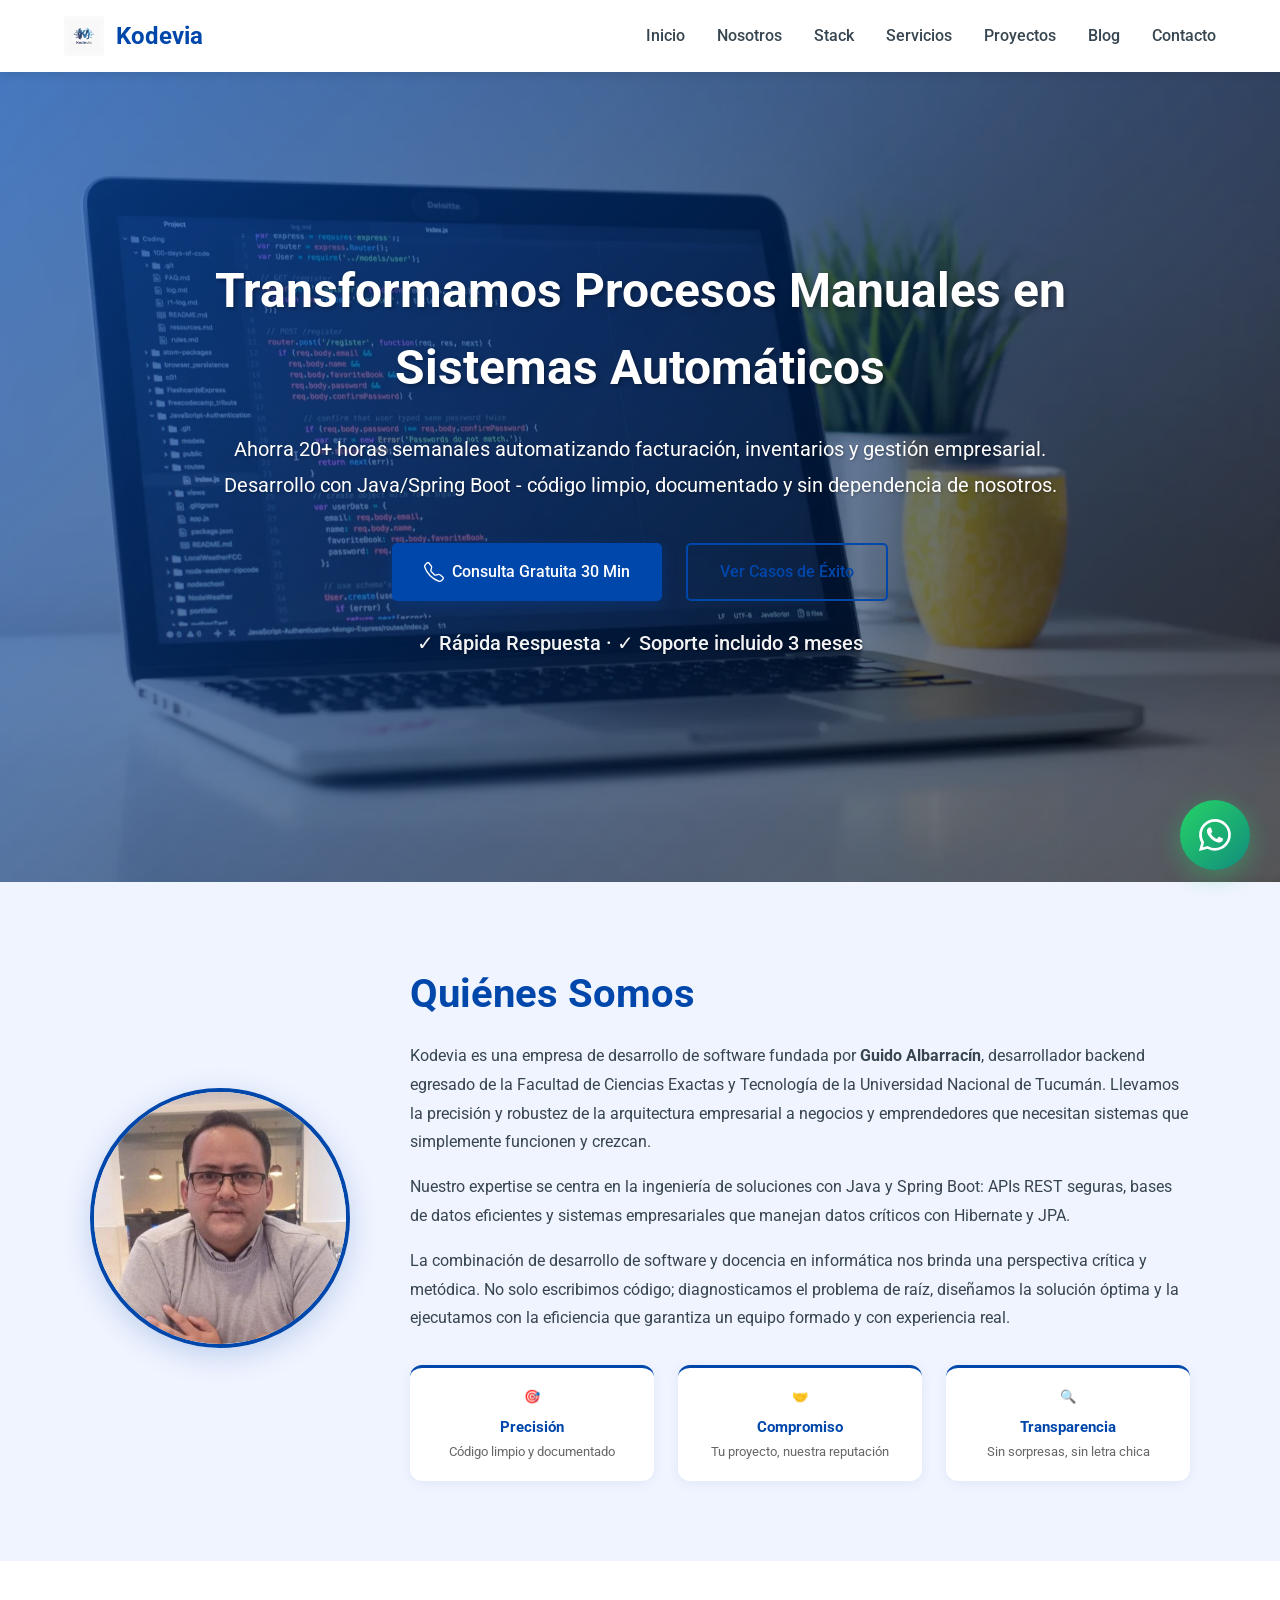
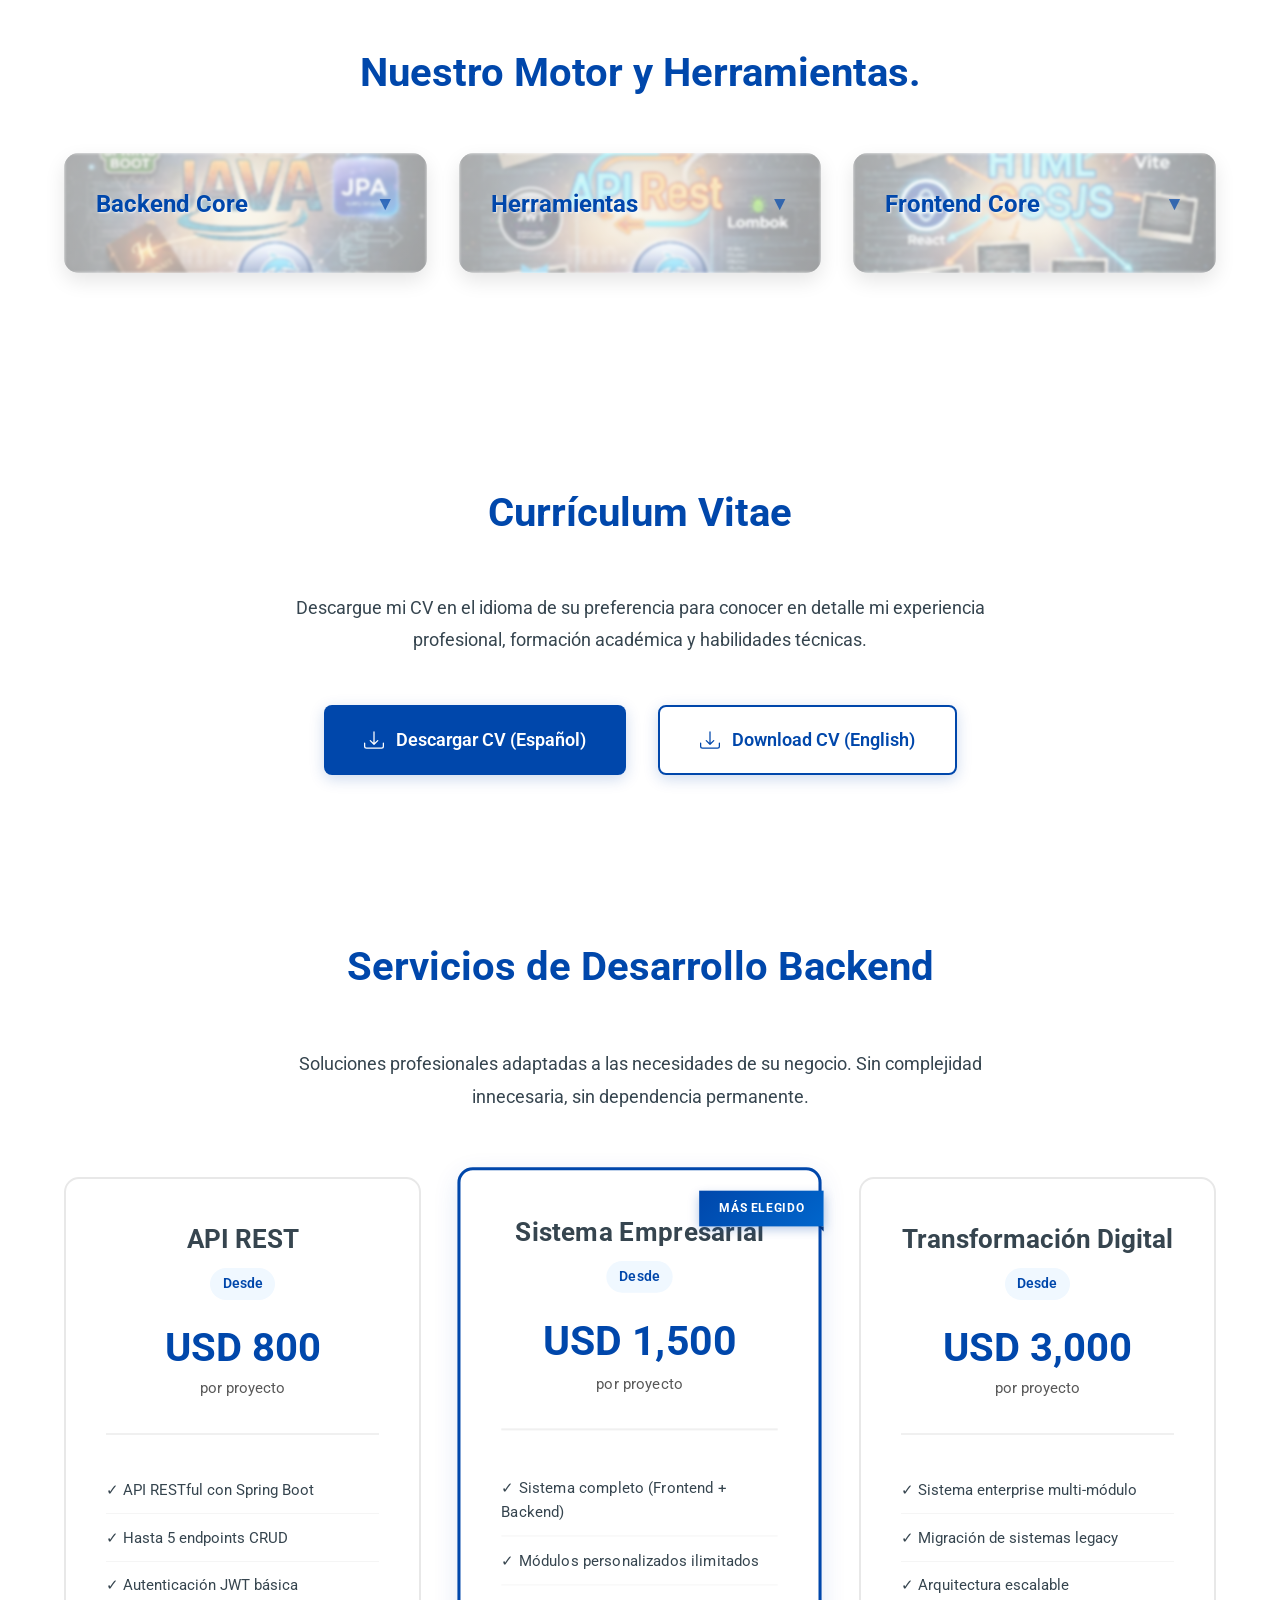
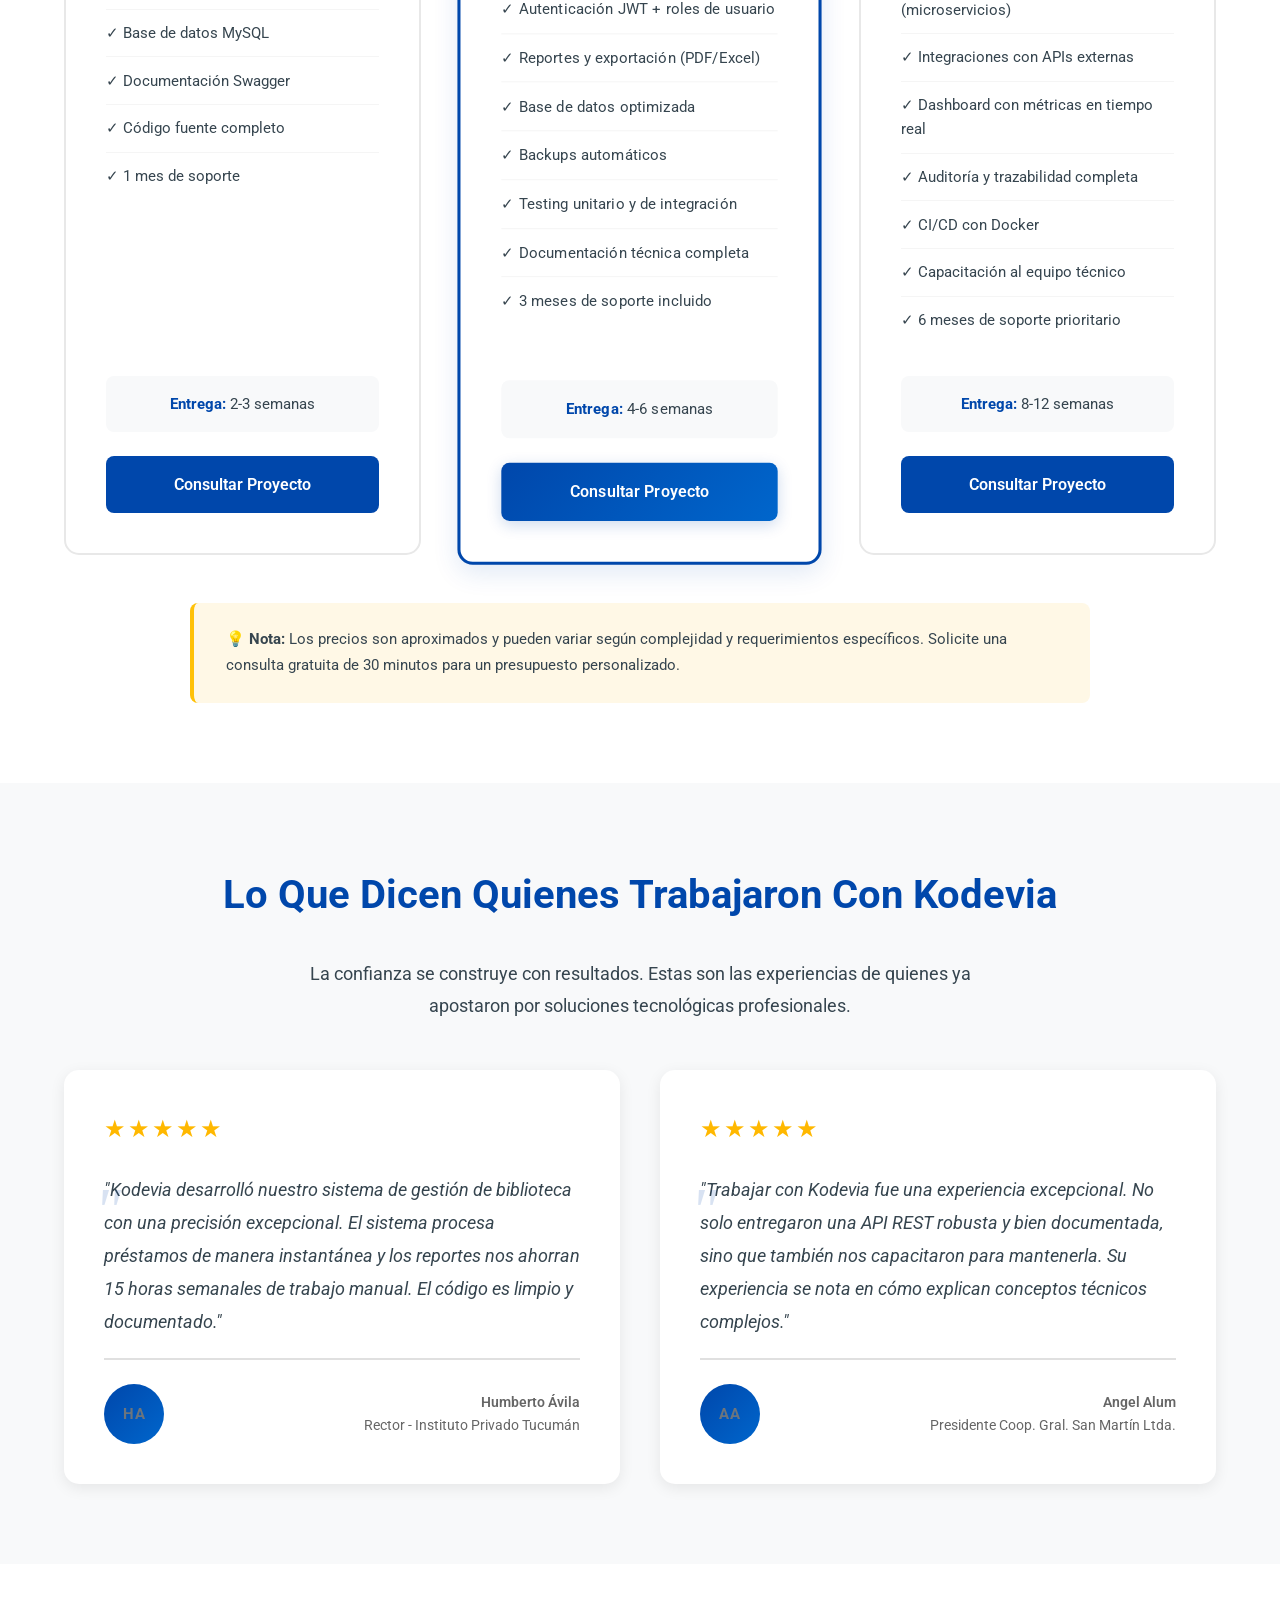
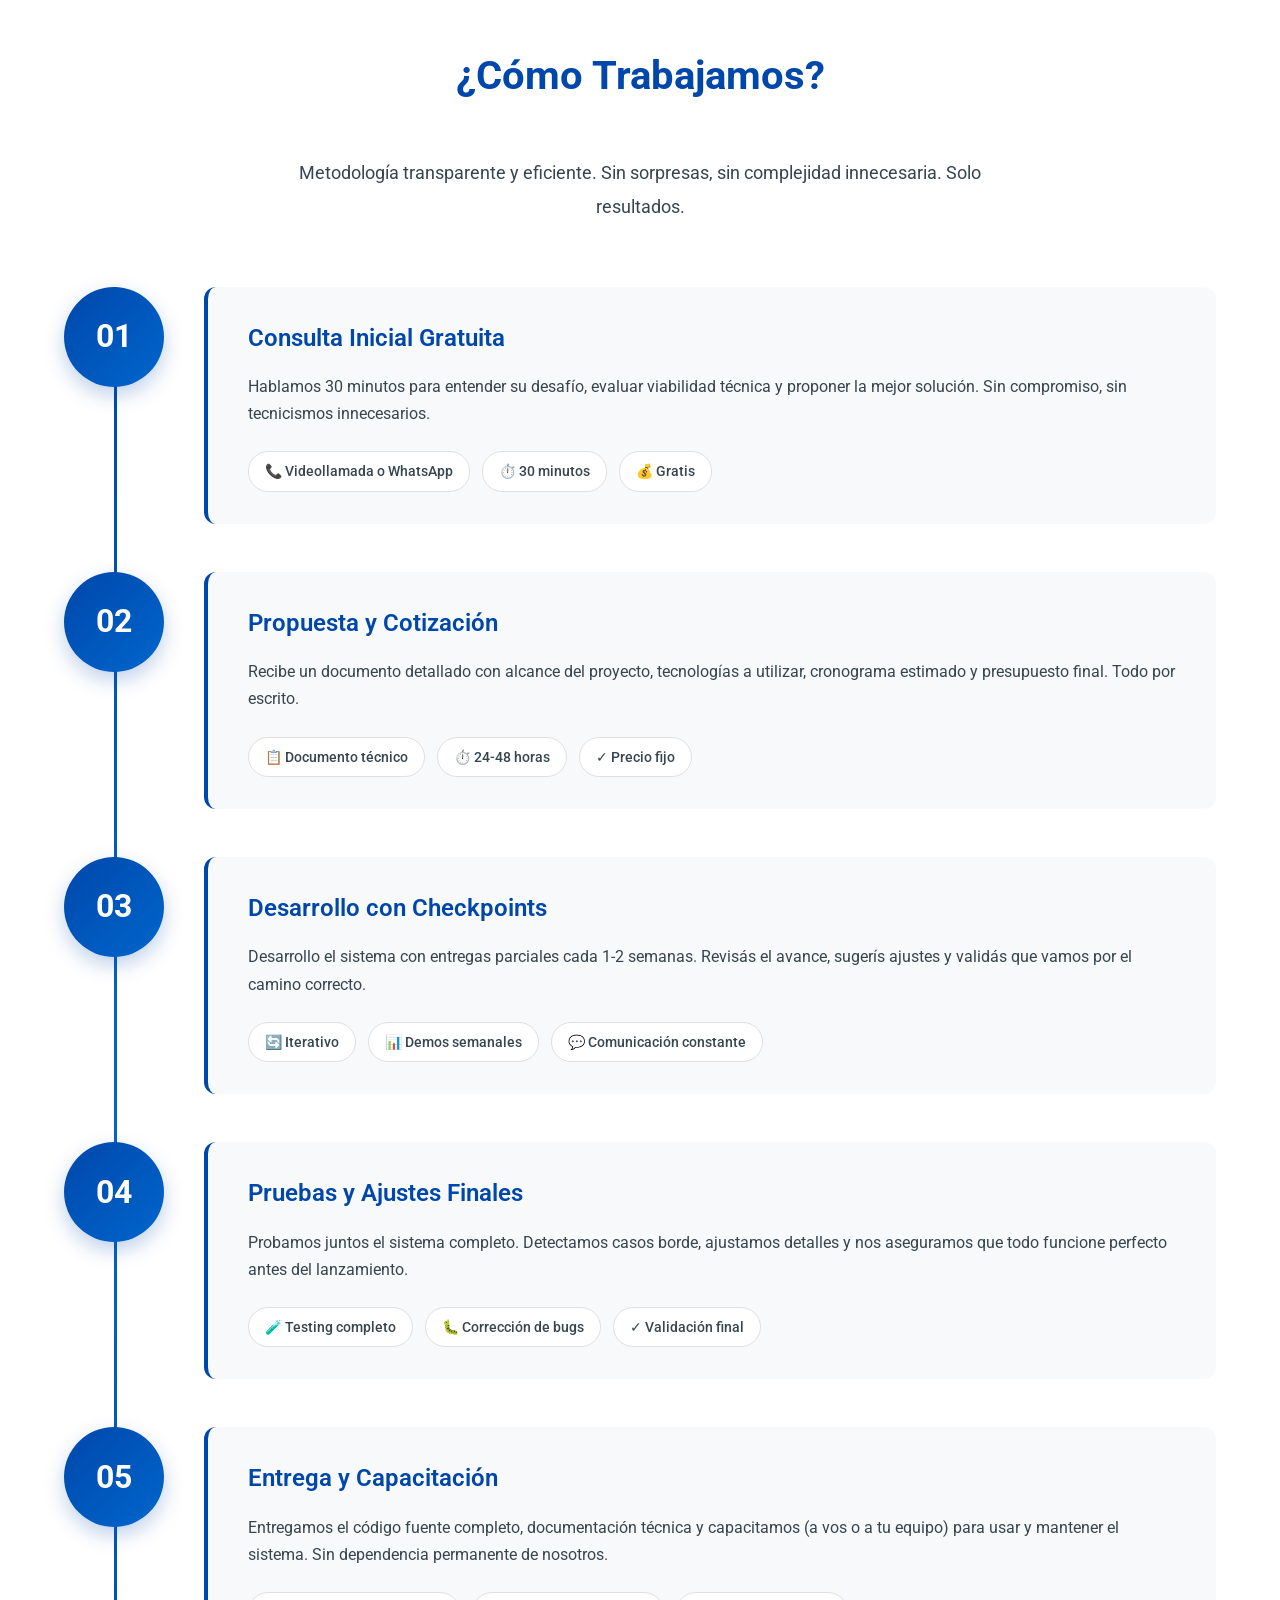
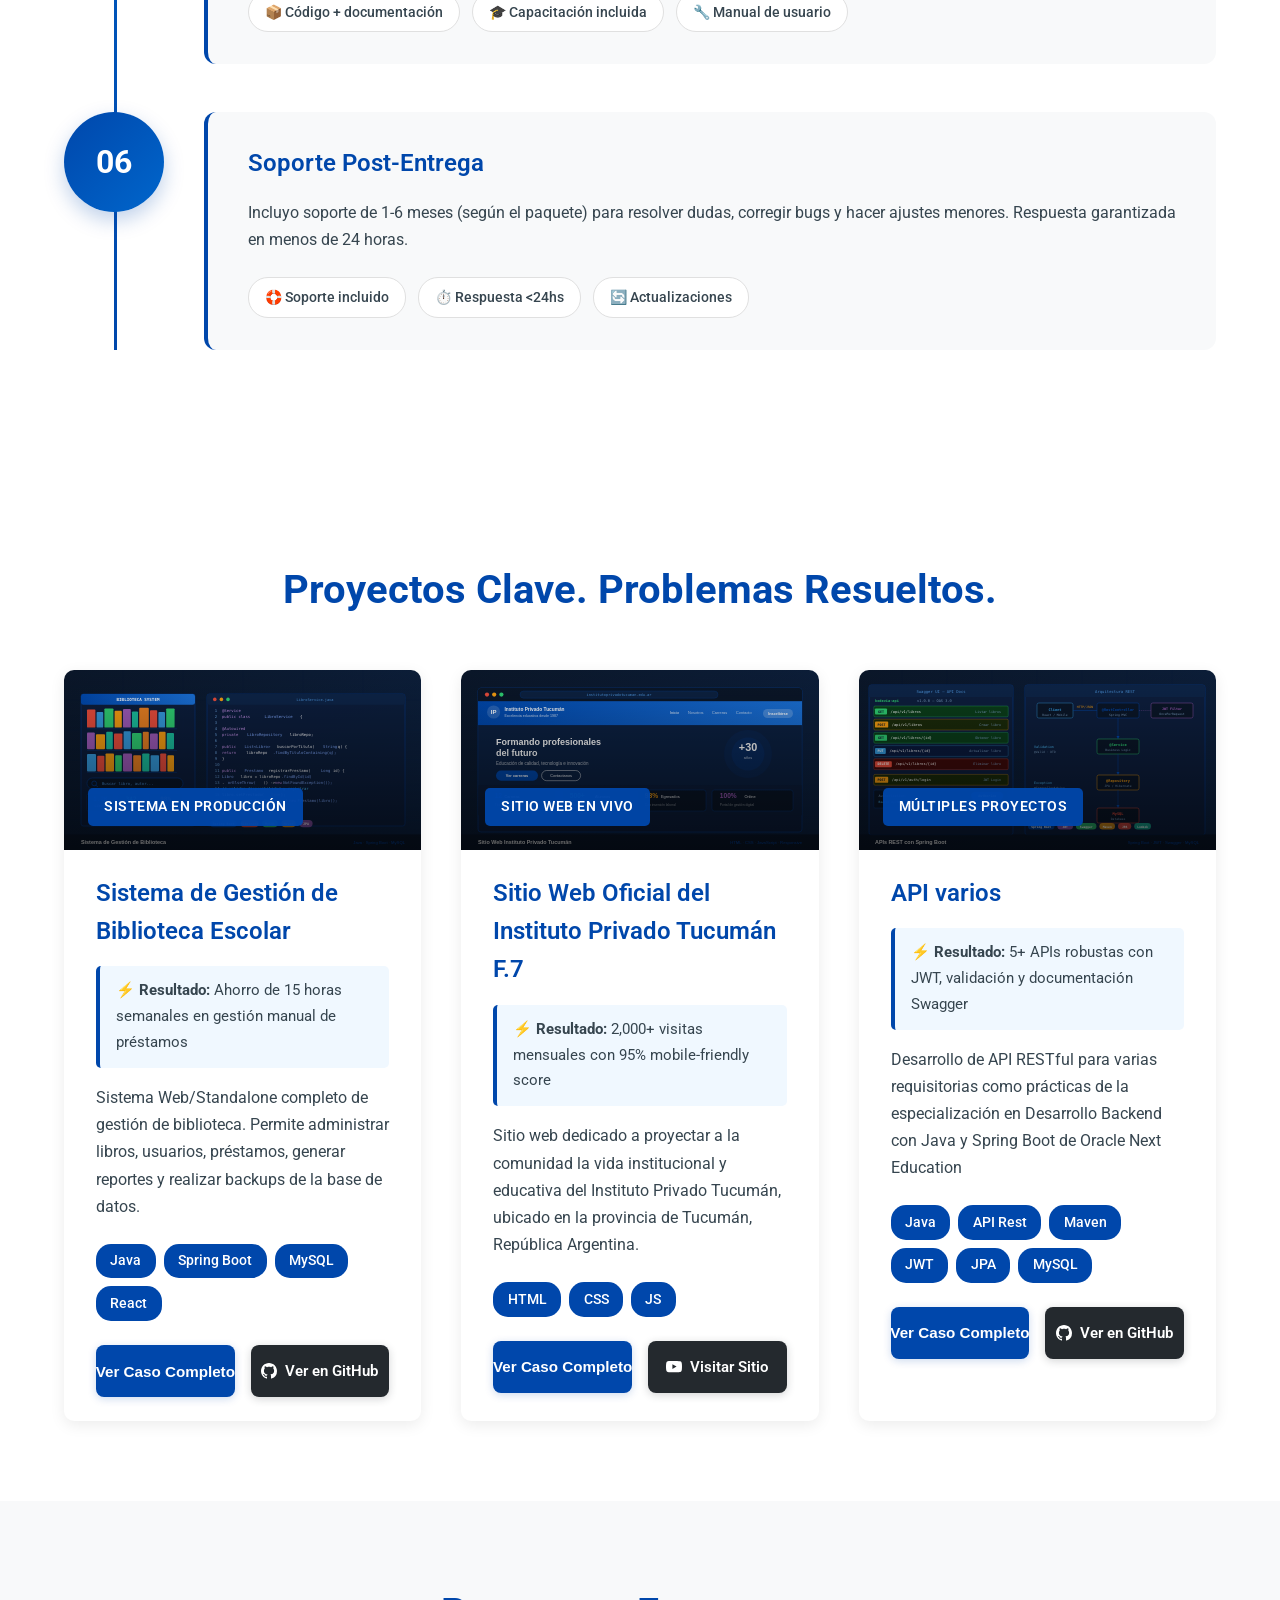
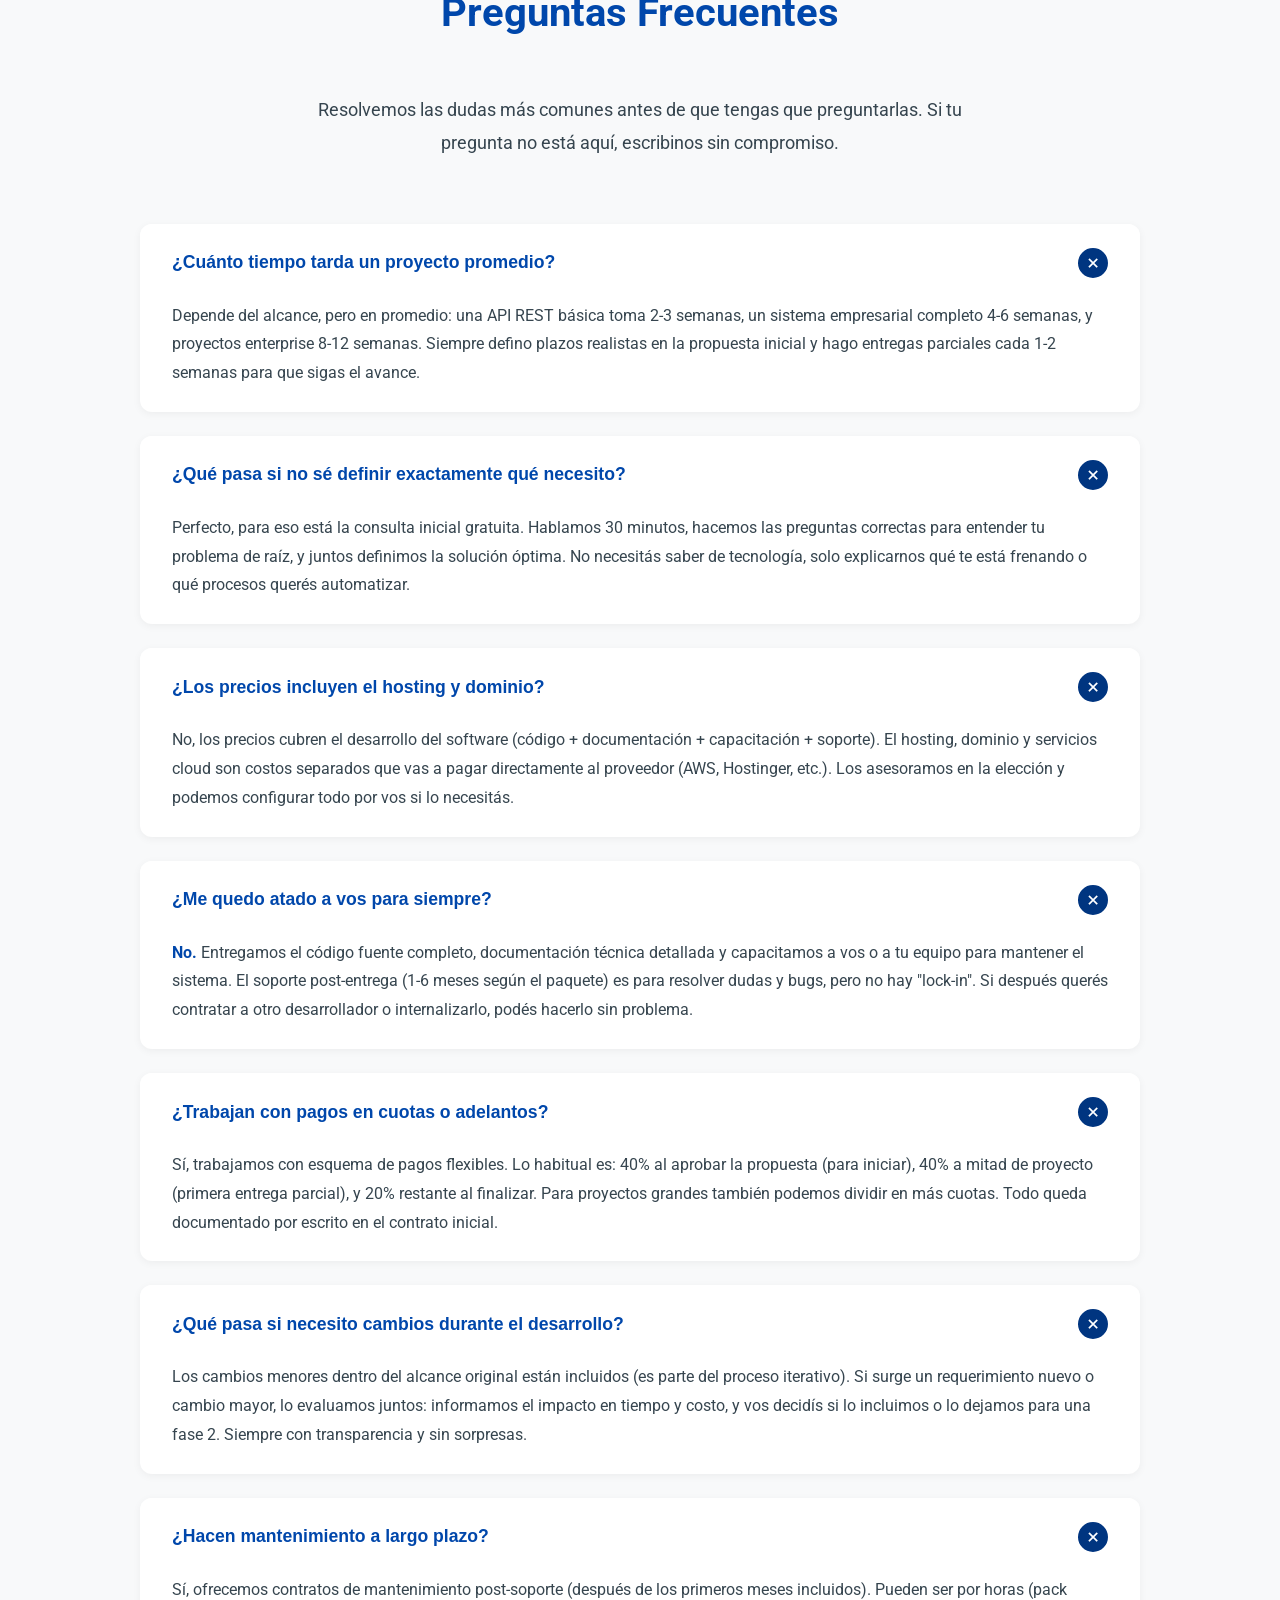
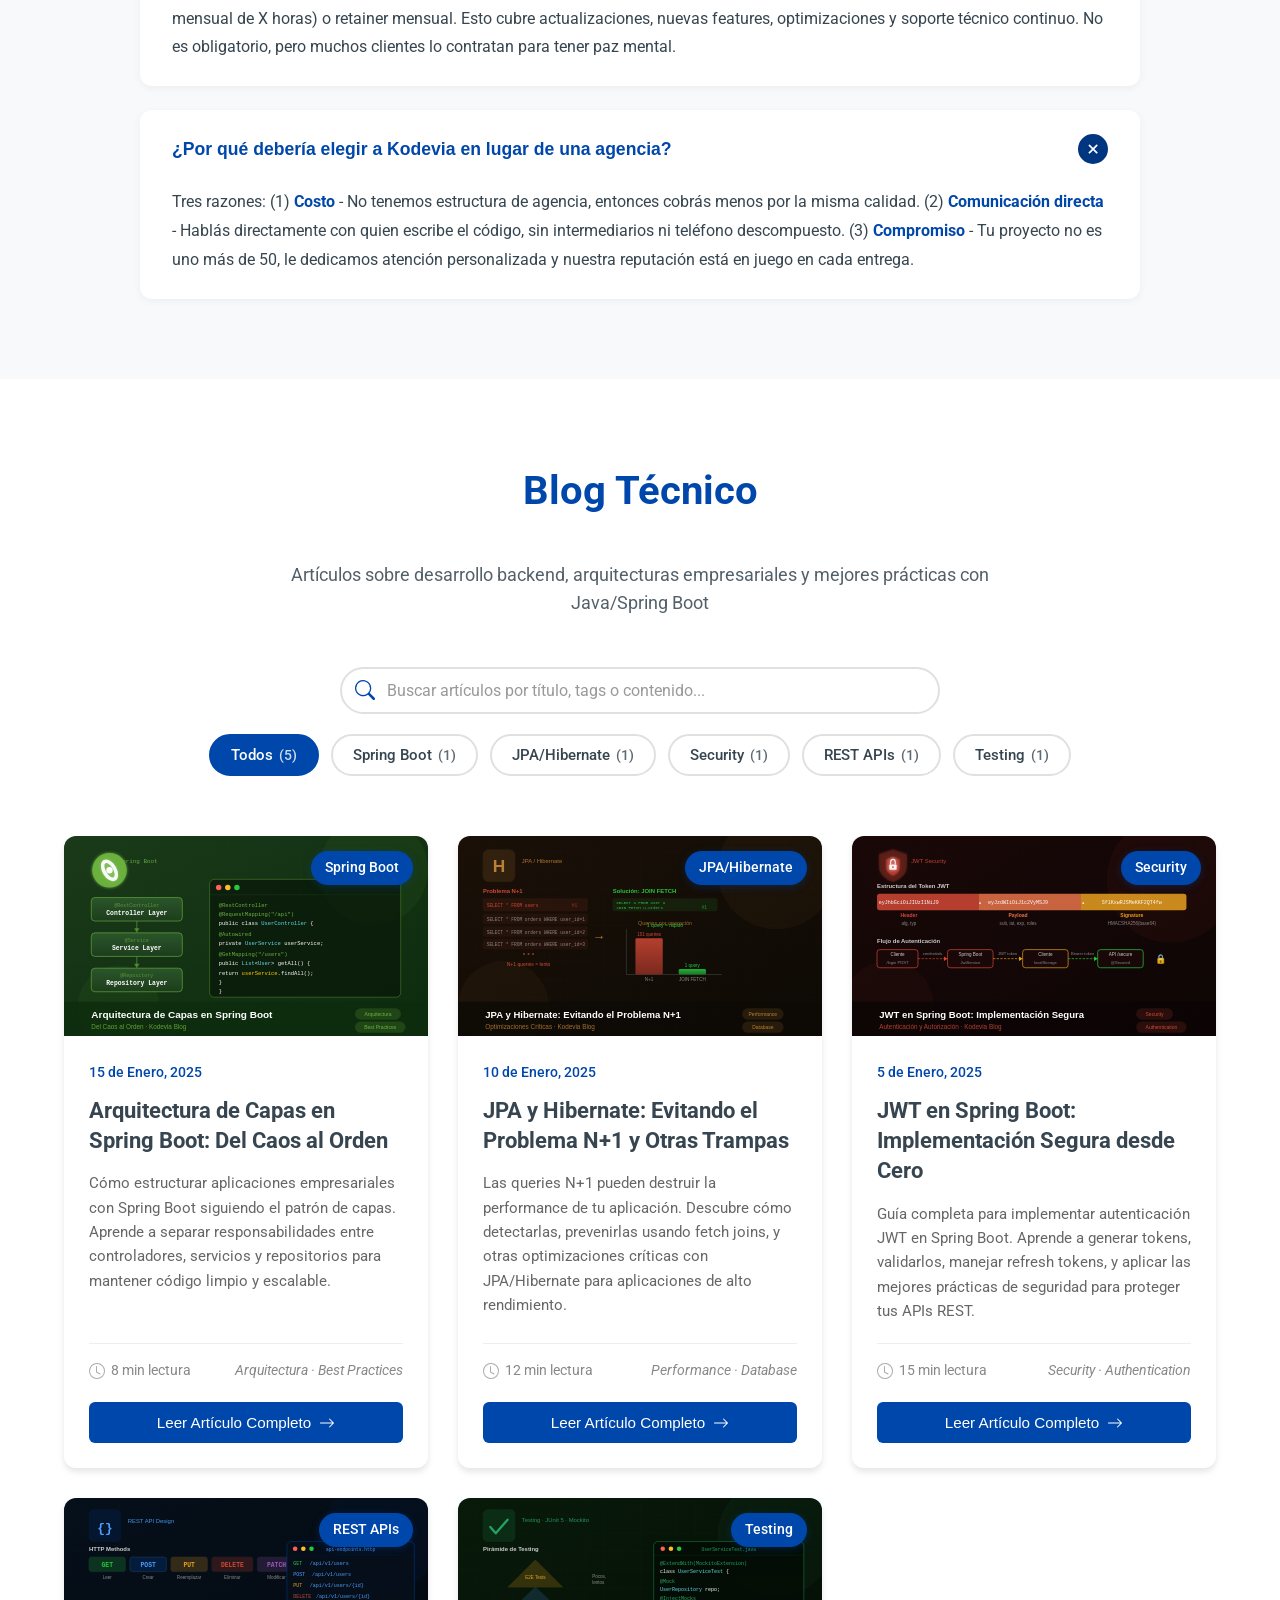
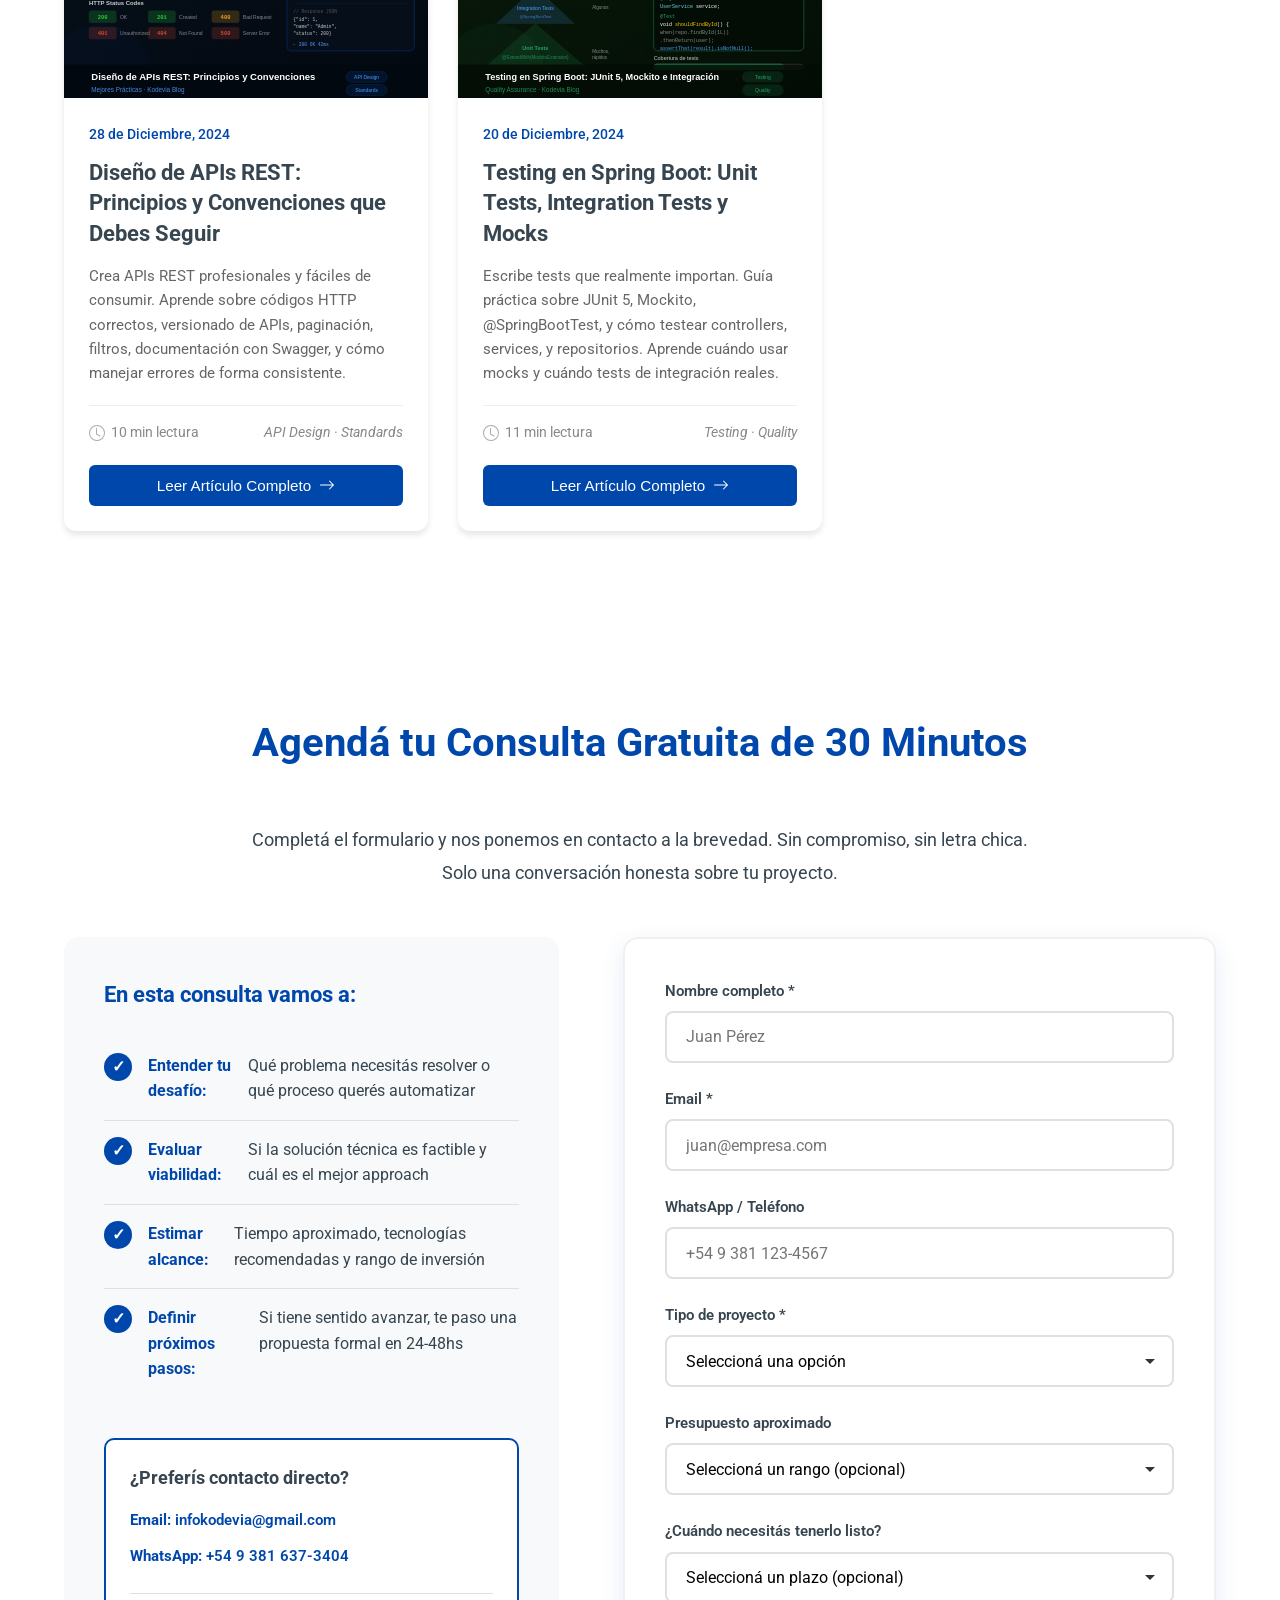
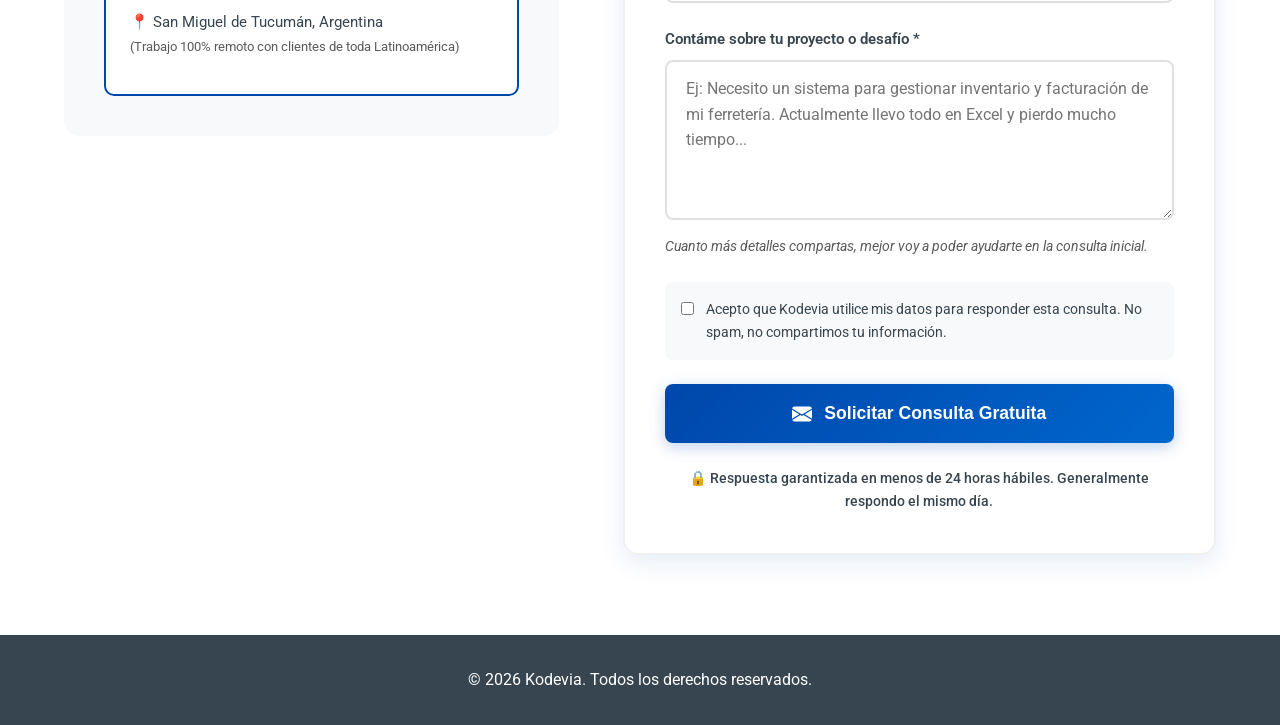
<file: frontend/index.html>
<!DOCTYPE html>
<html lang="es">
  <head>
    <meta charset="UTF-8" />
    <meta name="viewport" content="width=device-width, initial-scale=1.0" />
    <meta http-equiv="X-UA-Compatible" content="IE=edge" />

    <!-- SEO Meta Tags -->
    <title>
      Kodevia | Ingeniería de Software con Precisión - Desarrollo Java/Spring
      Boot
    </title>
    <meta
      name="description"
      content="Desarrollo de software empresarial con Java/Spring Boot. Sistemas de facturación, inventarios y gestión automática. Ahorra 20+ horas semanales. Tucumán, Argentina."
    />
    <meta
      name="keywords"
      content="desarrollo software, Java, Spring Boot, APIs REST, sistemas empresariales, facturación automática, inventarios, JPA, Hibernate, JWT, desarrollo backend, Tucumán, Argentina, automatización procesos, software a medida"
    />
    <meta name="author" content="Kodevia - Ingeniería de Software" />
    <meta
      name="robots"
      content="index, follow, max-image-preview:large, max-snippet:-1, max-video-preview:-1"
    />
    <meta name="language" content="Spanish" />
    <meta name="revisit-after" content="7 days" />
    <meta name="rating" content="general" />

    <!-- Open Graph / Facebook -->
    <meta property="og:type" content="website" />
    <meta property="og:url" content="https://kodevia.com/" />
    <meta
      property="og:title"
      content="Kodevia | Ingeniería de Software con Precisión - Desarrollo Java/Spring Boot"
    />
    <meta
      property="og:description"
      content="Transformo procesos manuales en sistemas automáticos. Desarrollo con Java/Spring Boot - código limpio, documentado y sin dependencia."
    />
    <meta property="og:image" content="https://kodevia.com/img/og-image.webp" />
    <meta property="og:image:width" content="1200" />
    <meta property="og:image:height" content="630" />
    <meta property="og:locale" content="es_AR" />
    <meta property="og:site_name" content="Kodevia" />

    <!-- Twitter -->
    <meta name="twitter:card" content="summary_large_image" />
    <meta name="twitter:url" content="https://kodevia.com/" />
    <meta
      name="twitter:title"
      content="Kodevia | Ingeniería de Software con Precisión"
    />
    <meta
      name="twitter:description"
      content="Transformo procesos manuales en sistemas automáticos. Desarrollo con Java/Spring Boot para pequeñas empresas."
    />
    <meta
      name="twitter:image"
      content="https://kodevia.com/img/og-image.webp"
    />

    <!-- Canonical URL -->
    <link rel="canonical" href="https://kodevia.com/" />

    <!-- Favicon -->
    <link rel="icon" type="image/webp" href="img/logo-kodevia.webp" />
    <link rel="apple-touch-icon" href="img/apple-touch-icon.webp" />
    <link rel="preconnect" href="https://fonts.googleapis.com" />
    <link rel="preconnect" href="https://fonts.gstatic.com" crossorigin />
    <link
      href="https://fonts.googleapis.com/css2?family=Roboto:wght@300;400;500;700&display=swap"
      rel="stylesheet"
    />
    <link rel="stylesheet" href="styles.css" />

    <!-- Schema.org Structured Data -->
    <script type="application/ld+json">
      {
        "@context": "https://schema.org",
        "@graph": [
          {
            "@type": "Organization",
            "@id": "https://kodevia.com/#organization",
            "name": "Kodevia",
            "url": "https://kodevia.com",
            "logo": {
              "@type": "ImageObject",
              "url": "https://kodevia.com/img/logo-kodevia.webp",
              "width": 120,
              "height": 40
            },
            "description": "Ingeniería de software con precisión. Desarrollo de sistemas empresariales con Java/Spring Boot.",
            "email": "infokodevia@gmail.com",
            "address": {
              "@type": "PostalAddress",
              "addressLocality": "San Miguel de Tucumán",
              "addressRegion": "Tucumán",
              "addressCountry": "AR"
            },
            "sameAs": ["https://github.com/kodevia"]
          },
          {
            "@type": "WebSite",
            "@id": "https://kodevia.com/#website",
            "url": "https://kodevia.com",
            "name": "Kodevia - Ingeniería de Software",
            "description": "Desarrollo de software empresarial con Java/Spring Boot",
            "publisher": {
              "@id": "https://kodevia.com/#organization"
            },
            "inLanguage": "es-AR"
          },
          {
            "@type": "ProfessionalService",
            "@id": "https://kodevia.com/#service",
            "name": "Kodevia - Desarrollo de Software",
            "image": "https://kodevia.com/img/logo-kodevia.webp",
            "telephone": "",
            "email": "infokodevia@gmail.com",
            "address": {
              "@type": "PostalAddress",
              "addressLocality": "San Miguel de Tucumán",
              "addressRegion": "Tucumán",
              "addressCountry": "AR"
            },
            "priceRange": "$$",
            "areaServed": {
              "@type": "Country",
              "name": "Argentina"
            },
            "serviceType": [
              "Software Development",
              "Backend Development",
              "API Development",
              "Enterprise Software"
            ],
            "url": "https://kodevia.com"
          },
          {
            "@type": "WebPage",
            "@id": "https://kodevia.com/#webpage",
            "url": "https://kodevia.com",
            "name": "Kodevia | Ingeniería de Software con Precisión",
            "isPartOf": {
              "@id": "https://kodevia.com/#website"
            },
            "about": {
              "@id": "https://kodevia.com/#organization"
            },
            "description": "Transformo procesos manuales en sistemas automáticos. Desarrollo con Java/Spring Boot - código limpio, documentado y sin dependencia.",
            "inLanguage": "es-AR"
          },
          {
            "@type": "Person",
            "@id": "https://kodevia.com/#person",
            "name": "Kodevia Developer",
            "jobTitle": "Software Engineer",
            "worksFor": {
              "@id": "https://kodevia.com/#organization"
            },
            "email": "infokodevia@gmail.com",
            "knowsAbout": [
              "Java",
              "Spring Boot",
              "REST APIs",
              "JPA",
              "Hibernate",
              "JWT",
              "MySQL",
              "Software Architecture"
            ],
            "address": {
              "@type": "PostalAddress",
              "addressLocality": "San Miguel de Tucumán",
              "addressRegion": "Tucumán",
              "addressCountry": "AR"
            }
          },
          {
            "@type": "CreativeWork",
            "@id": "https://kodevia.com/#proyecto-biblioteca",
            "name": "Sistema de Gestión de Biblioteca Escolar",
            "description": "Sistema Web/Standalone completo para gestión de biblioteca con Java/Spring Boot y React",
            "author": {
              "@id": "https://kodevia.com/#person"
            },
            "keywords": "Java, Spring Boot, React, MySQL, Sistema de Biblioteca",
            "programmingLanguage": ["Java", "JavaScript"],
            "runtimePlatform": "Spring Boot",
            "applicationCategory": "BusinessApplication"
          },
          {
            "@type": "CreativeWork",
            "@id": "https://kodevia.com/#proyecto-instituto",
            "name": "Sitio Web Institucional - Instituto Privado Tucumán",
            "description": "Portal moderno y responsive para proyección comunitaria con HTML5, CSS3 y JavaScript",
            "author": {
              "@id": "https://kodevia.com/#person"
            },
            "keywords": "HTML, CSS, JavaScript, Responsive, SEO",
            "programmingLanguage": ["HTML", "CSS", "JavaScript"],
            "applicationCategory": "WebApplication"
          },
          {
            "@type": "CreativeWork",
            "@id": "https://kodevia.com/#proyecto-apis",
            "name": "Portfolio de APIs REST con Spring Boot",
            "description": "Múltiples APIs REST siguiendo mejores prácticas con JWT, Swagger y testing completo",
            "author": {
              "@id": "https://kodevia.com/#person"
            },
            "keywords": "Java, Spring Boot, REST API, JWT, Swagger, JPA",
            "programmingLanguage": ["Java"],
            "runtimePlatform": "Spring Boot",
            "applicationCategory": "SoftwareApplication"
          },
          {
            "@type": "Blog",
            "@id": "https://kodevia.com/#blog",
            "name": "Blog Técnico Kodevia",
            "description": "Artículos sobre desarrollo backend, Spring Boot, JPA, JWT y mejores prácticas de ingeniería de software",
            "url": "https://kodevia.com/#blog",
            "inLanguage": "es-AR",
            "author": {
              "@id": "https://kodevia.com/#person"
            },
            "blogPost": [
              {
                "@type": "BlogPosting",
                "@id": "https://kodevia.com/#blog-spring-boot-arquitectura",
                "headline": "Arquitectura de Capas en Spring Boot: Del Caos al Orden",
                "description": "Cómo estructurar aplicaciones empresariales con Spring Boot siguiendo el patrón de capas",
                "datePublished": "2025-01-15",
                "dateModified": "2025-01-15",
                "author": {
                  "@id": "https://kodevia.com/#person"
                },
                "publisher": {
                  "@id": "https://kodevia.com/#organization"
                },
                "keywords": "Spring Boot, Arquitectura, Best Practices, Clean Code, Java",
                "articleSection": "Spring Boot",
                "wordCount": 2800,
                "timeRequired": "PT8M",
                "inLanguage": "es-AR"
              },
              {
                "@type": "BlogPosting",
                "@id": "https://kodevia.com/#blog-jpa-hibernate-optimizacion",
                "headline": "JPA y Hibernate: Evitando el Problema N+1 y Otras Trampas",
                "description": "Cómo detectar y prevenir el problema N+1 en JPA/Hibernate y otras optimizaciones críticas",
                "datePublished": "2025-01-10",
                "dateModified": "2025-01-10",
                "author": {
                  "@id": "https://kodevia.com/#person"
                },
                "publisher": {
                  "@id": "https://kodevia.com/#organization"
                },
                "keywords": "JPA, Hibernate, Performance, Database, Optimization, Java",
                "articleSection": "JPA/Hibernate",
                "wordCount": 3500,
                "timeRequired": "PT12M",
                "inLanguage": "es-AR"
              },
              {
                "@type": "BlogPosting",
                "@id": "https://kodevia.com/#blog-jwt-autenticacion-segura",
                "headline": "JWT en Spring Boot: Implementación Segura desde Cero",
                "description": "Guía completa para implementar autenticación JWT en Spring Boot con las mejores prácticas de seguridad",
                "datePublished": "2025-01-05",
                "dateModified": "2025-01-05",
                "author": {
                  "@id": "https://kodevia.com/#person"
                },
                "publisher": {
                  "@id": "https://kodevia.com/#organization"
                },
                "keywords": "JWT, Security, Authentication, Spring Boot, Spring Security, Java",
                "articleSection": "Security",
                "wordCount": 4200,
                "timeRequired": "PT15M",
                "inLanguage": "es-AR"
              },
              {
                "@type": "BlogPosting",
                "@id": "https://kodevia.com/#blog-rest-api-best-practices",
                "headline": "Diseño de APIs REST: Principios y Convenciones que Debes Seguir",
                "description": "Principios y convenciones para diseñar APIs REST profesionales, predecibles y escalables",
                "datePublished": "2024-12-28",
                "dateModified": "2024-12-28",
                "author": {
                  "@id": "https://kodevia.com/#person"
                },
                "publisher": {
                  "@id": "https://kodevia.com/#organization"
                },
                "keywords": "REST API, API Design, Standards, Best Practices, HTTP, Java, Spring Boot",
                "articleSection": "REST APIs",
                "wordCount": 3200,
                "timeRequired": "PT10M",
                "inLanguage": "es-AR"
              },
              {
                "@type": "BlogPosting",
                "@id": "https://kodevia.com/#blog-testing-spring-boot",
                "headline": "Testing en Spring Boot: Unit Tests, Integration Tests y Mocks",
                "description": "Guía completa sobre testing en Spring Boot con JUnit 5, Mockito y tests de integración",
                "datePublished": "2024-12-20",
                "dateModified": "2024-12-20",
                "author": {
                  "@id": "https://kodevia.com/#person"
                },
                "publisher": {
                  "@id": "https://kodevia.com/#organization"
                },
                "keywords": "Testing, JUnit, Mockito, Spring Boot, Quality, TDD, Java",
                "articleSection": "Testing",
                "wordCount": 3800,
                "timeRequired": "PT11M",
                "inLanguage": "es-AR"
              }
            ]
          }
        ]
      }
    </script>
  </head>
  <body>
    <!-- Progress Bar de Lectura -->
    <div class="reading-progress" id="readingProgress"></div>

    <!-- ==================== HEADER Y NAVEGACIÓN ==================== -->
    <header>
      <nav>
        <div class="logo-container">
          <img src="img/logo-kodevia.webp" alt="Logo Kodevia" />
          <h1>Kodevia</h1>
        </div>
        <ul class="nav-links" id="navLinks">
          <li><a href="#inicio">Inicio</a></li>
          <li><a href="#quienes-somos">Nosotros</a></li>
          <li><a href="#stack">Stack</a></li>
          <li><a href="#servicios">Servicios</a></li>
          <li><a href="#proyectos">Proyectos</a></li>
          <li><a href="#blog">Blog</a></li>
          <li><a href="#contacto">Contacto</a></li>
        </ul>
        <div class="menu-toggle" id="menuToggle">
          <span></span>
          <span></span>
          <span></span>
        </div>
      </nav>
    </header>

    <!-- ==================== SECCIÓN HERO ==================== -->
    <section id="inicio">
      <!-- Slideshow de imágenes de fondo -->
      <div class="hero-slideshow hero-parallax">
        <div
          class="hero-slide active"
          style="background-image: url('img/hero/hero1.webp')"
        ></div>
        <div
          class="hero-slide"
          style="background-image: url('img/hero/hero2.webp')"
        ></div>
        <div
          class="hero-slide"
          style="background-image: url('img/hero/hero3.webp')"
        ></div>
      </div>
      <!-- Overlay para mejorar legibilidad del texto -->
      <div class="hero-overlay"></div>
      <!-- Contenido del hero -->
      <div class="hero-content">
        <h2>Transformamos Procesos Manuales en Sistemas Automáticos</h2>
        <p>
          Ahorra 20+ horas semanales automatizando facturación, inventarios y
          gestión empresarial. Desarrollo con Java/Spring Boot - código limpio,
          documentado y sin dependencia de nosotros.
        </p>
        <div class="cta-buttons">
          <a href="#contacto" class="btn-primary">
            <svg
              xmlns="http://www.w3.org/2000/svg"
              width="20"
              height="20"
              fill="currentColor"
              viewBox="0 0 16 16"
              style="margin-right: 8px"
            >
              <path
                d="M3.654 1.328a.678.678 0 0 0-1.015-.063L1.605 2.3c-.483.484-.661 1.169-.45 1.77a17.568 17.568 0 0 0 4.168 6.608 17.569 17.569 0 0 0 6.608 4.168c.601.211 1.286.033 1.77-.45l1.034-1.034a.678.678 0 0 0-.063-1.015l-2.307-1.794a.678.678 0 0 0-.58-.122l-2.19.547a1.745 1.745 0 0 1-1.657-.459L5.482 8.062a1.745 1.745 0 0 1-.46-1.657l.548-2.19a.678.678 0 0 0-.122-.58L3.654 1.328zM1.884.511a1.745 1.745 0 0 1 2.612.163L6.29 2.98c.329.423.445.974.315 1.494l-.547 2.19a.678.678 0 0 0 .178.643l2.457 2.457a.678.678 0 0 0 .644.178l2.189-.547a1.745 1.745 0 0 1 1.494.315l2.306 1.794c.829.645.905 1.87.163 2.611l-1.034 1.034c-.74.74-1.846 1.065-2.877.702a18.634 18.634 0 0 1-7.01-4.42 18.634 18.634 0 0 1-4.42-7.009c-.362-1.03-.037-2.137.703-2.877L1.885.511z"
              />
            </svg>
            Consulta Gratuita 30 Min
          </a>
          <a href="#proyectos" class="btn-secondary">Ver Casos de Éxito</a>
        </div>
        <p class="hero-guarantee">
          ✓ Rápida Respuesta · ✓ Soporte incluido 3 meses
        </p>
      </div>
    </section>

    <!-- ==================== SECCIÓN QUIÉNES SOMOS ==================== -->
    <section id="quienes-somos">
      <div class="quienes-container">
        <div class="quienes-foto">
          <img
            src="img/foto-perfil.webp"
            alt="Guido Albarracín - Fundador de Kodevia, Desarrollador Backend Java/Spring Boot"
            loading="lazy"
            width="300"
            height="300"
            class="profile-photo"
          />
        </div>
        <div class="quienes-contenido">
          <h2 class="section-title reveal" style="text-align:left; margin-bottom: 1rem;">Quiénes Somos</h2>
          <p>
            Kodevia es una empresa de desarrollo de software fundada por
            <strong>Guido Albarracín</strong>, desarrollador backend egresado de
            la Facultad de Ciencias Exactas y Tecnología de la Universidad
            Nacional de Tucumán. Llevamos la precisión y robustez de la
            arquitectura empresarial a negocios y emprendedores que necesitan
            sistemas que simplemente funcionen y crezcan.
          </p>
          <p>
            Nuestro expertise se centra en la ingeniería de soluciones con Java
            y Spring Boot: APIs REST seguras, bases de datos eficientes y
            sistemas empresariales que manejan datos críticos con Hibernate y JPA.
          </p>
          <p>
            La combinación de desarrollo de software y docencia en informática
            nos brinda una perspectiva crítica y metódica. No solo escribimos
            código; diagnosticamos el problema de raíz, diseñamos la solución
            óptima y la ejecutamos con la eficiencia que garantiza un equipo
            formado y con experiencia real.
          </p>
          <div class="quienes-pilares">
            <div class="pilar">
              <span class="pilar-icono">🎯</span>
              <strong>Precisión</strong>
              <span>Código limpio y documentado</span>
            </div>
            <div class="pilar">
              <span class="pilar-icono">🤝</span>
              <strong>Compromiso</strong>
              <span>Tu proyecto, nuestra reputación</span>
            </div>
            <div class="pilar">
              <span class="pilar-icono">🔍</span>
              <strong>Transparencia</strong>
              <span>Sin sorpresas, sin letra chica</span>
            </div>
          </div>
        </div>
      </div>
    </section>

    <!-- ==================== SECCIÓN STACK TECNOLÓGICO ==================== -->
    <section id="stack">
      <h2 class="section-title reveal">Nuestro Motor y Herramientas.</h2>
      <div class="tech-groups">
        <div class="tech-group stagger-item" data-tech="backend">
          <div
            class="tech-group-bg"
            data-bg="img/stack/backend-core.webp"
          ></div>
          <div class="tech-group-header">
            <h3>Backend Core</h3>
            <span class="tech-expand-icon">▼</span>
          </div>
          <div class="tech-tags">
            <span class="tech-tag">Java</span>
            <span class="tech-tag">Spring Boot</span>
            <span class="tech-tag">Hibernate</span>
            <span class="tech-tag">JPA</span>
            <span class="tech-tag">MySQL</span>
          </div>
        </div>
        <div class="tech-group stagger-item" data-tech="tools">
          <div
            class="tech-group-bg"
            data-bg="img/stack/herramientas.webp"
          ></div>
          <div class="tech-group-header">
            <h3>Herramientas</h3>
            <span class="tech-expand-icon">▼</span>
          </div>
          <div class="tech-tags">
            <span class="tech-tag">API Rest</span>
            <span class="tech-tag">JWT</span>
            <span class="tech-tag">Maven</span>
            <span class="tech-tag">Lombok</span>
            <span class="tech-tag">Git/GitHub</span>
          </div>
        </div>
        <div class="tech-group stagger-item" data-tech="frontend">
          <div
            class="tech-group-bg"
            data-bg="img/stack/frontend-core.webp"
          ></div>
          <div class="tech-group-header">
            <h3>Frontend Core</h3>
            <span class="tech-expand-icon">▼</span>
          </div>
          <div class="tech-tags">
            <span class="tech-tag">HTML</span>
            <span class="tech-tag">CSS</span>
            <span class="tech-tag">JS</span>
            <span class="tech-tag">React</span>
            <span class="tech-tag">Vite</span>
          </div>
        </div>
      </div>
    </section>

    <!-- ==================== SECCIÓN CV ==================== -->
    <section id="cv">
      <h2 class="section-title reveal">Currículum Vitae</h2>
      <p class="cv-description">
        Descargue mi CV en el idioma de su preferencia para conocer en detalle
        mi experiencia profesional, formación académica y habilidades técnicas.
      </p>
      <div class="cv-buttons">
        <a
          href="docs/CV-Guido Albarracín-spa.pdf"
          download="CV-Guido-Albarracin-Espanol.pdf"
          class="btn-cv btn-cv-spanish"
        >
          <svg
            xmlns="http://www.w3.org/2000/svg"
            width="20"
            height="20"
            fill="currentColor"
            viewBox="0 0 16 16"
          >
            <path
              d="M.5 9.9a.5.5 0 0 1 .5.5v2.5a1 1 0 0 0 1 1h12a1 1 0 0 0 1-1v-2.5a.5.5 0 0 1 1 0v2.5a2 2 0 0 1-2 2H2a2 2 0 0 1-2-2v-2.5a.5.5 0 0 1 .5-.5z"
            />
            <path
              d="M7.646 11.854a.5.5 0 0 0 .708 0l3-3a.5.5 0 0 0-.708-.708L8.5 10.293V1.5a.5.5 0 0 0-1 0v8.793L5.354 8.146a.5.5 0 1 0-.708.708l3 3z"
            />
          </svg>
          Descargar CV (Español)
        </a>
        <a
          href="docs/Guido-CV-eng.pdf"
          download="Guido-Albarracin-CV-English.pdf"
          class="btn-cv btn-cv-english"
        >
          <svg
            xmlns="http://www.w3.org/2000/svg"
            width="20"
            height="20"
            fill="currentColor"
            viewBox="0 0 16 16"
          >
            <path
              d="M.5 9.9a.5.5 0 0 1 .5.5v2.5a1 1 0 0 0 1 1h12a1 1 0 0 0 1-1v-2.5a.5.5 0 0 1 1 0v2.5a2 2 0 0 1-2 2H2a2 2 0 0 1-2-2v-2.5a.5.5 0 0 1 .5-.5z"
            />
            <path
              d="M7.646 11.854a.5.5 0 0 0 .708 0l3-3a.5.5 0 0 0-.708-.708L8.5 10.293V1.5a.5.5 0 0 0-1 0v8.793L5.354 8.146a.5.5 0 1 0-.708.708l3 3z"
            />
          </svg>
          Download CV (English)
        </a>
      </div>
    </section>

    <!-- ==================== SECCIÓN SERVICIOS ==================== -->
    <section id="servicios">
      <div class="servicios-container">
        <h2 class="section-title reveal">Servicios de Desarrollo Backend</h2>
        <p class="servicios-subtitle">
          Soluciones profesionales adaptadas a las necesidades de su negocio.
          Sin complejidad innecesaria, sin dependencia permanente.
        </p>
        <div class="servicios-grid">
          <!-- Paquete Básico -->
          <article class="servicio-card servicio-basico">
            <div class="servicio-header">
              <h3>API REST</h3>
              <span class="servicio-badge">Desde</span>
            </div>
            <div class="servicio-precio">
              <span class="precio-monto">USD 800</span>
              <span class="precio-periodo">por proyecto</span>
            </div>
            <ul class="servicio-features">
              <li>✓ API RESTful con Spring Boot</li>
              <li>✓ Hasta 5 endpoints CRUD</li>
              <li>✓ Autenticación JWT básica</li>
              <li>✓ Base de datos MySQL</li>
              <li>✓ Documentación Swagger</li>
              <li>✓ Código fuente completo</li>
              <li>✓ 1 mes de soporte</li>
            </ul>
            <div class="servicio-tiempo">
              <strong>Entrega:</strong> 2-3 semanas
            </div>
            <a href="#contacto" class="btn-servicio">Consultar Proyecto</a>
          </article>

          <!-- Paquete Profesional -->
          <article class="servicio-card servicio-profesional destacado">
            <div class="servicio-ribbon">MÁS ELEGIDO</div>
            <div class="servicio-header">
              <h3>Sistema Empresarial</h3>
              <span class="servicio-badge">Desde</span>
            </div>
            <div class="servicio-precio">
              <span class="precio-monto">USD 1,500</span>
              <span class="precio-periodo">por proyecto</span>
            </div>
            <ul class="servicio-features">
              <li>✓ Sistema completo (Frontend + Backend)</li>
              <li>✓ Módulos personalizados ilimitados</li>
              <li>✓ Autenticación JWT + roles de usuario</li>
              <li>✓ Reportes y exportación (PDF/Excel)</li>
              <li>✓ Base de datos optimizada</li>
              <li>✓ Backups automáticos</li>
              <li>✓ Testing unitario y de integración</li>
              <li>✓ Documentación técnica completa</li>
              <li>✓ 3 meses de soporte incluido</li>
            </ul>
            <div class="servicio-tiempo">
              <strong>Entrega:</strong> 4-6 semanas
            </div>
            <a href="#contacto" class="btn-servicio">Consultar Proyecto</a>
          </article>

          <!-- Paquete Premium -->
          <article class="servicio-card servicio-premium">
            <div class="servicio-header">
              <h3>Transformación Digital</h3>
              <span class="servicio-badge">Desde</span>
            </div>
            <div class="servicio-precio">
              <span class="precio-monto">USD 3,000</span>
              <span class="precio-periodo">por proyecto</span>
            </div>
            <ul class="servicio-features">
              <li>✓ Sistema enterprise multi-módulo</li>
              <li>✓ Migración de sistemas legacy</li>
              <li>✓ Arquitectura escalable (microservicios)</li>
              <li>✓ Integraciones con APIs externas</li>
              <li>✓ Dashboard con métricas en tiempo real</li>
              <li>✓ Auditoría y trazabilidad completa</li>
              <li>✓ CI/CD con Docker</li>
              <li>✓ Capacitación al equipo técnico</li>
              <li>✓ 6 meses de soporte prioritario</li>
            </ul>
            <div class="servicio-tiempo">
              <strong>Entrega:</strong> 8-12 semanas
            </div>
            <a href="#contacto" class="btn-servicio">Consultar Proyecto</a>
          </article>
        </div>
        <div class="servicios-nota">
          <p>
            💡 <strong>Nota:</strong> Los precios son aproximados y pueden
            variar según complejidad y requerimientos específicos. Solicite una
            consulta gratuita de 30 minutos para un presupuesto personalizado.
          </p>
        </div>
      </div>
    </section>

    <!-- ==================== SECCIÓN TESTIMONIOS ==================== -->
    <section id="testimonios">
      <div class="testimonios-container">
        <h2 class="section-title reveal">
          Lo Que Dicen Quienes Trabajaron Con Kodevia
        </h2>
        <p class="testimonios-subtitle">
          La confianza se construye con resultados. Estas son las experiencias
          de quienes ya apostaron por soluciones tecnológicas profesionales.
        </p>
        <div class="testimonios-grid">
          <article class="testimonio-card stagger-item">
            <div class="testimonio-rating">★★★★★</div>
            <p class="testimonio-texto">
              "Kodevia desarrolló nuestro sistema de gestión de biblioteca con una
              precisión excepcional. El sistema procesa préstamos de manera
              instantánea y los reportes nos ahorran 15 horas semanales de
              trabajo manual. El código es limpio y documentado."
            </p>
            <div class="testimonio-autor">
              <div class="testimonio-avatar">
                <span>HA</span>
              </div>
              <div class="testimonio-info">
                <p class="testimonio-nombre">Humberto Ávila</p>
                <p>Rector - Instituto Privado Tucumán</p>
              </div>
            </div>
          </article>

          <article class="testimonio-card stagger-item">
            <div class="testimonio-rating">★★★★★</div>
            <p class="testimonio-texto">
              "Trabajar con Kodevia fue una experiencia excepcional. No solo
              entregaron una API REST robusta y bien documentada, sino que también
              nos capacitaron para mantenerla. Su experiencia se nota
              en cómo explican conceptos técnicos complejos."
            </p>
            <div class="testimonio-autor">
              <div class="testimonio-avatar">
                <span>AA</span>
              </div>
              <div class="testimonio-info">
                <p class="testimonio-nombre">Angel Alum</p>
                <p>Presidente Coop. Gral. San Martín Ltda.</p>
              </div>
            </div>
          </article>

        </div>
      </div>
    </section>

    <!-- ==================== SECCIÓN CÓMO TRABAJO ==================== -->
    <section id="proceso">
      <div class="proceso-container">
        <h2 class="section-title reveal">¿Cómo Trabajamos?</h2>
        <p class="proceso-subtitle">
          Metodología transparente y eficiente. Sin sorpresas, sin complejidad
          innecesaria. Solo resultados.
        </p>
        <div class="proceso-timeline">
          <!-- Paso 1 -->
          <article class="proceso-step stagger-item">
            <div class="proceso-numero">
              <span>01</span>
            </div>
            <div class="proceso-contenido">
              <h3>Consulta Inicial Gratuita</h3>
              <p>
                Hablamos 30 minutos para entender su desafío, evaluar viabilidad
                técnica y proponer la mejor solución. Sin compromiso, sin
                tecnicismos innecesarios.
              </p>
              <div class="proceso-detalles">
                <span class="proceso-tag">📞 Videollamada o WhatsApp</span>
                <span class="proceso-tag">⏱️ 30 minutos</span>
                <span class="proceso-tag">💰 Gratis</span>
              </div>
            </div>
          </article>

          <!-- Paso 2 -->
          <article class="proceso-step stagger-item">
            <div class="proceso-numero">
              <span>02</span>
            </div>
            <div class="proceso-contenido">
              <h3>Propuesta y Cotización</h3>
              <p>
                Recibe un documento detallado con alcance del proyecto,
                tecnologías a utilizar, cronograma estimado y presupuesto final.
                Todo por escrito.
              </p>
              <div class="proceso-detalles">
                <span class="proceso-tag">📋 Documento técnico</span>
                <span class="proceso-tag">⏱️ 24-48 horas</span>
                <span class="proceso-tag">✓ Precio fijo</span>
              </div>
            </div>
          </article>

          <!-- Paso 3 -->
          <article class="proceso-step stagger-item">
            <div class="proceso-numero">
              <span>03</span>
            </div>
            <div class="proceso-contenido">
              <h3>Desarrollo con Checkpoints</h3>
              <p>
                Desarrollo el sistema con entregas parciales cada 1-2 semanas.
                Revisás el avance, sugerís ajustes y validás que vamos por el
                camino correcto.
              </p>
              <div class="proceso-detalles">
                <span class="proceso-tag">🔄 Iterativo</span>
                <span class="proceso-tag">📊 Demos semanales</span>
                <span class="proceso-tag">💬 Comunicación constante</span>
              </div>
            </div>
          </article>

          <!-- Paso 4 -->
          <article class="proceso-step stagger-item">
            <div class="proceso-numero">
              <span>04</span>
            </div>
            <div class="proceso-contenido">
              <h3>Pruebas y Ajustes Finales</h3>
              <p>
                Probamos juntos el sistema completo. Detectamos casos borde,
                ajustamos detalles y nos aseguramos que todo funcione perfecto
                antes del lanzamiento.
              </p>
              <div class="proceso-detalles">
                <span class="proceso-tag">🧪 Testing completo</span>
                <span class="proceso-tag">🐛 Corrección de bugs</span>
                <span class="proceso-tag">✓ Validación final</span>
              </div>
            </div>
          </article>

          <!-- Paso 5 -->
          <article class="proceso-step stagger-item">
            <div class="proceso-numero">
              <span>05</span>
            </div>
            <div class="proceso-contenido">
              <h3>Entrega y Capacitación</h3>
              <p>
                Entregamos el código fuente completo, documentación técnica y
                capacitamos (a vos o a tu equipo) para usar y mantener el sistema. Sin
                dependencia permanente de nosotros.
              </p>
              <div class="proceso-detalles">
                <span class="proceso-tag">📦 Código + documentación</span>
                <span class="proceso-tag">🎓 Capacitación incluida</span>
                <span class="proceso-tag">🔧 Manual de usuario</span>
              </div>
            </div>
          </article>

          <!-- Paso 6 -->
          <article class="proceso-step stagger-item">
            <div class="proceso-numero">
              <span>06</span>
            </div>
            <div class="proceso-contenido">
              <h3>Soporte Post-Entrega</h3>
              <p>
                Incluyo soporte de 1-6 meses (según el paquete) para resolver
                dudas, corregir bugs y hacer ajustes menores. Respuesta
                garantizada en menos de 24 horas.
              </p>
              <div class="proceso-detalles">
                <span class="proceso-tag">🛟 Soporte incluido</span>
                <span class="proceso-tag">⏱️ Respuesta <24hs</span>
                <span class="proceso-tag">🔄 Actualizaciones</span>
              </div>
            </div>
          </article>
        </div>
      </div>
    </section>

    <!-- ==================== SECCIÓN PROYECTOS ==================== -->
    <section id="proyectos">
      <div class="proyectos-container">
        <h2 class="section-title reveal">
          Proyectos Clave. Problemas Resueltos.
        </h2>
        <div class="proyectos-grid">
          <article class="proyecto-card stagger-item">
            <div class="proyecto-imagen">
              <img
                src="img/proyectos/biblioteca.svg"
                alt="Sistema de Gestión de Biblioteca - Desarrollo con Java/Spring Boot para institución educativa"
                loading="lazy"
                width="800"
                height="500"
              />
              <div class="proyecto-overlay">
                <span class="proyecto-label">Sistema en Producción</span>
              </div>
            </div>
            <h3>Sistema de Gestión de Biblioteca Escolar</h3>
            <p class="proyecto-resultado">
              ⚡ <strong>Resultado:</strong> Ahorro de 15 horas semanales en
              gestión manual de préstamos
            </p>
            <p>
              Sistema Web/Standalone completo de gestión de biblioteca. Permite
              administrar libros, usuarios, préstamos, generar reportes y
              realizar backups de la base de datos.
            </p>
            <div class="proyecto-tags">
              <span class="proyecto-tag">Java</span>
              <span class="proyecto-tag">Spring Boot</span>
              <span class="proyecto-tag">MySQL</span>
              <span class="proyecto-tag">React</span>
            </div>
            <div class="proyecto-actions">
              <button class="btn-ver-caso" data-modal="modal-biblioteca">
                Ver Caso Completo
              </button>
              <a
                href="https://github.com/VildandenTuc/Sistema-Biblioteca-IPT-Desktop"
                target="_blank"
                class="btn-github"
              >
                <svg
                  xmlns="http://www.w3.org/2000/svg"
                  width="16"
                  height="16"
                  fill="currentColor"
                  viewBox="0 0 16 16"
                >
                  <path
                    d="M8 0C3.58 0 0 3.58 0 8c0 3.54 2.29 6.53 5.47 7.59.4.07.55-.17.55-.38 0-.19-.01-.82-.01-1.49-2.01.37-2.53-.49-2.69-.94-.09-.23-.48-.94-.82-1.13-.28-.15-.68-.52-.01-.53.63-.01 1.08.58 1.23.82.72 1.21 1.87.87 2.33.66.07-.52.28-.87.51-1.07-1.78-.2-3.64-.89-3.64-3.95 0-.87.31-1.59.82-2.15-.08-.2-.36-1.02.08-2.12 0 0 .67-.21 2.2.82.64-.18 1.32-.27 2-.27.68 0 1.36.09 2 .27 1.53-1.04 2.2-.82 2.2-.82.44 1.1.16 1.92.08 2.12.51.56.82 1.27.82 2.15 0 3.07-1.87 3.75-3.65 3.95.29.25.54.73.54 1.48 0 1.07-.01 1.93-.01 2.2 0 .21.15.46.55.38A8.012 8.012 0 0 0 16 8c0-4.42-3.58-8-8-8z"
                  />
                </svg>
                Ver en GitHub
              </a>
            </div>
          </article>

          <article class="proyecto-card stagger-item">
            <div class="proyecto-imagen">
              <img
                src="img/proyectos/instituto.svg"
                alt="Sitio Web Instituto Privado Tucumán - Portal institucional responsive y moderno"
                loading="lazy"
                width="800"
                height="500"
              />
              <div class="proyecto-overlay">
                <span class="proyecto-label">Sitio Web en Vivo</span>
              </div>
            </div>
            <h3>Sitio Web Oficial del Instituto Privado Tucumán F.7</h3>
            <p class="proyecto-resultado">
              ⚡ <strong>Resultado:</strong> 2,000+ visitas mensuales con 95%
              mobile-friendly score
            </p>
            <p>
              Sitio web dedicado a proyectar a la comunidad la vida
              institucional y educativa del Instituto Privado Tucumán, ubicado
              en la provincia de Tucumán, República Argentina.
            </p>
            <div class="proyecto-tags">
              <span class="proyecto-tag">HTML</span>
              <span class="proyecto-tag">CSS</span>
              <span class="proyecto-tag">JS</span>
            </div>
            <div class="proyecto-actions">
              <button class="btn-ver-caso" data-modal="modal-instituto">
                Ver Caso Completo
              </button>
              <a
                href="https://www.iptucuman.com/"
                target="_blank"
                class="btn-github"
              >
                <svg
                  xmlns="http://www.w3.org/2000/svg"
                  width="16"
                  height="16"
                  fill="currentColor"
                  viewBox="0 0 16 16"
                >
                  <path
                    d="M8.051 1.999h.089c.822.003 4.987.033 6.11.335a2.01 2.01 0 0 1 1.415 1.42c.101.38.172.883.22 1.402l.01.104.022.26.008.104c.065.914.073 1.77.074 1.957v.075c-.001.194-.01 1.108-.082 2.06l-.008.105-.009.104c-.05.572-.124 1.14-.235 1.558a2.007 2.007 0 0 1-1.415 1.42c-1.16.312-5.569.334-6.18.335h-.142c-.309 0-1.587-.006-2.927-.052l-.17-.006-.087-.004-.171-.007-.171-.007c-1.11-.049-2.167-.128-2.654-.26a2.007 2.007 0 0 1-1.415-1.419c-.111-.417-.185-.986-.235-1.558L.09 9.82l-.008-.104A31.4 31.4 0 0 1 0 7.68v-.123c.002-.215.01-.958.064-1.778l.007-.103.003-.052.008-.104.022-.26.01-.104c.048-.519.119-1.023.22-1.402a2.007 2.007 0 0 1 1.415-1.42c.487-.13 1.544-.21 2.654-.26l.17-.007.172-.006.086-.003.171-.007A99.788 99.788 0 0 1 7.858 2h.193zM6.4 5.209v4.818l4.157-2.408L6.4 5.209z"
                  />
                </svg>
                Visitar Sitio
              </a>
            </div>
          </article>

          <article class="proyecto-card stagger-item">
            <div class="proyecto-imagen">
              <img
                src="img/proyectos/apis-rest.svg"
                alt="APIs REST con Spring Boot - Desarrollo de microservicios con JWT, validación y documentación Swagger"
                loading="lazy"
                width="800"
                height="500"
              />
              <div class="proyecto-overlay">
                <span class="proyecto-label">Múltiples Proyectos</span>
              </div>
            </div>
            <h3>API varios</h3>
            <p class="proyecto-resultado">
              ⚡ <strong>Resultado:</strong> 5+ APIs robustas con JWT,
              validación y documentación Swagger
            </p>
            <p>
              Desarrollo de API RESTful para varias requisitorias como prácticas
              de la especialización en Desarrollo Backend con Java y Spring Boot
              de Oracle Next Education
            </p>
            <div class="proyecto-tags">
              <span class="proyecto-tag">Java</span>
              <span class="proyecto-tag">API Rest</span>
              <span class="proyecto-tag">Maven</span>
              <span class="proyecto-tag">JWT</span>
              <span class="proyecto-tag">JPA</span>
              <span class="proyecto-tag">MySQL</span>
            </div>
            <div class="proyecto-actions">
              <button class="btn-ver-caso" data-modal="modal-apis">
                Ver Caso Completo
              </button>
              <a
                href="https://github.com/VildandenTuc?tab=repositories"
                target="_blank"
                class="btn-github"
              >
                <svg
                  xmlns="http://www.w3.org/2000/svg"
                  width="16"
                  height="16"
                  fill="currentColor"
                  viewBox="0 0 16 16"
                >
                  <path
                    d="M8 0C3.58 0 0 3.58 0 8c0 3.54 2.29 6.53 5.47 7.59.4.07.55-.17.55-.38 0-.19-.01-.82-.01-1.49-2.01.37-2.53-.49-2.69-.94-.09-.23-.48-.94-.82-1.13-.28-.15-.68-.52-.01-.53.63-.01 1.08.58 1.23.82.72 1.21 1.87.87 2.33.66.07-.52.28-.87.51-1.07-1.78-.2-3.64-.89-3.64-3.95 0-.87.31-1.59.82-2.15-.08-.2-.36-1.02.08-2.12 0 0 .67-.21 2.2.82.64-.18 1.32-.27 2-.27.68 0 1.36.09 2 .27 1.53-1.04 2.2-.82 2.2-.82.44 1.1.16 1.92.08 2.12.51.56.82 1.27.82 2.15 0 3.07-1.87 3.75-3.65 3.95.29.25.54.73.54 1.48 0 1.07-.01 1.93-.01 2.2 0 .21.15.46.55.38A8.012 8.012 0 0 0 16 8c0-4.42-3.58-8-8-8z"
                  />
                </svg>
                Ver en GitHub
              </a>
            </div>
          </article>
        </div>
      </div>
    </section>

    <!-- ==================== MODALS DE CASOS DE ESTUDIO ==================== -->

    <!-- Modal 1: Sistema de Gestión de Biblioteca -->
    <div id="modal-biblioteca" class="caso-modal">
      <div class="caso-modal-content">
        <button class="caso-modal-close">&times;</button>

        <div class="caso-header">
          <h2>Sistema de Gestión de Biblioteca Escolar</h2>
          <p class="caso-subtitle">
            Automatización completa para Instituto Privado Tucumán
          </p>
        </div>

        <div class="caso-body">
          <!-- Imagen principal -->
          <div class="caso-imagen-principal">
            <img
              src="img/proyectos/biblioteca.svg"
              alt="Sistema de Gestión de Biblioteca - Vista Dashboard"
              loading="lazy"
              width="1200"
              height="600"
            />
          </div>

          <!-- El Desafío -->
          <section class="caso-section">
            <h3>El Desafío</h3>
            <p>
              El Instituto Privado Tucumán gestionaba su biblioteca de forma
              completamente manual: fichas en papel, registro en cuadernos y
              búsquedas manuales que tomaban hasta 10 minutos por consulta. Con
              más de 500 alumnos y 2,000+ libros, el sistema colapsaba en
              períodos de alta demanda.
            </p>
            <div class="caso-problema-lista">
              <div class="caso-problema-item">
                <span class="problema-icon">⏱️</span>
                <p>
                  <strong>15 horas semanales</strong> perdidas en gestión manual
                </p>
              </div>
              <div class="caso-problema-item">
                <span class="problema-icon">📋</span>
                <p>
                  <strong>Préstamos vencidos</strong> sin sistema de alertas
                </p>
              </div>
              <div class="caso-problema-item">
                <span class="problema-icon">🔍</span>
                <p><strong>Búsquedas lentas</strong> y propensas a errores</p>
              </div>
              <div class="caso-problema-item">
                <span class="problema-icon">📊</span>
                <p><strong>Sin reportes</strong> ni estadísticas de uso</p>
              </div>
            </div>
          </section>

          <!-- La Solución -->
          <section class="caso-section">
            <h3>La Solución</h3>
            <p>
              Desarrollé un sistema completo con arquitectura cliente-servidor
              usando Java/Spring Boot para el backend y React para el frontend.
              El sistema permite gestión total de inventario, préstamos,
              usuarios y genera reportes automáticos.
            </p>
            <div class="caso-features">
              <div class="caso-feature">
                <h4>📚 Gestión de Inventario</h4>
                <p>
                  Catálogo digital completo con búsqueda instantánea por título,
                  autor, ISBN o categoría
                </p>
              </div>
              <div class="caso-feature">
                <h4>👥 Control de Usuarios</h4>
                <p>
                  Perfiles de alumnos y docentes con historial completo de
                  préstamos
                </p>
              </div>
              <div class="caso-feature">
                <h4>⏰ Alertas Automáticas</h4>
                <p>
                  Notificaciones de préstamos por vencer y recordatorios de
                  devolución
                </p>
              </div>
              <div class="caso-feature">
                <h4>📊 Reportes en Tiempo Real</h4>
                <p>
                  Dashboard con estadísticas de uso, libros más prestados y
                  análisis mensual
                </p>
              </div>
              <div class="caso-feature">
                <h4>💾 Backup Automático</h4>
                <p>
                  Respaldos programados de la base de datos con restauración en
                  1 click
                </p>
              </div>
              <div class="caso-feature">
                <h4>🔐 Seguridad Robusta</h4>
                <p>
                  Autenticación JWT, roles de usuario y auditoría completa de
                  operaciones
                </p>
              </div>
            </div>
          </section>

          <!-- Métricas de Impacto -->
          <section class="caso-section caso-metricas">
            <h3>Impacto Medible</h3>
            <div class="metricas-grid">
              <div class="metrica-card">
                <div class="metrica-numero">-93%</div>
                <div class="metrica-label">Tiempo de búsqueda</div>
                <div class="metrica-detalle">De 10 min a 30 seg</div>
              </div>
              <div class="metrica-card">
                <div class="metrica-numero">15hrs</div>
                <div class="metrica-label">Ahorradas por semana</div>
                <div class="metrica-detalle">780 horas/año</div>
              </div>
              <div class="metrica-card">
                <div class="metrica-numero">100%</div>
                <div class="metrica-label">Control de préstamos</div>
                <div class="metrica-detalle">Cero pérdidas</div>
              </div>
              <div class="metrica-card">
                <div class="metrica-numero">2,000+</div>
                <div class="metrica-label">Libros digitalizados</div>
                <div class="metrica-detalle">Inventario completo</div>
              </div>
            </div>
          </section>

          <!-- Stack Técnico -->
          <section class="caso-section">
            <h3>Stack Técnico</h3>
            <div class="caso-tech-stack">
              <div class="tech-item">
                <strong>Backend:</strong> Java 17, Spring Boot 3.x, Spring Data
                JPA, Spring Security
              </div>
              <div class="tech-item">
                <strong>Frontend:</strong> React 18, Vite, Axios, CSS3
              </div>
              <div class="tech-item">
                <strong>Base de datos:</strong> MySQL 8.0 con transacciones ACID
              </div>
              <div class="tech-item">
                <strong>Seguridad:</strong> JWT, BCrypt, validaciones
                server-side
              </div>
              <div class="tech-item">
                <strong>Deploy:</strong> JAR standalone + MySQL local
              </div>
            </div>
          </section>

          <!-- Testimonio -->
          <section class="caso-section caso-testimonio">
            <div class="testimonio-content">
              <div class="testimonio-quote">"</div>
              <p class="testimonio-texto">
                El sistema transformó completamente nuestra biblioteca. Lo que
                antes tomaba horas ahora toma minutos. Los alumnos pueden buscar
                libros por su cuenta y los reportes automáticos nos dan
                información valiosa sobre qué materiales debemos adquirir. Fue
                una inversión que se pagó sola en el primer año.
              </p>
              <div class="testimonio-autor">
                <strong>Prof. María González</strong>
                <span>Bibliotecaria, Instituto Privado Tucumán</span>
              </div>
            </div>
          </section>

          <!-- Timeline del Proyecto -->
          <section class="caso-section">
            <h3>Timeline de Implementación</h3>
            <div class="caso-timeline">
              <div class="timeline-item">
                <div class="timeline-punto"></div>
                <div class="timeline-contenido">
                  <strong>Semana 1-2:</strong> Análisis de requisitos y diseño
                  de base de datos
                </div>
              </div>
              <div class="timeline-item">
                <div class="timeline-punto"></div>
                <div class="timeline-contenido">
                  <strong>Semana 3-4:</strong> Desarrollo del backend y APIs
                  REST
                </div>
              </div>
              <div class="timeline-item">
                <div class="timeline-punto"></div>
                <div class="timeline-contenido">
                  <strong>Semana 5-6:</strong> Desarrollo del frontend React
                </div>
              </div>
              <div class="timeline-item">
                <div class="timeline-punto"></div>
                <div class="timeline-contenido">
                  <strong>Semana 7:</strong> Testing, correcciones y
                  capacitación al personal
                </div>
              </div>
              <div class="timeline-item">
                <div class="timeline-punto"></div>
                <div class="timeline-contenido">
                  <strong>Semana 8:</strong> Deploy y soporte post-lanzamiento
                </div>
              </div>
            </div>
          </section>

          <!-- CTA -->
          <div class="caso-cta">
            <h3>¿Tu negocio necesita automatización similar?</h3>
            <p>
              Podemos diseñar un sistema personalizado para tus necesidades
              específicas
            </p>
            <a href="#contacto" class="btn-primary caso-cta-btn"
              >Solicitar Consulta Gratuita</a
            >
          </div>
        </div>
      </div>
    </div>

    <!-- Modal 2: Sitio Web Instituto -->
    <div id="modal-instituto" class="caso-modal">
      <div class="caso-modal-content">
        <button class="caso-modal-close">&times;</button>

        <div class="caso-header">
          <h2>Sitio Web Institucional - Instituto Privado Tucumán F.7</h2>
          <p class="caso-subtitle">
            Portal moderno y responsive para proyección comunitaria
          </p>
        </div>

        <div class="caso-body">
          <!-- Imagen principal -->
          <div class="caso-imagen-principal">
            <img
              src="img/proyectos/instituto.svg"
              alt="Sitio Web Instituto Privado Tucumán - Homepage"
              loading="lazy"
              width="1200"
              height="600"
            />
          </div>

          <!-- El Desafío -->
          <section class="caso-section">
            <h3>El Desafío</h3>
            <p>
              El instituto necesitaba presencia digital profesional para
              comunicarse con padres, alumnos y la comunidad. El sitio anterior
              era obsoleto, no responsive y difícil de actualizar. Necesitaban
              una solución moderna que reflejara su calidad educativa.
            </p>
            <div class="caso-problema-lista">
              <div class="caso-problema-item">
                <span class="problema-icon">📱</span>
                <p>
                  <strong>Sin responsive</strong> - 65% del tráfico era móvil
                </p>
              </div>
              <div class="caso-problema-item">
                <span class="problema-icon">🐌</span>
                <p>
                  <strong>Carga lenta</strong> - 8+ segundos de tiempo de carga
                </p>
              </div>
              <div class="caso-problema-item">
                <span class="problema-icon">🔧</span>
                <p>
                  <strong>Difícil actualizar</strong> - Dependían de terceros
                </p>
              </div>
              <div class="caso-problema-item">
                <span class="problema-icon">🎨</span>
                <p>
                  <strong>Diseño obsoleto</strong> - No reflejaba calidad
                  educativa
                </p>
              </div>
            </div>
          </section>

          <!-- La Solución -->
          <section class="caso-section">
            <h3>La Solución</h3>
            <p>
              Diseñé y desarrollé un sitio web moderno desde cero con HTML5,
              CSS3 y JavaScript vanilla. Enfoque en performance, SEO y
              experiencia de usuario en todos los dispositivos.
            </p>
            <div class="caso-features">
              <div class="caso-feature">
                <h4>📱 100% Responsive</h4>
                <p>
                  Perfecto en desktop, tablet y móvil con diseño mobile-first
                </p>
              </div>
              <div class="caso-feature">
                <h4>⚡ Ultra Rápido</h4>
                <p>Tiempo de carga < 2 segundos con lazy loading de imágenes</p>
              </div>
              <div class="caso-feature">
                <h4>🔍 SEO Optimizado</h4>
                <p>Meta tags, Schema.org, sitemap y optimización para Google</p>
              </div>
              <div class="caso-feature">
                <h4>♿ Accesible</h4>
                <p>Cumple estándares WCAG 2.1 AA para accesibilidad</p>
              </div>
              <div class="caso-feature">
                <h4>📝 Fácil Actualización</h4>
                <p>Panel de administración simple para gestión de contenido</p>
              </div>
              <div class="caso-feature">
                <h4>📞 Formularios Inteligentes</h4>
                <p>Contacto con validación y captcha anti-spam</p>
              </div>
            </div>
          </section>

          <!-- Métricas de Impacto -->
          <section class="caso-section caso-metricas">
            <h3>Resultados Reales</h3>
            <div class="metricas-grid">
              <div class="metrica-card">
                <div class="metrica-numero">2,000+</div>
                <div class="metrica-label">Visitas mensuales</div>
                <div class="metrica-detalle">+150% vs anterior</div>
              </div>
              <div class="metrica-card">
                <div class="metrica-numero">95%</div>
                <div class="metrica-label">Mobile-friendly score</div>
                <div class="metrica-detalle">Google PageSpeed</div>
              </div>
              <div class="metrica-card">
                <div class="metrica-numero">-75%</div>
                <div class="metrica-label">Tiempo de carga</div>
                <div class="metrica-detalle">De 8s a 2s</div>
              </div>
              <div class="metrica-card">
                <div class="metrica-numero">+300%</div>
                <div class="metrica-label">Formularios enviados</div>
                <div class="metrica-detalle">Más consultas</div>
              </div>
            </div>
          </section>

          <!-- Stack Técnico -->
          <section class="caso-section">
            <h3>Stack Técnico</h3>
            <div class="caso-tech-stack">
              <div class="tech-item">
                <strong>Frontend:</strong> HTML5 semántico, CSS3 con variables,
                JavaScript ES6+
              </div>
              <div class="tech-item">
                <strong>Performance:</strong> Lazy loading, minificación,
                compresión GZIP
              </div>
              <div class="tech-item">
                <strong>SEO:</strong> Meta tags completos, Schema.org, Open
                Graph, sitemap XML
              </div>
              <div class="tech-item">
                <strong>Hosting:</strong> VPS con Nginx, SSL/HTTPS, CDN para
                imágenes
              </div>
              <div class="tech-item">
                <strong>Analytics:</strong> Google Analytics 4, Search Console
                integrado
              </div>
            </div>
          </section>

          <!-- Testimonio -->
          <section class="caso-section caso-testimonio">
            <div class="testimonio-content">
              <div class="testimonio-quote">"</div>
              <p class="testimonio-texto">
                El nuevo sitio web es exactamente lo que necesitábamos. Los
                padres ahora pueden encontrar toda la información fácilmente
                desde sus celulares. Las consultas aumentaron notablemente y
                recibimos muchos comentarios positivos sobre el diseño
                profesional. Kodevia entendió perfectamente nuestra identidad
                institucional.
              </p>
              <div class="testimonio-autor">
                <strong>Lic. Humberto Ávila</strong>
                <span>Rector, Instituto Privado Tucumán F.7</span>
              </div>
            </div>
          </section>

          <!-- CTA -->
          <div class="caso-cta">
            <h3>¿Necesitas una presencia web profesional?</h3>
            <p>
              Creo sitios web modernos que convierten visitantes en clientes
            </p>
            <a href="#contacto" class="btn-primary caso-cta-btn"
              >Solicitar Consulta Gratuita</a
            >
          </div>
        </div>
      </div>
    </div>

    <!-- Modal 3: APIs REST -->
    <div id="modal-apis" class="caso-modal">
      <div class="caso-modal-content">
        <button class="caso-modal-close">&times;</button>

        <div class="caso-header">
          <h2>Portfolio de APIs REST con Spring Boot</h2>
          <p class="caso-subtitle">
            Microservicios robustos con arquitectura enterprise
          </p>
        </div>

        <div class="caso-body">
          <!-- Imagen principal -->
          <div class="caso-imagen-principal">
            <img
              src="img/proyectos/apis-rest.svg"
              alt="APIs REST con Spring Boot - Arquitectura"
              loading="lazy"
              width="1200"
              height="600"
            />
          </div>

          <!-- El Desafío -->
          <section class="caso-section">
            <h3>El Contexto</h3>
            <p>
              Como parte de mi especialización en Backend con Java y Spring Boot
              de Oracle Next Education, desarrollé múltiples APIs REST siguiendo
              las mejores prácticas de la industria. Estos proyectos demuestran
              mi capacidad para crear soluciones escalables y mantenibles.
            </p>
          </section>

          <!-- Proyectos Destacados -->
          <section class="caso-section">
            <h3>APIs Desarrolladas</h3>
            <div class="caso-features">
              <div class="caso-feature">
                <h4>🏥 API de Clínica Médica</h4>
                <p>
                  Sistema de gestión de citas, doctores y pacientes con
                  validaciones complejas
                </p>
              </div>
              <div class="caso-feature">
                <h4>💰 API de Gestión Financiera</h4>
                <p>
                  Control de ingresos/egresos con reportes y categorización
                  automática
                </p>
              </div>
              <div class="caso-feature">
                <h4>🎬 API de Catálogo de Películas</h4>
                <p>
                  CRUD completo con búsqueda, filtros y integración con APIs
                  externas
                </p>
              </div>
              <div class="caso-feature">
                <h4>📚 API de Librería Online</h4>
                <p>
                  Gestión de inventario, ventas y autores con relaciones
                  complejas
                </p>
              </div>
              <div class="caso-feature">
                <h4>🔐 API de Autenticación</h4>
                <p>
                  Sistema JWT con refresh tokens, roles y permisos granulares
                </p>
              </div>
              <div class="caso-feature">
                <h4>📊 API de Analytics</h4>
                <p>
                  Procesamiento de métricas en tiempo real con endpoints
                  optimizados
                </p>
              </div>
            </div>
          </section>

          <!-- Características Comunes -->
          <section class="caso-section">
            <h3>Características Implementadas</h3>
            <div class="caso-problema-lista">
              <div class="caso-problema-item">
                <span class="problema-icon">✅</span>
                <p>
                  <strong>Validaciones robustas</strong> - Bean Validation con
                  mensajes personalizados
                </p>
              </div>
              <div class="caso-problema-item">
                <span class="problema-icon">✅</span>
                <p>
                  <strong>Manejo de errores</strong> - @ControllerAdvice con
                  respuestas consistentes
                </p>
              </div>
              <div class="caso-problema-item">
                <span class="problema-icon">✅</span>
                <p>
                  <strong>Documentación Swagger</strong> - OpenAPI 3.0 con
                  ejemplos interactivos
                </p>
              </div>
              <div class="caso-problema-item">
                <span class="problema-icon">✅</span>
                <p>
                  <strong>Testing completo</strong> - Unit tests + integration
                  tests con 80%+ coverage
                </p>
              </div>
              <div class="caso-problema-item">
                <span class="problema-icon">✅</span>
                <p>
                  <strong>Seguridad JWT</strong> - Tokens firmados con
                  expiración y refresh
                </p>
              </div>
              <div class="caso-problema-item">
                <span class="problema-icon">✅</span>
                <p>
                  <strong>Paginación y filtros</strong> - Pageable con Spring
                  Data JPA
                </p>
              </div>
              <div class="caso-problema-item">
                <span class="problema-icon">✅</span>
                <p>
                  <strong>CORS configurado</strong> - Para integración con
                  frontends
                </p>
              </div>
              <div class="caso-problema-item">
                <span class="problema-icon">✅</span>
                <p>
                  <strong>Migrations Flyway</strong> - Control de versiones de
                  base de datos
                </p>
              </div>
            </div>
          </section>

          <!-- Stack Técnico -->
          <section class="caso-section">
            <h3>Stack Técnico</h3>
            <div class="caso-tech-stack">
              <div class="tech-item">
                <strong>Core:</strong> Java 17, Spring Boot 3.x, Spring Web
              </div>
              <div class="tech-item">
                <strong>Persistencia:</strong> Spring Data JPA, Hibernate,
                MySQL/PostgreSQL
              </div>
              <div class="tech-item">
                <strong>Seguridad:</strong> Spring Security, JWT, BCrypt
              </div>
              <div class="tech-item">
                <strong>Validación:</strong> Bean Validation (Jakarta), Custom
                validators
              </div>
              <div class="tech-item">
                <strong>Documentación:</strong> SpringDoc OpenAPI 3, Swagger UI
              </div>
              <div class="tech-item">
                <strong>Testing:</strong> JUnit 5, Mockito, AssertJ,
                Testcontainers
              </div>
              <div class="tech-item">
                <strong>Build:</strong> Maven, Flyway Migrations
              </div>
              <div class="tech-item">
                <strong>Código limpio:</strong> Lombok, MapStruct, SLF4J
              </div>
            </div>
          </section>

          <!-- Métricas -->
          <section class="caso-section caso-metricas">
            <h3>Estadísticas del Portfolio</h3>
            <div class="metricas-grid">
              <div class="metrica-card">
                <div class="metrica-numero">5+</div>
                <div class="metrica-label">APIs completas</div>
                <div class="metrica-detalle">Producción-ready</div>
              </div>
              <div class="metrica-card">
                <div class="metrica-numero">50+</div>
                <div class="metrica-label">Endpoints REST</div>
                <div class="metrica-detalle">Documentados</div>
              </div>
              <div class="metrica-card">
                <div class="metrica-numero">80%+</div>
                <div class="metrica-label">Test coverage</div>
                <div class="metrica-detalle">JUnit + Mockito</div>
              </div>
              <div class="metrica-card">
                <div class="metrica-numero">100%</div>
                <div class="metrica-label">Buenas prácticas</div>
                <div class="metrica-detalle">SOLID + Clean Code</div>
              </div>
            </div>
          </section>

          <!-- Aprendizajes Clave -->
          <section class="caso-section">
            <h3>Aprendizajes y Best Practices</h3>
            <ul class="caso-lista-aprendizajes">
              <li>
                <strong>Arquitectura en capas:</strong> Separación clara de
                responsabilidades (Controller, Service, Repository)
              </li>
              <li>
                <strong>DTOs y Mappers:</strong> Nunca exponer entidades JPA
                directamente en APIs
              </li>
              <li>
                <strong>Manejo de excepciones:</strong> Respuestas consistentes
                con códigos HTTP apropiados
              </li>
              <li>
                <strong>Validaciones en múltiples niveles:</strong> Cliente,
                controller y capa de negocio
              </li>
              <li>
                <strong>Optimización de queries:</strong> N+1 prevention, fetch
                joins estratégicos
              </li>
              <li>
                <strong>Versionado de APIs:</strong> Preparación para cambios
                sin romper clientes existentes
              </li>
              <li>
                <strong>Logging estructurado:</strong> Trazabilidad completa de
                requests y errores
              </li>
              <li>
                <strong>Documentación viva:</strong> Swagger actualizado
                automáticamente con anotaciones
              </li>
            </ul>
          </section>

          <!-- CTA -->
          <div class="caso-cta">
            <h3>¿Necesitas APIs robustas y escalables?</h3>
            <p>
              Puedo desarrollar la arquitectura backend que tu proyecto necesita
            </p>
            <a href="#contacto" class="btn-primary caso-cta-btn"
              >Solicitar Consulta Gratuita</a
            >
          </div>
        </div>
      </div>
    </div>

    <!-- ==================== SECCIÓN FAQ ==================== -->
    <section id="faq">
      <div class="faq-container">
        <h2 class="section-title reveal">Preguntas Frecuentes</h2>
        <p class="faq-subtitle">
          Resolvemos las dudas más comunes antes de que tengas que preguntarlas.
          Si tu pregunta no está aquí, escribinos sin compromiso.
        </p>
        <div class="faq-grid">
          <!-- FAQ 1 -->
          <article class="faq-item stagger-item">
            <button class="faq-question">
              <span>¿Cuánto tiempo tarda un proyecto promedio?</span>
              <span class="faq-icon">+</span>
            </button>
            <div class="faq-answer">
              <p>
                Depende del alcance, pero en promedio: una API REST básica toma
                2-3 semanas, un sistema empresarial completo 4-6 semanas, y
                proyectos enterprise 8-12 semanas. Siempre defino plazos
                realistas en la propuesta inicial y hago entregas parciales cada
                1-2 semanas para que sigas el avance.
              </p>
            </div>
          </article>

          <!-- FAQ 2 -->
          <article class="faq-item stagger-item">
            <button class="faq-question">
              <span>¿Qué pasa si no sé definir exactamente qué necesito?</span>
              <span class="faq-icon">+</span>
            </button>
            <div class="faq-answer">
              <p>
                Perfecto, para eso está la consulta inicial gratuita. Hablamos
                30 minutos, hacemos las preguntas correctas para entender tu
                problema de raíz, y juntos definimos la solución óptima. No
                necesitás saber de tecnología, solo explicarnos qué te está
                frenando o qué procesos querés automatizar.
              </p>
            </div>
          </article>

          <!-- FAQ 3 -->
          <article class="faq-item stagger-item">
            <button class="faq-question">
              <span>¿Los precios incluyen el hosting y dominio?</span>
              <span class="faq-icon">+</span>
            </button>
            <div class="faq-answer">
              <p>
                No, los precios cubren el desarrollo del software (código +
                documentación + capacitación + soporte). El hosting, dominio y
                servicios cloud son costos separados que vas a pagar
                directamente al proveedor (AWS, Hostinger, etc.). Los asesoramos en
                la elección y podemos configurar todo por vos si lo necesitás.
              </p>
            </div>
          </article>

          <!-- FAQ 4 -->
          <article class="faq-item stagger-item">
            <button class="faq-question">
              <span>¿Me quedo atado a vos para siempre?</span>
              <span class="faq-icon">+</span>
            </button>
            <div class="faq-answer">
              <p>
                <strong>No.</strong> Entregamos el código fuente completo,
                documentación técnica detallada y capacitamos a vos o a tu
                equipo para mantener el sistema. El soporte post-entrega (1-6
                meses según el paquete) es para resolver dudas y bugs, pero no
                hay "lock-in". Si después querés contratar a otro desarrollador
                o internalizarlo, podés hacerlo sin problema.
              </p>
            </div>
          </article>

          <!-- FAQ 5 -->
          <article class="faq-item stagger-item">
            <button class="faq-question">
              <span>¿Trabajan con pagos en cuotas o adelantos?</span>
              <span class="faq-icon">+</span>
            </button>
            <div class="faq-answer">
              <p>
                Sí, trabajamos con esquema de pagos flexibles. Lo habitual es: 40%
                al aprobar la propuesta (para iniciar), 40% a mitad de proyecto
                (primera entrega parcial), y 20% restante al finalizar. Para
                proyectos grandes también podemos dividir en más cuotas. Todo
                queda documentado por escrito en el contrato inicial.
              </p>
            </div>
          </article>

          <!-- FAQ 6 -->
          <article class="faq-item stagger-item">
            <button class="faq-question">
              <span>¿Qué pasa si necesito cambios durante el desarrollo?</span>
              <span class="faq-icon">+</span>
            </button>
            <div class="faq-answer">
              <p>
                Los cambios menores dentro del alcance original están incluidos
                (es parte del proceso iterativo). Si surge un requerimiento
                nuevo o cambio mayor, lo evaluamos juntos: informamos el impacto en
                tiempo y costo, y vos decidís si lo incluimos o lo dejamos para
                una fase 2. Siempre con transparencia y sin sorpresas.
              </p>
            </div>
          </article>

          <!-- FAQ 7 -->
          <article class="faq-item stagger-item">
            <button class="faq-question">
              <span>¿Hacen mantenimiento a largo plazo?</span>
              <span class="faq-icon">+</span>
            </button>
            <div class="faq-answer">
              <p>
                Sí, ofrecemos contratos de mantenimiento post-soporte (después de
                los primeros meses incluidos). Pueden ser por horas (pack
                mensual de X horas) o retainer mensual. Esto cubre
                actualizaciones, nuevas features, optimizaciones y soporte
                técnico continuo. No es obligatorio, pero muchos clientes lo
                contratan para tener paz mental.
              </p>
            </div>
          </article>

          <!-- FAQ 8 -->
          <article class="faq-item stagger-item">
            <button class="faq-question">
              <span
                >¿Por qué debería elegir a Kodevia en lugar de una agencia?</span
              >
              <span class="faq-icon">+</span>
            </button>
            <div class="faq-answer">
              <p>
                Tres razones: (1) <strong>Costo</strong> - No tenemos estructura
                de agencia, entonces cobrás menos por la misma calidad. (2)
                <strong>Comunicación directa</strong> - Hablás directamente con
                quien escribe el código, sin intermediarios ni teléfono
                descompuesto. (3) <strong>Compromiso</strong> - Tu proyecto no
                es uno más de 50, le dedicamos atención personalizada y nuestra
                reputación está en juego en cada entrega.
              </p>
            </div>
          </article>
        </div>
      </div>
    </section>

    <!-- ==================== SECCIÓN BLOG ==================== -->
    <section id="blog">
      <h2 class="section-title reveal">Blog Técnico</h2>
      <p class="section-subtitle reveal">
        Artículos sobre desarrollo backend, arquitecturas empresariales y
        mejores prácticas con Java/Spring Boot
      </p>

      <!-- Barra de búsqueda y filtros -->
      <div class="blog-controls reveal">
        <div class="blog-search-container">
          <svg
            xmlns="http://www.w3.org/2000/svg"
            width="20"
            height="20"
            fill="currentColor"
            viewBox="0 0 16 16"
            class="search-icon"
          >
            <path
              d="M11.742 10.344a6.5 6.5 0 1 0-1.397 1.398h-.001c.03.04.062.078.098.115l3.85 3.85a1 1 0 0 0 1.415-1.414l-3.85-3.85a1.007 1.007 0 0 0-.115-.1zM12 6.5a5.5 5.5 0 1 1-11 0 5.5 5.5 0 0 1 11 0z"
            />
          </svg>
          <input
            type="text"
            id="blogSearchInput"
            class="blog-search-input"
            placeholder="Buscar artículos por título, tags o contenido..."
            oninput="searchBlogArticles()"
          />
        </div>

        <div class="blog-filters">
          <button
            class="filter-btn active"
            data-filter="all"
            onclick="filterBlogByCategory('all')"
          >
            Todos <span class="filter-count">(5)</span>
          </button>
          <button
            class="filter-btn"
            data-filter="Spring Boot"
            onclick="filterBlogByCategory('Spring Boot')"
          >
            Spring Boot <span class="filter-count">(1)</span>
          </button>
          <button
            class="filter-btn"
            data-filter="JPA/Hibernate"
            onclick="filterBlogByCategory('JPA/Hibernate')"
          >
            JPA/Hibernate <span class="filter-count">(1)</span>
          </button>
          <button
            class="filter-btn"
            data-filter="Security"
            onclick="filterBlogByCategory('Security')"
          >
            Security <span class="filter-count">(1)</span>
          </button>
          <button
            class="filter-btn"
            data-filter="REST APIs"
            onclick="filterBlogByCategory('REST APIs')"
          >
            REST APIs <span class="filter-count">(1)</span>
          </button>
          <button
            class="filter-btn"
            data-filter="Testing"
            onclick="filterBlogByCategory('Testing')"
          >
            Testing <span class="filter-count">(1)</span>
          </button>
        </div>
      </div>

      <!-- Grid de artículos del blog -->
      <div class="blog-grid">
        <!-- Artículo 1: Spring Boot -->
        <article
          class="blog-card reveal"
          data-article-id="spring-boot-arquitectura"
          data-category="Spring Boot"
          data-tags="Arquitectura,Best Practices"
        >
          <div class="blog-card-header">
            <img
              src="img/blog/spring-boot-arquitectura.svg"
              alt="Spring Boot Arquitectura de Capas"
              class="blog-thumbnail"
            />
            <span class="blog-category">Spring Boot</span>
          </div>
          <div class="blog-card-content">
            <time class="blog-date" datetime="2025-01-15"
              >15 de Enero, 2025</time
            >
            <h3 class="blog-title">
              Arquitectura de Capas en Spring Boot: Del Caos al Orden
            </h3>
            <p class="blog-excerpt">
              Cómo estructurar aplicaciones empresariales con Spring Boot
              siguiendo el patrón de capas. Aprende a separar responsabilidades
              entre controladores, servicios y repositorios para mantener código
              limpio y escalable.
            </p>
            <div class="blog-meta">
              <span class="blog-read-time">
                <svg
                  xmlns="http://www.w3.org/2000/svg"
                  width="16"
                  height="16"
                  fill="currentColor"
                  viewBox="0 0 16 16"
                >
                  <path
                    d="M8 3.5a.5.5 0 0 0-1 0V9a.5.5 0 0 0 .252.434l3.5 2a.5.5 0 0 0 .496-.868L8 8.71V3.5z"
                  />
                  <path
                    d="M8 16A8 8 0 1 0 8 0a8 8 0 0 0 0 16zm7-8A7 7 0 1 1 1 8a7 7 0 0 1 14 0z"
                  />
                </svg>
                8 min lectura
              </span>
              <span class="blog-tags">Arquitectura · Best Practices</span>
            </div>
            <button
              class="btn-read-more"
              onclick="openBlogPost('spring-boot-arquitectura')"
            >
              Leer Artículo Completo
              <svg
                xmlns="http://www.w3.org/2000/svg"
                width="16"
                height="16"
                fill="currentColor"
                viewBox="0 0 16 16"
              >
                <path
                  fill-rule="evenodd"
                  d="M1 8a.5.5 0 0 1 .5-.5h11.793l-3.147-3.146a.5.5 0 0 1 .708-.708l4 4a.5.5 0 0 1 0 .708l-4 4a.5.5 0 0 1-.708-.708L13.293 8.5H1.5A.5.5 0 0 1 1 8z"
                />
              </svg>
            </button>
          </div>
        </article>

        <!-- Artículo 2: JPA/Hibernate -->
        <article
          class="blog-card reveal"
          data-article-id="jpa-hibernate-optimizacion"
          data-category="JPA/Hibernate"
          data-tags="Performance,Database"
        >
          <div class="blog-card-header">
            <img
              src="img/blog/jpa-hibernate-optimizacion.svg"
              alt="JPA Hibernate Optimización N+1"
              class="blog-thumbnail"
            />
            <span class="blog-category">JPA/Hibernate</span>
          </div>
          <div class="blog-card-content">
            <time class="blog-date" datetime="2025-01-10"
              >10 de Enero, 2025</time
            >
            <h3 class="blog-title">
              JPA y Hibernate: Evitando el Problema N+1 y Otras Trampas
            </h3>
            <p class="blog-excerpt">
              Las queries N+1 pueden destruir la performance de tu aplicación.
              Descubre cómo detectarlas, prevenirlas usando fetch joins, y otras
              optimizaciones críticas con JPA/Hibernate para aplicaciones de
              alto rendimiento.
            </p>
            <div class="blog-meta">
              <span class="blog-read-time">
                <svg
                  xmlns="http://www.w3.org/2000/svg"
                  width="16"
                  height="16"
                  fill="currentColor"
                  viewBox="0 0 16 16"
                >
                  <path
                    d="M8 3.5a.5.5 0 0 0-1 0V9a.5.5 0 0 0 .252.434l3.5 2a.5.5 0 0 0 .496-.868L8 8.71V3.5z"
                  />
                  <path
                    d="M8 16A8 8 0 1 0 8 0a8 8 0 0 0 0 16zm7-8A7 7 0 1 1 1 8a7 7 0 0 1 14 0z"
                  />
                </svg>
                12 min lectura
              </span>
              <span class="blog-tags">Performance · Database</span>
            </div>
            <button
              class="btn-read-more"
              onclick="openBlogPost('jpa-hibernate-optimizacion')"
            >
              Leer Artículo Completo
              <svg
                xmlns="http://www.w3.org/2000/svg"
                width="16"
                height="16"
                fill="currentColor"
                viewBox="0 0 16 16"
              >
                <path
                  fill-rule="evenodd"
                  d="M1 8a.5.5 0 0 1 .5-.5h11.793l-3.147-3.146a.5.5 0 0 1 .708-.708l4 4a.5.5 0 0 1 0 .708l-4 4a.5.5 0 0 1-.708-.708L13.293 8.5H1.5A.5.5 0 0 1 1 8z"
                />
              </svg>
            </button>
          </div>
        </article>

        <!-- Artículo 3: JWT -->
        <article
          class="blog-card reveal"
          data-article-id="jwt-autenticacion-segura"
          data-category="Security"
          data-tags="Security,Authentication"
        >
          <div class="blog-card-header">
            <img
              src="img/blog/jwt-autenticacion-segura.svg"
              alt="JWT Autenticación Segura Spring Boot"
              class="blog-thumbnail"
            />
            <span class="blog-category">Security</span>
          </div>
          <div class="blog-card-content">
            <time class="blog-date" datetime="2025-01-05"
              >5 de Enero, 2025</time
            >
            <h3 class="blog-title">
              JWT en Spring Boot: Implementación Segura desde Cero
            </h3>
            <p class="blog-excerpt">
              Guía completa para implementar autenticación JWT en Spring Boot.
              Aprende a generar tokens, validarlos, manejar refresh tokens, y
              aplicar las mejores prácticas de seguridad para proteger tus APIs
              REST.
            </p>
            <div class="blog-meta">
              <span class="blog-read-time">
                <svg
                  xmlns="http://www.w3.org/2000/svg"
                  width="16"
                  height="16"
                  fill="currentColor"
                  viewBox="0 0 16 16"
                >
                  <path
                    d="M8 3.5a.5.5 0 0 0-1 0V9a.5.5 0 0 0 .252.434l3.5 2a.5.5 0 0 0 .496-.868L8 8.71V3.5z"
                  />
                  <path
                    d="M8 16A8 8 0 1 0 8 0a8 8 0 0 0 0 16zm7-8A7 7 0 1 1 1 8a7 7 0 0 1 14 0z"
                  />
                </svg>
                15 min lectura
              </span>
              <span class="blog-tags">Security · Authentication</span>
            </div>
            <button
              class="btn-read-more"
              onclick="openBlogPost('jwt-autenticacion-segura')"
            >
              Leer Artículo Completo
              <svg
                xmlns="http://www.w3.org/2000/svg"
                width="16"
                height="16"
                fill="currentColor"
                viewBox="0 0 16 16"
              >
                <path
                  fill-rule="evenodd"
                  d="M1 8a.5.5 0 0 1 .5-.5h11.793l-3.147-3.146a.5.5 0 0 1 .708-.708l4 4a.5.5 0 0 1 0 .708l-4 4a.5.5 0 0 1-.708-.708L13.293 8.5H1.5A.5.5 0 0 1 1 8z"
                />
              </svg>
            </button>
          </div>
        </article>

        <!-- Artículo 4: REST APIs -->
        <article
          class="blog-card reveal"
          data-article-id="rest-api-best-practices"
          data-category="REST APIs"
          data-tags="API Design,Standards"
        >
          <div class="blog-card-header">
            <img
              src="img/blog/rest-api-best-practices.svg"
              alt="REST API Design Best Practices"
              class="blog-thumbnail"
            />
            <span class="blog-category">REST APIs</span>
          </div>
          <div class="blog-card-content">
            <time class="blog-date" datetime="2024-12-28"
              >28 de Diciembre, 2024</time
            >
            <h3 class="blog-title">
              Diseño de APIs REST: Principios y Convenciones que Debes Seguir
            </h3>
            <p class="blog-excerpt">
              Crea APIs REST profesionales y fáciles de consumir. Aprende sobre
              códigos HTTP correctos, versionado de APIs, paginación, filtros,
              documentación con Swagger, y cómo manejar errores de forma
              consistente.
            </p>
            <div class="blog-meta">
              <span class="blog-read-time">
                <svg
                  xmlns="http://www.w3.org/2000/svg"
                  width="16"
                  height="16"
                  fill="currentColor"
                  viewBox="0 0 16 16"
                >
                  <path
                    d="M8 3.5a.5.5 0 0 0-1 0V9a.5.5 0 0 0 .252.434l3.5 2a.5.5 0 0 0 .496-.868L8 8.71V3.5z"
                  />
                  <path
                    d="M8 16A8 8 0 1 0 8 0a8 8 0 0 0 0 16zm7-8A7 7 0 1 1 1 8a7 7 0 0 1 14 0z"
                  />
                </svg>
                10 min lectura
              </span>
              <span class="blog-tags">API Design · Standards</span>
            </div>
            <button
              class="btn-read-more"
              onclick="openBlogPost('rest-api-best-practices')"
            >
              Leer Artículo Completo
              <svg
                xmlns="http://www.w3.org/2000/svg"
                width="16"
                height="16"
                fill="currentColor"
                viewBox="0 0 16 16"
              >
                <path
                  fill-rule="evenodd"
                  d="M1 8a.5.5 0 0 1 .5-.5h11.793l-3.147-3.146a.5.5 0 0 1 .708-.708l4 4a.5.5 0 0 1 0 .708l-4 4a.5.5 0 0 1-.708-.708L13.293 8.5H1.5A.5.5 0 0 1 1 8z"
                />
              </svg>
            </button>
          </div>
        </article>

        <!-- Artículo 5: Testing -->
        <article
          class="blog-card reveal"
          data-article-id="testing-spring-boot"
          data-category="Testing"
          data-tags="Testing,Quality"
        >
          <div class="blog-card-header">
            <img
              src="img/blog/testing-spring-boot.svg"
              alt="Testing Spring Boot JUnit Mockito"
              class="blog-thumbnail"
            />
            <span class="blog-category">Testing</span>
          </div>
          <div class="blog-card-content">
            <time class="blog-date" datetime="2024-12-20"
              >20 de Diciembre, 2024</time
            >
            <h3 class="blog-title">
              Testing en Spring Boot: Unit Tests, Integration Tests y Mocks
            </h3>
            <p class="blog-excerpt">
              Escribe tests que realmente importan. Guía práctica sobre JUnit 5,
              Mockito, @SpringBootTest, y cómo testear controllers, services, y
              repositorios. Aprende cuándo usar mocks y cuándo tests de
              integración reales.
            </p>
            <div class="blog-meta">
              <span class="blog-read-time">
                <svg
                  xmlns="http://www.w3.org/2000/svg"
                  width="16"
                  height="16"
                  fill="currentColor"
                  viewBox="0 0 16 16"
                >
                  <path
                    d="M8 3.5a.5.5 0 0 0-1 0V9a.5.5 0 0 0 .252.434l3.5 2a.5.5 0 0 0 .496-.868L8 8.71V3.5z"
                  />
                  <path
                    d="M8 16A8 8 0 1 0 8 0a8 8 0 0 0 0 16zm7-8A7 7 0 1 1 1 8a7 7 0 0 1 14 0z"
                  />
                </svg>
                11 min lectura
              </span>
              <span class="blog-tags">Testing · Quality</span>
            </div>
            <button
              class="btn-read-more"
              onclick="openBlogPost('testing-spring-boot')"
            >
              Leer Artículo Completo
              <svg
                xmlns="http://www.w3.org/2000/svg"
                width="16"
                height="16"
                fill="currentColor"
                viewBox="0 0 16 16"
              >
                <path
                  fill-rule="evenodd"
                  d="M1 8a.5.5 0 0 1 .5-.5h11.793l-3.147-3.146a.5.5 0 0 1 .708-.708l4 4a.5.5 0 0 1 0 .708l-4 4a.5.5 0 0 1-.708-.708L13.293 8.5H1.5A.5.5 0 0 1 1 8z"
                />
              </svg>
            </button>
          </div>
        </article>
      </div>

      <!-- Mensaje cuando no hay resultados -->
      <div class="blog-no-results" id="blogNoResults" style="display: none">
        <svg
          xmlns="http://www.w3.org/2000/svg"
          width="64"
          height="64"
          fill="currentColor"
          viewBox="0 0 16 16"
        >
          <path
            d="M8 15A7 7 0 1 1 8 1a7 7 0 0 1 0 14zm0 1A8 8 0 1 0 8 0a8 8 0 0 0 0 16z"
          />
          <path
            d="M7.002 11a1 1 0 1 1 2 0 1 1 0 0 1-2 0zM7.1 4.995a.905.905 0 1 1 1.8 0l-.35 3.507a.552.552 0 0 1-1.1 0L7.1 4.995z"
          />
        </svg>
        <h3>No se encontraron artículos</h3>
        <p>Intenta con otros términos de búsqueda o filtros diferentes</p>
      </div>

      <!-- Modal para vista completa del artículo -->
      <div class="blog-modal" id="blogModal">
        <!-- Reading Progress Bar -->
        <div class="reading-progress-bar" id="readingProgressBar"></div>

        <div class="blog-modal-content">
          <!-- Header del modal con controles -->
          <div class="blog-modal-header">
            <button
              class="blog-modal-close"
              onclick="closeBlogPost()"
              aria-label="Cerrar"
            >
              <svg
                xmlns="http://www.w3.org/2000/svg"
                width="24"
                height="24"
                fill="currentColor"
                viewBox="0 0 16 16"
              >
                <path
                  d="M2.146 2.854a.5.5 0 1 1 .708-.708L8 7.293l5.146-5.147a.5.5 0 0 1 .708.708L8.707 8l5.147 5.146a.5.5 0 0 1-.708.708L8 8.707l-5.146 5.147a.5.5 0 0 1-.708-.708L7.293 8 2.146 2.854Z"
                />
              </svg>
            </button>

            <!-- Dark Mode Toggle -->
            <button
              class="dark-mode-toggle"
              id="darkModeToggle"
              onclick="toggleDarkMode()"
              aria-label="Cambiar modo oscuro"
            >
              <svg
                class="sun-icon"
                xmlns="http://www.w3.org/2000/svg"
                width="20"
                height="20"
                fill="currentColor"
                viewBox="0 0 16 16"
              >
                <path
                  d="M8 11a3 3 0 1 1 0-6 3 3 0 0 1 0 6zm0 1a4 4 0 1 0 0-8 4 4 0 0 0 0 8zM8 0a.5.5 0 0 1 .5.5v2a.5.5 0 0 1-1 0v-2A.5.5 0 0 1 8 0zm0 13a.5.5 0 0 1 .5.5v2a.5.5 0 0 1-1 0v-2A.5.5 0 0 1 8 13zm8-5a.5.5 0 0 1-.5.5h-2a.5.5 0 0 1 0-1h2a.5.5 0 0 1 .5.5zM3 8a.5.5 0 0 1-.5.5h-2a.5.5 0 0 1 0-1h2A.5.5 0 0 1 3 8zm10.657-5.657a.5.5 0 0 1 0 .707l-1.414 1.415a.5.5 0 1 1-.707-.708l1.414-1.414a.5.5 0 0 1 .707 0zm-9.193 9.193a.5.5 0 0 1 0 .707L3.05 13.657a.5.5 0 0 1-.707-.707l1.414-1.414a.5.5 0 0 1 .707 0zm9.193 2.121a.5.5 0 0 1-.707 0l-1.414-1.414a.5.5 0 0 1 .707-.707l1.414 1.414a.5.5 0 0 1 0 .707zM4.464 4.465a.5.5 0 0 1-.707 0L2.343 3.05a.5.5 0 1 1 .707-.707l1.414 1.414a.5.5 0 0 1 0 .708z"
                />
              </svg>
              <svg
                class="moon-icon"
                style="display: none"
                xmlns="http://www.w3.org/2000/svg"
                width="20"
                height="20"
                fill="currentColor"
                viewBox="0 0 16 16"
              >
                <path
                  d="M6 .278a.768.768 0 0 1 .08.858 7.208 7.208 0 0 0-.878 3.46c0 4.021 3.278 7.277 7.318 7.277.527 0 1.04-.055 1.533-.16a.787.787 0 0 1 .81.316.733.733 0 0 1-.031.893A8.349 8.349 0 0 1 8.344 16C3.734 16 0 12.286 0 7.71 0 4.266 2.114 1.312 5.124.06A.752.752 0 0 1 6 .278z"
                />
              </svg>
            </button>

            <!-- Share Buttons -->
            <div class="blog-share-buttons">
              <button
                class="share-btn"
                onclick="shareOnLinkedIn()"
                aria-label="Compartir en LinkedIn"
                title="Compartir en LinkedIn"
              >
                <svg
                  xmlns="http://www.w3.org/2000/svg"
                  width="18"
                  height="18"
                  fill="currentColor"
                  viewBox="0 0 16 16"
                >
                  <path
                    d="M0 1.146C0 .513.526 0 1.175 0h13.65C15.474 0 16 .513 16 1.146v13.708c0 .633-.526 1.146-1.175 1.146H1.175C.526 16 0 15.487 0 14.854V1.146zm4.943 12.248V6.169H2.542v7.225h2.401zm-1.2-8.212c.837 0 1.358-.554 1.358-1.248-.015-.709-.52-1.248-1.342-1.248-.822 0-1.359.54-1.359 1.248 0 .694.521 1.248 1.327 1.248h.016zm4.908 8.212V9.359c0-.216.016-.432.08-.586.173-.431.568-.878 1.232-.878.869 0 1.216.662 1.216 1.634v3.865h2.401V9.25c0-2.22-1.184-3.252-2.764-3.252-1.274 0-1.845.7-2.165 1.193v.025h-.016a5.54 5.54 0 0 1 .016-.025V6.169h-2.4c.03.678 0 7.225 0 7.225h2.4z"
                  />
                </svg>
              </button>
              <button
                class="share-btn"
                onclick="shareOnTwitter()"
                aria-label="Compartir en Twitter"
                title="Compartir en Twitter"
              >
                <svg
                  xmlns="http://www.w3.org/2000/svg"
                  width="18"
                  height="18"
                  fill="currentColor"
                  viewBox="0 0 16 16"
                >
                  <path
                    d="M5.026 15c6.038 0 9.341-5.003 9.341-9.334 0-.14 0-.282-.006-.422A6.685 6.685 0 0 0 16 3.542a6.658 6.658 0 0 1-1.889.518 3.301 3.301 0 0 0 1.447-1.817 6.533 6.533 0 0 1-2.087.793A3.286 3.286 0 0 0 7.875 6.03a9.325 9.325 0 0 1-6.767-3.429 3.289 3.289 0 0 0 1.018 4.382A3.323 3.323 0 0 1 .64 6.575v.045a3.288 3.288 0 0 0 2.632 3.218 3.203 3.203 0 0 1-.865.115 3.23 3.23 0 0 1-.614-.057 3.283 3.283 0 0 0 3.067 2.277A6.588 6.588 0 0 1 .78 13.58a6.32 6.32 0 0 1-.78-.045A9.344 9.344 0 0 0 5.026 15z"
                  />
                </svg>
              </button>
              <button
                class="share-btn"
                onclick="shareOnFacebook()"
                aria-label="Compartir en Facebook"
                title="Compartir en Facebook"
              >
                <svg
                  xmlns="http://www.w3.org/2000/svg"
                  width="18"
                  height="18"
                  fill="currentColor"
                  viewBox="0 0 16 16"
                >
                  <path
                    d="M16 8.049c0-4.446-3.582-8.05-8-8.05C3.58 0-.002 3.603-.002 8.05c0 4.017 2.926 7.347 6.75 7.951v-5.625h-2.03V8.05H6.75V6.275c0-2.017 1.195-3.131 3.022-3.131.876 0 1.791.157 1.791.157v1.98h-1.009c-.993 0-1.303.621-1.303 1.258v1.51h2.218l-.354 2.326H9.25V16c3.824-.604 6.75-3.934 6.75-7.951z"
                  />
                </svg>
              </button>
              <button
                class="share-btn"
                onclick="copyArticleLink()"
                aria-label="Copiar enlace"
                title="Copiar enlace"
              >
                <svg
                  xmlns="http://www.w3.org/2000/svg"
                  width="18"
                  height="18"
                  fill="currentColor"
                  viewBox="0 0 16 16"
                >
                  <path
                    d="M4.715 6.542 3.343 7.914a3 3 0 1 0 4.243 4.243l1.828-1.829A3 3 0 0 0 8.586 5.5L8 6.086a1.002 1.002 0 0 0-.154.199 2 2 0 0 1 .861 3.337L6.88 11.45a2 2 0 1 1-2.83-2.83l.793-.792a4.018 4.018 0 0 1-.128-1.287z"
                  />
                  <path
                    d="M6.586 4.672A3 3 0 0 0 7.414 9.5l.775-.776a2 2 0 0 1-.896-3.346L9.12 3.55a2 2 0 1 1 2.83 2.83l-.793.792c.112.42.155.855.128 1.287l1.372-1.372a3 3 0 1 0-4.243-4.243L6.586 4.672z"
                  />
                </svg>
              </button>
            </div>
          </div>

          <!-- Table of Contents (generado dinámicamente) -->
          <aside class="blog-toc" id="blogTOC" style="display: none">
            <h4>Contenido</h4>
            <nav id="blogTOCNav">
              <!-- Se genera automáticamente desde los H2/H3 del artículo -->
            </nav>
          </aside>

          <!-- Cuerpo del artículo -->
          <div class="blog-modal-body" id="blogModalBody">
            <!-- Contenido del artículo se carga dinámicamente -->
          </div>
        </div>
      </div>
    </section>

    <!-- ==================== SECCIÓN CONTACTO ==================== -->
    <section id="contacto">
      <div class="contacto-intro">
        <h2 class="section-title reveal">
          Agendá tu Consulta Gratuita de 30 Minutos
        </h2>
        <p class="contacto-descripcion">
          Completá el formulario y nos ponemos en contacto a la brevedad. Sin
          compromiso, sin letra chica. Solo una conversación honesta sobre tu
          proyecto.
        </p>
      </div>

      <div class="contacto-contenedor">
        <div class="contacto-beneficios">
          <h3>En esta consulta vamos a:</h3>
          <ul>
            <li>
              <span class="beneficio-icono">✓</span>
              <strong>Entender tu desafío:</strong> Qué problema necesitás
              resolver o qué proceso querés automatizar
            </li>
            <li>
              <span class="beneficio-icono">✓</span>
              <strong>Evaluar viabilidad:</strong> Si la solución técnica es
              factible y cuál es el mejor approach
            </li>
            <li>
              <span class="beneficio-icono">✓</span>
              <strong>Estimar alcance:</strong> Tiempo aproximado, tecnologías
              recomendadas y rango de inversión
            </li>
            <li>
              <span class="beneficio-icono">✓</span>
              <strong>Definir próximos pasos:</strong> Si tiene sentido avanzar,
              te paso una propuesta formal en 24-48hs
            </li>
          </ul>
          <div class="contacto-directo">
            <h4>¿Preferís contacto directo?</h4>
            <p>
              <strong>Email:</strong>
              <a href="mailto:infokodevia@gmail.com">infokodevia@gmail.com</a>
            </p>
            <p>
              <strong>WhatsApp:</strong>
              <a
                href="https://wa.me/5493816373404?text=Hola,%20quiero%20agendar%20una%20consulta%20gratuita"
                target="_blank"
                >+54 9 381 637-3404</a
              >
            </p>
            <p class="ubicacion">
              📍 San Miguel de Tucumán, Argentina<br />
              <small
                >(Trabajo 100% remoto con clientes de toda Latinoamérica)</small
              >
            </p>
          </div>
        </div>

        <form
          class="formulario-contacto"
          method="POST"
          action="https://formsubmit.co/infokodevia@gmail.com"
        >
          <!-- FormSubmit Configuration -->
          <input
            type="hidden"
            name="_subject"
            value="Nueva Consulta desde Kodevia Portfolio"
          />
          <input type="hidden" name="_captcha" value="false" />
          <input type="hidden" name="_template" value="table" />
          <input type="text" name="_honey" style="display: none" />

          <div class="form-group">
            <label for="nombre">Nombre completo *</label>
            <input
              type="text"
              id="nombre"
              name="nombre"
              placeholder="Juan Pérez"
              required
            />
          </div>

          <div class="form-group">
            <label for="email">Email *</label>
            <input
              type="email"
              id="email"
              name="email"
              placeholder="juan@empresa.com"
              required
            />
          </div>

          <div class="form-group">
            <label for="telefono">WhatsApp / Teléfono</label>
            <input
              type="tel"
              id="telefono"
              name="telefono"
              placeholder="+54 9 381 123-4567"
            />
          </div>

          <div class="form-group">
            <label for="tipo-proyecto">Tipo de proyecto *</label>
            <select id="tipo-proyecto" name="tipo-proyecto" required>
              <option value="">Seleccioná una opción</option>
              <option value="api-rest">API REST</option>
              <option value="sistema-empresarial">
                Sistema Empresarial Completo
              </option>
              <option value="migracion-legacy">
                Migración de Sistema Legacy
              </option>
              <option value="integracion">Integración con APIs Externas</option>
              <option value="otro">Otro (describir en mensaje)</option>
            </select>
          </div>

          <div class="form-group">
            <label for="presupuesto">Presupuesto aproximado</label>
            <select id="presupuesto" name="presupuesto">
              <option value="">Seleccioná un rango (opcional)</option>
              <option value="menos-1000">Menos de USD 1,000</option>
              <option value="1000-2500">USD 1,000 - 2,500</option>
              <option value="2500-5000">USD 2,500 - 5,000</option>
              <option value="mas-5000">Más de USD 5,000</option>
              <option value="por-definir">Por definir</option>
            </select>
          </div>

          <div class="form-group">
            <label for="urgencia">¿Cuándo necesitás tenerlo listo?</label>
            <select id="urgencia" name="urgencia">
              <option value="">Seleccioná un plazo (opcional)</option>
              <option value="urgente">Lo antes posible (1-2 semanas)</option>
              <option value="corto">Corto plazo (1 mes)</option>
              <option value="medio">Mediano plazo (2-3 meses)</option>
              <option value="flexible">Flexible / A convenir</option>
            </select>
          </div>

          <div class="form-group">
            <label for="mensaje">Contáme sobre tu proyecto o desafío *</label>
            <textarea
              id="mensaje"
              name="mensaje"
              rows="5"
              placeholder="Ej: Necesito un sistema para gestionar inventario y facturación de mi ferretería. Actualmente llevo todo en Excel y pierdo mucho tiempo..."
              required
            ></textarea>
            <small class="form-help"
              >Cuanto más detalles compartas, mejor voy a poder ayudarte en la
              consulta inicial.</small
            >
          </div>

          <div class="form-privacidad">
            <label>
              <input
                type="checkbox"
                id="privacidad"
                name="privacidad"
                required
              />
              Acepto que Kodevia utilice mis datos para responder esta consulta.
              No spam, no compartimos tu información.
            </label>
          </div>

          <button type="submit" class="btn-submit">
            <svg
              xmlns="http://www.w3.org/2000/svg"
              width="20"
              height="20"
              fill="currentColor"
              viewBox="0 0 16 16"
            >
              <path
                d="M.05 3.555A2 2 0 0 1 2 2h12a2 2 0 0 1 1.95 1.555L8 8.414.05 3.555ZM0 4.697v7.104l5.803-3.558L0 4.697ZM6.761 8.83l-6.57 4.027A2 2 0 0 0 2 14h12a2 2 0 0 0 1.808-1.144l-6.57-4.027L8 9.586l-1.239-.757Zm3.436-.586L16 11.801V4.697l-5.803 3.546Z"
              />
            </svg>
            Solicitar Consulta Gratuita
          </button>

          <p class="form-garantia">
            🔒 Respuesta garantizada en menos de 24 horas hábiles. Generalmente
            respondo el mismo día.
          </p>
        </form>
      </div>
    </section>

    <!-- ==================== FOOTER ==================== -->
    <footer>
      <p>&copy; <span id="footer-year"></span> Kodevia. Todos los derechos reservados.</p>
    </footer>

    <!-- ==================== BOTÓN FLOTANTE WHATSAPP ==================== -->
    <a
      href="https://wa.me/5493816373404?text=Hola,%20estoy%20interesado%20en%20los%20servicios%20de%20desarrollo%20de%20software%20de%20Kodevia."
      target="_blank"
      class="whatsapp-float"
      aria-label="Contactar por WhatsApp"
    >
      <svg
        xmlns="http://www.w3.org/2000/svg"
        width="32"
        height="32"
        fill="currentColor"
        viewBox="0 0 16 16"
      >
        <path
          d="M13.601 2.326A7.854 7.854 0 0 0 7.994 0C3.627 0 .068 3.558.064 7.926c0 1.399.366 2.76 1.057 3.965L0 16l4.204-1.102a7.933 7.933 0 0 0 3.79.965h.004c4.368 0 7.926-3.558 7.93-7.93A7.898 7.898 0 0 0 13.6 2.326zM7.994 14.521a6.573 6.573 0 0 1-3.356-.92l-.24-.144-2.494.654.666-2.433-.156-.251a6.56 6.56 0 0 1-1.007-3.505c0-3.626 2.957-6.584 6.591-6.584a6.56 6.56 0 0 1 4.66 1.931 6.557 6.557 0 0 1 1.928 4.66c-.004 3.639-2.961 6.592-6.592 6.592zm3.615-4.934c-.197-.099-1.17-.578-1.353-.646-.182-.065-.315-.099-.445.099-.133.197-.513.646-.627.775-.114.133-.232.148-.43.05-.197-.1-.836-.308-1.592-.985-.59-.525-.985-1.175-1.103-1.372-.114-.198-.011-.304.088-.403.087-.088.197-.232.296-.346.1-.114.133-.198.198-.33.065-.134.034-.248-.015-.347-.05-.099-.445-1.076-.612-1.47-.16-.389-.323-.335-.445-.34-.114-.007-.247-.007-.38-.007a.729.729 0 0 0-.529.247c-.182.198-.691.677-.691 1.654 0 .977.71 1.916.81 2.049.098.133 1.394 2.132 3.383 2.992.47.205.84.326 1.129.418.475.152.904.129 1.246.08.38-.058 1.171-.48 1.338-.943.164-.464.164-.86.114-.943-.049-.084-.182-.133-.38-.232z"
        />
      </svg>
      <span class="whatsapp-text">¿Hablamos?</span>
    </a>

    <!-- ==================== JAVASCRIPT ==================== -->
    <script src="app.js"></script>
  </body>
</html>
</file>
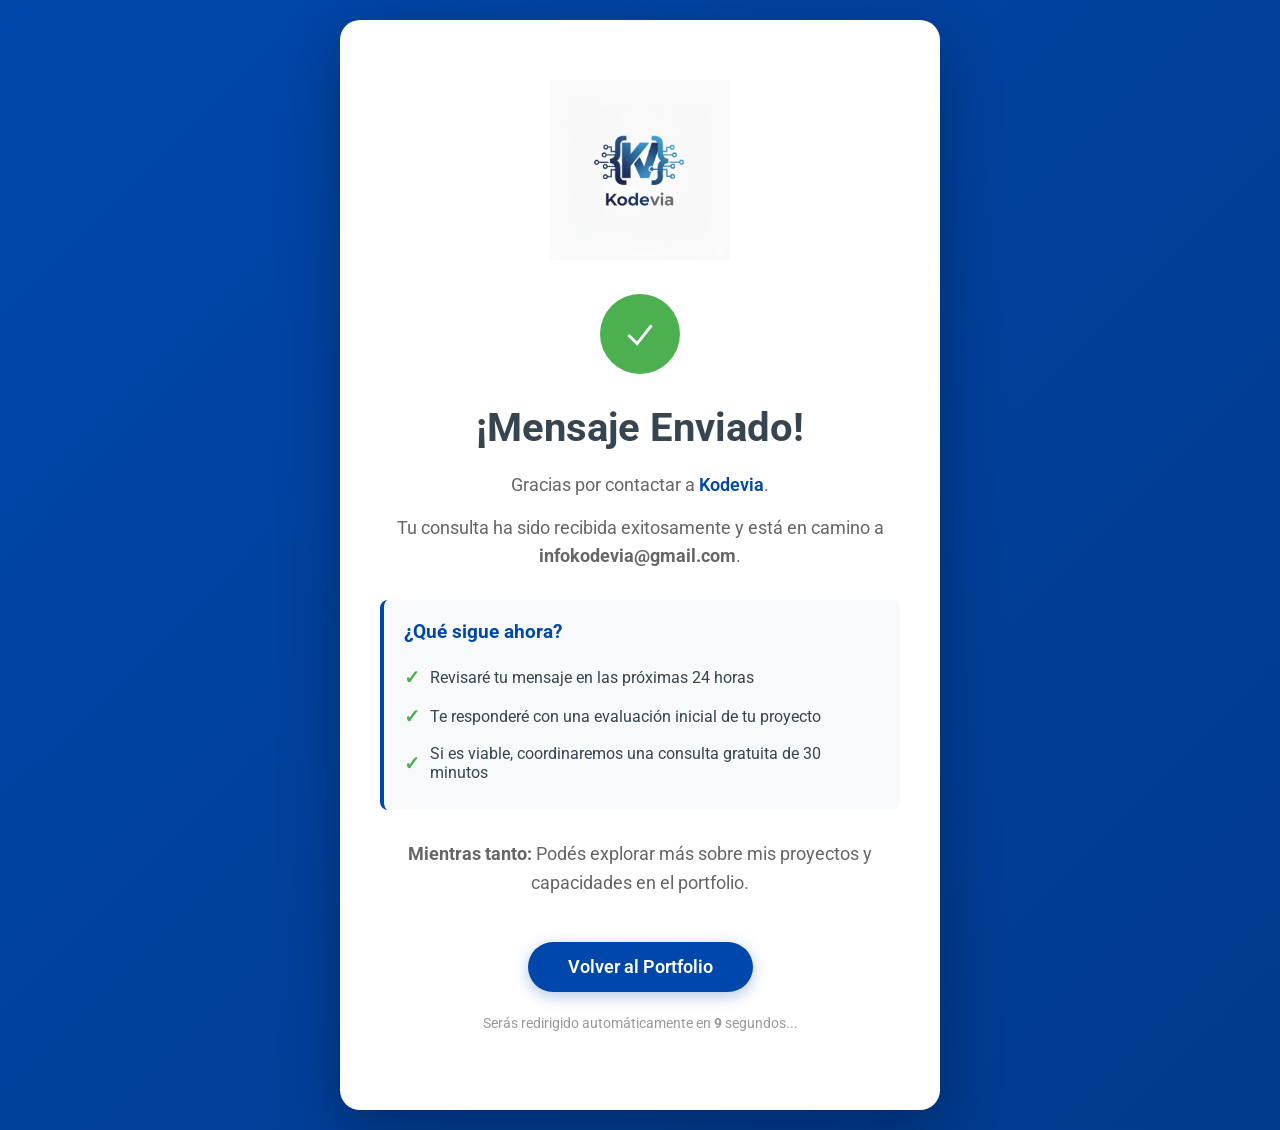
<file: frontend/gracias.html>
<!DOCTYPE html>
<html lang="es">
<head>
    <meta charset="UTF-8">
    <meta name="viewport" content="width=device-width, initial-scale=1.0">
    <title>¡Mensaje Enviado! - Kodevia</title>
    <link rel="preconnect" href="https://fonts.googleapis.com">
    <link rel="preconnect" href="https://fonts.gstatic.com" crossorigin>
    <link href="https://fonts.googleapis.com/css2?family=Roboto:wght@300;400;500;700&display=swap" rel="stylesheet">
    <style>
        :root {
            --color-kodevia-principal: #0047AB;
            --color-kodevia-texto-oscuro: #36454F;
            --color-kodevia-fondo-claro: #FFFFFF;
        }

        * {
            margin: 0;
            padding: 0;
            box-sizing: border-box;
        }

        body {
            font-family: 'Roboto', sans-serif;
            background: linear-gradient(135deg, var(--color-kodevia-principal) 0%, #003a8c 100%);
            min-height: 100vh;
            display: flex;
            align-items: center;
            justify-content: center;
            padding: 20px;
        }

        .container {
            background: white;
            border-radius: 20px;
            padding: 60px 40px;
            max-width: 600px;
            width: 100%;
            box-shadow: 0 20px 60px rgba(0, 0, 0, 0.3);
            text-align: center;
            animation: slideUp 0.6s ease;
        }

        @keyframes slideUp {
            from {
                opacity: 0;
                transform: translateY(30px);
            }
            to {
                opacity: 1;
                transform: translateY(0);
            }
        }

        .logo-container {
            text-align: center;
            margin-bottom: 30px;
            animation: fadeInDown 0.6s ease;
        }

        @keyframes fadeInDown {
            from {
                opacity: 0;
                transform: translateY(-20px);
            }
            to {
                opacity: 1;
                transform: translateY(0);
            }
        }

        .logo {
            width: 180px;
            height: auto;
            max-width: 100%;
        }

        .checkmark {
            width: 80px;
            height: 80px;
            border-radius: 50%;
            background: #4CAF50;
            display: flex;
            align-items: center;
            justify-content: center;
            margin: 0 auto 30px;
            animation: scaleIn 0.5s ease 0.3s both;
        }

        @keyframes scaleIn {
            from {
                transform: scale(0);
            }
            to {
                transform: scale(1);
            }
        }

        .checkmark svg {
            width: 50px;
            height: 50px;
            stroke: white;
            stroke-width: 3;
            fill: none;
            stroke-dasharray: 100;
            stroke-dashoffset: 100;
            animation: drawCheck 0.8s ease 0.6s forwards;
        }

        @keyframes drawCheck {
            to {
                stroke-dashoffset: 0;
            }
        }

        h1 {
            color: var(--color-kodevia-texto-oscuro);
            font-size: 2.5rem;
            margin-bottom: 20px;
            font-weight: 700;
        }

        p {
            color: #666;
            font-size: 1.1rem;
            line-height: 1.6;
            margin-bottom: 15px;
        }

        .highlight {
            color: var(--color-kodevia-principal);
            font-weight: 600;
        }

        .info-box {
            background: #f8f9fa;
            border-left: 4px solid var(--color-kodevia-principal);
            padding: 20px;
            margin: 30px 0;
            border-radius: 8px;
            text-align: left;
        }

        .info-box h3 {
            color: var(--color-kodevia-principal);
            font-size: 1.2rem;
            margin-bottom: 15px;
        }

        .info-box ul {
            list-style: none;
            padding: 0;
        }

        .info-box li {
            padding: 8px 0;
            color: var(--color-kodevia-texto-oscuro);
            display: flex;
            align-items: center;
            gap: 10px;
        }

        .info-box li::before {
            content: "✓";
            color: #4CAF50;
            font-weight: bold;
            font-size: 1.2rem;
        }

        .btn-volver {
            display: inline-block;
            background: var(--color-kodevia-principal);
            color: white;
            padding: 15px 40px;
            border-radius: 50px;
            text-decoration: none;
            font-weight: 600;
            font-size: 1.1rem;
            margin-top: 30px;
            transition: all 0.3s ease;
            box-shadow: 0 4px 15px rgba(0, 71, 171, 0.3);
        }

        .btn-volver:hover {
            background: #003a8c;
            transform: translateY(-2px);
            box-shadow: 0 6px 20px rgba(0, 71, 171, 0.4);
        }

        .countdown {
            font-size: 0.9rem;
            color: #999;
            margin-top: 20px;
        }

        @media (max-width: 600px) {
            .container {
                padding: 40px 25px;
            }

            .logo {
                width: 140px;
            }

            h1 {
                font-size: 2rem;
            }

            p {
                font-size: 1rem;
            }
        }
    </style>
</head>
<body>
    <div class="container">
        <!-- Logo de Kodevia -->
        <div class="logo-container">
            <img src="img/logo-kodevia.webp" alt="Kodevia Logo" class="logo">
        </div>

        <div class="checkmark">
            <svg viewBox="0 0 52 52">
                <path d="M14 27l9 9L38 17"/>
            </svg>
        </div>

        <h1>¡Mensaje Enviado!</h1>

        <p>
            Gracias por contactar a <span class="highlight">Kodevia</span>.
        </p>

        <p>
            Tu consulta ha sido recibida exitosamente y está en camino a
            <strong>infokodevia@gmail.com</strong>.
        </p>

        <div class="info-box">
            <h3>¿Qué sigue ahora?</h3>
            <ul>
                <li>Revisaré tu mensaje en las próximas 24 horas</li>
                <li>Te responderé con una evaluación inicial de tu proyecto</li>
                <li>Si es viable, coordinaremos una consulta gratuita de 30 minutos</li>
            </ul>
        </div>

        <p style="margin-top: 30px;">
            <strong>Mientras tanto:</strong> Podés explorar más sobre mis proyectos
            y capacidades en el portfolio.
        </p>

        <a href="index.html" class="btn-volver">Volver al Portfolio</a>

        <p class="countdown" id="countdown">
            Serás redirigido automáticamente en <strong>10</strong> segundos...
        </p>
    </div>

    <script>
        // Countdown y redirección automática
        let segundos = 10;
        const countdownElement = document.getElementById('countdown');

        const interval = setInterval(() => {
            segundos--;
            if (segundos <= 0) {
                clearInterval(interval);
                window.location.href = 'index.html';
            } else {
                countdownElement.innerHTML = `Serás redirigido automáticamente en <strong>${segundos}</strong> segundo${segundos !== 1 ? 's' : ''}...`;
            }
        }, 1000);
    </script>
</body>
</html>
</file>
<file: frontend/styles.css>
/* ==================== VARIABLES CSS ==================== */
:root {
  --color-kodevia-principal: #0047ab;
  --color-kodevia-texto-oscuro: #36454f;
  --color-kodevia-fondo-claro: #ffffff;
  --font-principal: "Roboto", sans-serif;
  --transicion-suave: all 0.3s ease;
}

/* ==================== RESET Y ESTILOS BASE ==================== */
* {
  margin: 0;
  padding: 0;
  box-sizing: border-box;
}

html {
  scroll-behavior: smooth;
  scroll-padding-top: 80px; /* Compensar altura del header sticky */
}

body {
  font-family: var(--font-principal);
  color: var(--color-kodevia-texto-oscuro);
  background-color: var(--color-kodevia-fondo-claro);
  line-height: 1.6;
}

/* Fix scroll offset para navegación con header sticky */
section {
  scroll-margin-top: 80px;
}

/* ==================== HEADER Y NAVEGACIÓN ==================== */
header {
  background-color: var(--color-kodevia-fondo-claro);
  box-shadow: 0 2px 10px rgba(0, 0, 0, 0.1);
  position: sticky;
  top: 0;
  z-index: 1000;
}

nav {
  display: flex;
  justify-content: space-between;
  align-items: center;
  padding: 1rem 5%;
  max-width: 1400px;
  margin: 0 auto;
}

.logo-container {
  display: flex;
  align-items: center;
  gap: 0.75rem;
}

.logo-container img {
  height: 40px;
  width: auto;
}

.logo-container h1 {
  font-size: 1.5rem;
  font-weight: 700;
  color: var(--color-kodevia-principal);
}

.nav-links {
  display: flex;
  list-style: none;
  gap: 2rem;
}

.nav-links a {
  text-decoration: none;
  color: var(--color-kodevia-texto-oscuro);
  font-weight: 500;
  transition: var(--transicion-suave);
  position: relative;
}

.nav-links a::after {
  content: "";
  position: absolute;
  width: 0;
  height: 2px;
  bottom: -5px;
  left: 0;
  background-color: var(--color-kodevia-principal);
  transition: var(--transicion-suave);
}

.nav-links a:hover::after {
  width: 100%;
}

/* Menú Hamburguesa */
.menu-toggle {
  display: none;
  flex-direction: column;
  cursor: pointer;
  gap: 5px;
}

.menu-toggle span {
  width: 28px;
  height: 3px;
  background-color: var(--color-kodevia-principal);
  transition: var(--transicion-suave);
}

.menu-toggle.active span:nth-child(1) {
  transform: rotate(45deg) translate(8px, 8px);
}

.menu-toggle.active span:nth-child(2) {
  opacity: 0;
}

.menu-toggle.active span:nth-child(3) {
  transform: rotate(-45deg) translate(7px, -7px);
}

/* ==================== SECCIÓN HERO ==================== */
#inicio {
  min-height: 90vh;
  display: flex;
  align-items: center;
  justify-content: center;
  padding: 2rem 5%;
  position: relative;
  overflow: hidden;
}

/* Slideshow de imágenes de fondo */
.hero-slideshow {
  position: absolute;
  top: 0;
  left: 0;
  width: 100%;
  height: 100%;
  z-index: 1;
}

.hero-slide {
  position: absolute;
  top: 0;
  left: 0;
  width: 100%;
  height: 100%;
  background-size: cover;
  background-position: center;
  background-repeat: no-repeat;
  opacity: 0;
  transition: opacity 1.5s ease-in-out;
}

.hero-slide.active {
  opacity: 1;
}

/* Overlay oscuro para mejorar legibilidad del texto */
.hero-overlay {
  position: absolute;
  top: 0;
  left: 0;
  width: 100%;
  height: 100%;
  background: linear-gradient(
    135deg,
    rgba(0, 71, 171, 0.7) 0%,
    rgba(0, 0, 0, 0.5) 100%
  );
  z-index: 2;
}

.hero-content {
  max-width: 900px;
  text-align: center;
  position: relative;
  z-index: 3;
}

.hero-content h2 {
  font-size: 3rem;
  font-weight: 700;
  color: var(--color-kodevia-fondo-claro);
  margin-bottom: 1.5rem;
  text-shadow: 2px 2px 4px rgba(0, 0, 0, 0.3);
}

.hero-content p {
  font-size: 1.25rem;
  margin-bottom: 2.5rem;
  line-height: 1.8;
  color: var(--color-kodevia-fondo-claro);
  text-shadow: 1px 1px 3px rgba(0, 0, 0, 0.3);
}

.cta-buttons {
  display: flex;
  gap: 1.5rem;
  justify-content: center;
  flex-wrap: wrap;
  margin-bottom: 1.5rem;
}

.btn-primary,
.btn-secondary {
  padding: 0.9rem 2rem;
  font-size: 1rem;
  font-weight: 500;
  border: none;
  border-radius: 5px;
  cursor: pointer;
  transition: var(--transicion-suave);
  text-decoration: none;
  display: inline-flex;
  align-items: center;
  justify-content: center;
}

.btn-primary {
  background-color: var(--color-kodevia-principal);
  color: var(--color-kodevia-fondo-claro);
  box-shadow: 0 4px 15px rgba(0, 71, 171, 0.3);
}

.btn-primary:hover {
  background-color: #003580;
  transform: translateY(-2px);
  box-shadow: 0 6px 20px rgba(0, 71, 171, 0.4);
}

.btn-secondary {
  background-color: transparent;
  color: var(--color-kodevia-principal);
  border: 2px solid var(--color-kodevia-principal);
}

.btn-secondary:hover {
  background-color: var(--color-kodevia-principal);
  color: var(--color-kodevia-fondo-claro);
}

.hero-guarantee {
  font-size: 0.95rem;
  color: var(--color-kodevia-fondo-claro);
  text-shadow: 1px 1px 3px rgba(0, 0, 0, 0.3);
  margin: 0;
  opacity: 0.95;
  font-weight: 500;
}

/* ==================== SECCIÓN STACK TECNOLÓGICO ==================== */
#stack {
  padding: 5rem 5%;
  max-width: 1400px;
  margin: 0 auto;
}

.section-title {
  font-size: 2.5rem;
  font-weight: 700;
  color: var(--color-kodevia-principal);
  text-align: center;
  margin-bottom: 3rem;
}

.tech-groups {
  display: grid;
  grid-template-columns: repeat(auto-fit, minmax(280px, 1fr));
  gap: 2rem;
  margin-bottom: 3rem;
}

.tech-group {
  position: relative;
  background-color: var(--color-kodevia-fondo-claro);
  padding: 2rem;
  border-radius: 15px;
  box-shadow: 0 8px 20px rgba(0, 0, 0, 0.1);
  transition: all 0.4s cubic-bezier(0.4, 0, 0.2, 1);
  overflow: hidden;
  cursor: pointer;
  min-height: 120px;
}

/* Imagen de fondo con blur */
.tech-group-bg {
  position: absolute;
  top: 0;
  left: 0;
  width: 100%;
  height: 100%;
  background-size: cover;
  background-position: center;
  filter: blur(1.5px);
  opacity: 0.7;
  transition: all 0.4s ease;
  z-index: 1;
}

.tech-group::before {
  content: "";
  position: absolute;
  top: 0;
  left: 0;
  width: 100%;
  height: 100%;
  background: linear-gradient(
    135deg,
    rgba(255, 255, 255, 0.45) 0%,
    rgba(255, 255, 255, 0.35) 100%
  );
  z-index: 2;
  transition: all 0.4s ease;
}

/* Header de la tarjeta */
.tech-group-header {
  position: relative;
  z-index: 3;
  display: flex;
  justify-content: space-between;
  align-items: center;
  margin-bottom: 0;
  transition: margin-bottom 0.4s ease;
}

.tech-group h3 {
  font-size: 1.5rem;
  color: var(--color-kodevia-principal);
  font-weight: 700;
  margin: 0;
  text-shadow: 1px 1px 2px rgba(255, 255, 255, 0.8);
}

/* Icono de expansión */
.tech-expand-icon {
  font-size: 1.2rem;
  color: var(--color-kodevia-principal);
  transition: transform 0.4s ease;
  opacity: 0.7;
}

/* Tags ocultos por defecto */
.tech-tags {
  position: relative;
  z-index: 3;
  display: flex;
  flex-wrap: wrap;
  gap: 0.75rem;
  max-height: 0;
  opacity: 0;
  overflow: hidden;
  transition: all 0.4s ease;
  margin-top: 0;
}

.tech-tag {
  background-color: var(--color-kodevia-principal);
  color: var(--color-kodevia-fondo-claro);
  padding: 0.6rem 1.2rem;
  border-radius: 25px;
  font-size: 0.9rem;
  font-weight: 600;
  box-shadow: 0 2px 8px rgba(0, 71, 171, 0.2);
  transition: all 0.3s ease;
}

.tech-tag:hover {
  transform: translateY(-2px);
  box-shadow: 0 4px 12px rgba(0, 71, 171, 0.3);
}

/* Estado hover en desktop */
@media (hover: hover) {
  .tech-group:hover {
    transform: translateY(-8px) scale(1.02);
    box-shadow: 0 12px 30px rgba(0, 71, 171, 0.15);
  }

  .tech-group:hover .tech-group-bg {
    filter: blur(2px);
    opacity: 0.85;
  }

  .tech-group:hover::before {
    background: linear-gradient(
      135deg,
      rgba(255, 255, 255, 0.5) 0%,
      rgba(255, 255, 255, 0.4) 100%
    );
  }

  .tech-group:hover .tech-group-header {
    margin-bottom: 1.5rem;
  }

  .tech-group:hover .tech-expand-icon {
    transform: rotate(180deg);
    opacity: 1;
  }

  .tech-group:hover .tech-tags {
    max-height: 500px;
    opacity: 1;
    margin-top: 0.5rem;
  }
}

/* Estado expandido con click (mobile y desktop) */
.tech-group.expanded {
  transform: translateY(-8px) scale(1.02);
  box-shadow: 0 12px 30px rgba(0, 71, 171, 0.15);
}

.tech-group.expanded .tech-group-bg {
  filter: blur(2px);
  opacity: 0.85;
}

.tech-group.expanded::before {
  background: linear-gradient(
    135deg,
    rgba(255, 255, 255, 0.5) 0%,
    rgba(255, 255, 255, 0.4) 100%
  );
}

.tech-group.expanded .tech-group-header {
  margin-bottom: 1.5rem;
}

.tech-group.expanded .tech-expand-icon {
  transform: rotate(180deg);
  opacity: 1;
}

.tech-group.expanded .tech-tags {
  max-height: 500px;
  opacity: 1;
  margin-top: 0.5rem;
}

.about-text {
  max-width: 900px;
  margin: 0 auto;
  padding: 2rem;
  background-color: #f8f9fa;
  border-radius: 10px;
  text-align: center;
  line-height: 1.8;
}

.about-profile {
  display: flex;
  align-items: flex-start;
  gap: 2.5rem;
  margin-bottom: 1.5rem;
  text-align: left;
}

.profile-photo {
  width: 180px;
  height: 180px;
  border-radius: 50%;
  object-fit: cover;
  flex-shrink: 0;
  box-shadow: 0 8px 25px rgba(0, 71, 171, 0.2);
  border: 5px solid white;
}

.profile-intro {
  flex: 1;
}

.profile-intro p {
  margin: 0;
}

.about-logo {
  text-align: center;
  margin-top: 2rem;
}

.about-logo img {
  max-width: 300px;
  width: 100%;
  height: auto;
}

/* ==================== SECCIÓN CV ==================== */
#cv {
  padding: 5rem 5%;
  max-width: 1000px;
  margin: 0 auto;
  text-align: center;
}

.cv-description {
  font-size: 1.1rem;
  color: var(--color-kodevia-texto-oscuro);
  max-width: 700px;
  margin: 0 auto 3rem auto;
  line-height: 1.8;
}

.cv-buttons {
  display: flex;
  gap: 2rem;
  justify-content: center;
  flex-wrap: wrap;
}

.btn-cv {
  display: inline-flex;
  align-items: center;
  gap: 0.75rem;
  padding: 1.2rem 2.5rem;
  font-size: 1.1rem;
  font-weight: 600;
  border-radius: 8px;
  text-decoration: none;
  transition: var(--transicion-suave);
  box-shadow: 0 4px 15px rgba(0, 71, 171, 0.2);
  cursor: pointer;
}

.btn-cv svg {
  flex-shrink: 0;
}

.btn-cv-spanish {
  background-color: var(--color-kodevia-principal);
  color: var(--color-kodevia-fondo-claro);
}

.btn-cv-spanish:hover {
  background-color: #003580;
  transform: translateY(-3px);
  box-shadow: 0 6px 20px rgba(0, 71, 171, 0.3);
}

.btn-cv-english {
  background-color: transparent;
  color: var(--color-kodevia-principal);
  border: 2px solid var(--color-kodevia-principal);
}

.btn-cv-english:hover {
  background-color: var(--color-kodevia-principal);
  color: var(--color-kodevia-fondo-claro);
  transform: translateY(-3px);
  box-shadow: 0 6px 20px rgba(0, 71, 171, 0.3);
}

/* ==================== SECCIÓN SERVICIOS ==================== */
#servicios {
  padding: 5rem 5%;
  background-color: #ffffff;
}

.servicios-container {
  max-width: 1400px;
  margin: 0 auto;
}

.servicios-subtitle {
  text-align: center;
  font-size: 1.15rem;
  color: var(--color-kodevia-texto-oscuro);
  max-width: 700px;
  margin: 0 auto 4rem auto;
  line-height: 1.8;
}

.servicios-grid {
  display: grid;
  grid-template-columns: repeat(auto-fit, minmax(320px, 1fr));
  gap: 2.5rem;
  margin-bottom: 3rem;
}

.servicio-card {
  background: #ffffff;
  border: 2px solid #e8e8e8;
  border-radius: 15px;
  padding: 2.5rem;
  transition: all 0.4s ease;
  position: relative;
  display: flex;
  flex-direction: column;
}

.servicio-card:hover {
  transform: translateY(-8px);
  box-shadow: 0 12px 35px rgba(0, 71, 171, 0.15);
  border-color: var(--color-kodevia-principal);
}

/* Card destacada (más elegido) */
.servicio-card.destacado {
  border: 3px solid var(--color-kodevia-principal);
  box-shadow: 0 8px 25px rgba(0, 71, 171, 0.12);
  transform: scale(1.02);
}

.servicio-card.destacado:hover {
  transform: translateY(-8px) scale(1.02);
  box-shadow: 0 15px 40px rgba(0, 71, 171, 0.2);
}

/* Ribbon "Más elegido" */
.servicio-ribbon {
  position: absolute;
  top: 20px;
  right: -5px;
  background: linear-gradient(135deg, var(--color-kodevia-principal), #0066cc);
  color: white;
  padding: 0.5rem 1.2rem;
  font-size: 0.75rem;
  font-weight: 700;
  letter-spacing: 0.5px;
  box-shadow: 0 4px 10px rgba(0, 71, 171, 0.3);
}

.servicio-ribbon::before {
  content: "";
  position: absolute;
  bottom: -5px;
  right: 0;
  width: 0;
  height: 0;
  border-left: 5px solid transparent;
  border-right: 5px solid #003580;
  border-bottom: 5px solid transparent;
}

.servicio-header {
  text-align: center;
  margin-bottom: 1.5rem;
}

.servicio-header h3 {
  font-size: 1.6rem;
  color: var(--color-kodevia-texto-oscuro);
  margin-bottom: 0.5rem;
}

.servicio-badge {
  display: inline-block;
  background-color: #f0f8ff;
  color: var(--color-kodevia-principal);
  padding: 0.3rem 0.8rem;
  border-radius: 20px;
  font-size: 0.85rem;
  font-weight: 600;
}

.servicio-precio {
  text-align: center;
  margin-bottom: 2rem;
  padding-bottom: 2rem;
  border-bottom: 2px solid #f0f0f0;
}

.precio-monto {
  display: block;
  font-size: 2.5rem;
  font-weight: 700;
  color: var(--color-kodevia-principal);
  line-height: 1.2;
}

.precio-periodo {
  display: block;
  font-size: 0.95rem;
  color: #595959;
  margin-top: 0.3rem;
}

.servicio-features {
  list-style: none;
  margin-bottom: 2rem;
  flex-grow: 1;
}

.servicio-features li {
  padding: 0.7rem 0;
  color: var(--color-kodevia-texto-oscuro);
  font-size: 0.95rem;
  line-height: 1.6;
  border-bottom: 1px solid #f5f5f5;
}

.servicio-features li:last-child {
  border-bottom: none;
}

.servicio-tiempo {
  text-align: center;
  padding: 1rem;
  background-color: #f8f9fa;
  border-radius: 8px;
  margin-bottom: 1.5rem;
  font-size: 0.95rem;
  color: var(--color-kodevia-texto-oscuro);
}

.servicio-tiempo strong {
  color: var(--color-kodevia-principal);
}

.btn-servicio {
  display: block;
  width: 100%;
  padding: 1rem 2rem;
  background-color: var(--color-kodevia-principal);
  color: white;
  text-align: center;
  text-decoration: none;
  border-radius: 8px;
  font-weight: 600;
  font-size: 1rem;
  transition: all 0.3s ease;
  border: none;
  cursor: pointer;
}

.btn-servicio:hover {
  background-color: #003580;
  transform: translateY(-2px);
  box-shadow: 0 6px 20px rgba(0, 71, 171, 0.3);
}

.servicio-card.destacado .btn-servicio {
  background: linear-gradient(135deg, var(--color-kodevia-principal), #0066cc);
  box-shadow: 0 4px 15px rgba(0, 71, 171, 0.2);
}

.servicio-card.destacado .btn-servicio:hover {
  background: linear-gradient(135deg, #003580, #0047ab);
  box-shadow: 0 6px 20px rgba(0, 71, 171, 0.35);
}

.servicios-nota {
  background-color: #fff8e6;
  border-left: 4px solid #ffc107;
  padding: 1.5rem 2rem;
  border-radius: 8px;
  margin-top: 2rem;
  max-width: 900px;
  margin-left: auto;
  margin-right: auto;
}

.servicios-nota p {
  margin: 0;
  color: var(--color-kodevia-texto-oscuro);
  line-height: 1.7;
  font-size: 0.95rem;
}

/* ==================== SECCIÓN TESTIMONIOS ==================== */
#testimonios {
  padding: 5rem 5%;
  background-color: #f8f9fa;
}

.testimonios-container {
  max-width: 1400px;
  margin: 0 auto;
}

.testimonios-subtitle {
  text-align: center;
  font-size: 1.1rem;
  color: var(--color-kodevia-texto-oscuro);
  max-width: 700px;
  margin: -1rem auto 3rem auto;
  line-height: 1.8;
}

.testimonios-grid {
  display: grid;
  grid-template-columns: repeat(auto-fit, minmax(320px, 1fr));
  gap: 2.5rem;
  margin-top: 3rem;
}

.testimonio-card {
  background-color: var(--color-kodevia-fondo-claro);
  border-radius: 15px;
  padding: 2.5rem;
  box-shadow: 0 4px 15px rgba(0, 0, 0, 0.08);
  transition: var(--transicion-suave);
  position: relative;
}

.testimonio-card:hover {
  transform: translateY(-8px);
  box-shadow: 0 8px 25px rgba(0, 71, 171, 0.15);
}

.testimonio-rating {
  font-size: 1.5rem;
  color: #ffb800;
  margin-bottom: 1.5rem;
  letter-spacing: 2px;
}

.testimonio-texto {
  font-size: 1rem;
  line-height: 1.8;
  color: var(--color-kodevia-texto-oscuro);
  margin-bottom: 2rem;
  font-style: italic;
  position: relative;
}

.testimonio-texto::before {
  content: '"';
  font-size: 4rem;
  color: var(--color-kodevia-principal);
  opacity: 0.15;
  position: absolute;
  top: -20px;
  left: -10px;
  font-family: Georgia, serif;
}

.testimonio-autor {
  display: flex;
  align-items: center;
  gap: 1rem;
  padding-top: 1.5rem;
  border-top: 2px solid #e0e0e0;
}

.testimonio-info {
  text-align: right;
  flex: 1;
}

.testimonio-avatar {
  width: 60px;
  height: 60px;
  border-radius: 50%;
  background: linear-gradient(
    135deg,
    var(--color-kodevia-principal) 0%,
    #0066cc 100%
  );
  display: flex;
  align-items: center;
  justify-content: center;
  flex-shrink: 0;
}

.testimonio-avatar span {
  color: white;
  font-weight: 700;
  font-size: 1.2rem;
  letter-spacing: 1px;
}

.testimonio-info h4,
.testimonio-nombre {
  font-size: 1.1rem;
  color: var(--color-kodevia-principal);
  margin-bottom: 0.25rem;
  font-weight: 600;
}

.testimonio-info p {
  font-size: 0.9rem;
  color: #666;
  margin: 0;
}

/* ==================== SECCIÓN CÓMO TRABAJO (PROCESO) ==================== */
#proceso {
  padding: 5rem 5%;
  background-color: #ffffff;
}

.proceso-container {
  max-width: 1200px;
  margin: 0 auto;
}

.proceso-subtitle {
  text-align: center;
  font-size: 1.15rem;
  color: var(--color-kodevia-texto-oscuro);
  max-width: 700px;
  margin: 0 auto 4rem auto;
  line-height: 1.8;
}

.proceso-timeline {
  position: relative;
  padding-left: 0;
}

/* Línea vertical conectora en desktop */
@media (min-width: 769px) {
  .proceso-timeline::before {
    content: "";
    position: absolute;
    left: 50px;
    top: 0;
    bottom: 0;
    width: 3px;
    background: linear-gradient(
      180deg,
      var(--color-kodevia-principal) 0%,
      #0066cc 50%,
      var(--color-kodevia-principal) 100%
    );
  }
}

.proceso-step {
  display: flex;
  gap: 2.5rem;
  margin-bottom: 3rem;
  position: relative;
}

.proceso-numero {
  flex-shrink: 0;
  width: 100px;
  height: 100px;
  background: linear-gradient(135deg, var(--color-kodevia-principal), #0066cc);
  border-radius: 50%;
  display: flex;
  align-items: center;
  justify-content: center;
  box-shadow: 0 8px 20px rgba(0, 71, 171, 0.25);
  position: relative;
  z-index: 2;
  transition: all 0.3s ease;
}

.proceso-step:hover .proceso-numero {
  transform: scale(1.1);
  box-shadow: 0 12px 30px rgba(0, 71, 171, 0.35);
}

.proceso-numero span {
  font-size: 2rem;
  font-weight: 700;
  color: white;
}

.proceso-contenido {
  flex-grow: 1;
  background-color: #f8f9fa;
  padding: 2rem 2.5rem;
  border-radius: 12px;
  border-left: 4px solid var(--color-kodevia-principal);
  transition: all 0.3s ease;
}

.proceso-step:hover .proceso-contenido {
  background-color: #ffffff;
  box-shadow: 0 8px 25px rgba(0, 71, 171, 0.1);
  transform: translateX(8px);
}

.proceso-contenido h3 {
  color: var(--color-kodevia-principal);
  font-size: 1.5rem;
  margin-bottom: 1rem;
  font-weight: 600;
}

.proceso-contenido p {
  color: var(--color-kodevia-texto-oscuro);
  line-height: 1.7;
  margin-bottom: 1.5rem;
  font-size: 1rem;
}

.proceso-detalles {
  display: flex;
  flex-wrap: wrap;
  gap: 0.75rem;
}

.proceso-tag {
  display: inline-block;
  background-color: white;
  color: var(--color-kodevia-texto-oscuro);
  padding: 0.5rem 1rem;
  border-radius: 20px;
  font-size: 0.875rem;
  font-weight: 500;
  border: 1px solid #e0e0e0;
  transition: all 0.2s ease;
}

.proceso-tag:hover {
  border-color: var(--color-kodevia-principal);
  background-color: #f0f8ff;
}

/* ==================== SECCIÓN PROYECTOS ==================== */
#proyectos {
  padding: 5rem 5%;
  background-color: var(--color-kodevia-fondo-claro);
}

.proyectos-container {
  max-width: 1400px;
  margin: 0 auto;
}

.proyectos-grid {
  display: grid;
  grid-template-columns: repeat(auto-fit, minmax(320px, 1fr));
  gap: 2.5rem;
  margin-top: 3rem;
}

.proyecto-card {
  background-color: var(--color-kodevia-fondo-claro);
  border-radius: 10px;
  padding: 0;
  box-shadow: 0 4px 15px rgba(0, 0, 0, 0.08);
  transition: var(--transicion-suave);
  overflow: hidden;
}

.proyecto-card:hover {
  transform: translateY(-8px);
  box-shadow: 0 8px 25px rgba(0, 0, 0, 0.15);
}

.proyecto-imagen {
  position: relative;
  width: 100%;
  height: 220px;
  overflow: hidden;
}

.proyecto-imagen img {
  width: 100%;
  height: 100%;
  object-fit: cover;
  transition: transform 0.5s ease;
}

.proyecto-card:hover .proyecto-imagen img {
  transform: scale(1.08);
}

.proyecto-overlay {
  position: absolute;
  top: 0;
  left: 0;
  right: 0;
  bottom: 0;
  background: linear-gradient(
    180deg,
    rgba(0, 0, 0, 0) 0%,
    rgba(0, 0, 0, 0.6) 100%
  );
  display: flex;
  align-items: flex-end;
  padding: 1.5rem;
}

.proyecto-label {
  background-color: rgba(0, 71, 171, 0.95);
  color: white;
  padding: 0.5rem 1rem;
  border-radius: 5px;
  font-size: 0.85rem;
  font-weight: 600;
  text-transform: uppercase;
  letter-spacing: 0.5px;
}

.proyecto-card > * {
  padding-left: 2rem;
  padding-right: 2rem;
}

.proyecto-card > .proyecto-imagen {
  padding: 0;
}

.proyecto-card h3 {
  padding-top: 1.5rem;
}

.proyecto-resultado {
  background-color: #f0f8ff;
  padding: 0.75rem 1rem !important;
  border-left: 4px solid var(--color-kodevia-principal);
  font-size: 0.95rem;
  margin: 1rem 2rem !important;
  border-radius: 5px;
}

.proyecto-card h3 {
  font-size: 1.5rem;
  color: var(--color-kodevia-principal);
  margin-bottom: 1rem;
  font-weight: 600;
}

.proyecto-card p {
  margin-bottom: 1.5rem;
  line-height: 1.7;
}

.proyecto-tags {
  display: flex;
  flex-wrap: wrap;
  gap: 0.5rem;
  margin-bottom: 1.5rem;
}

.proyecto-tag {
  background-color: var(--color-kodevia-principal);
  color: var(--color-kodevia-fondo-claro);
  padding: 0.4rem 0.9rem;
  border-radius: 15px;
  font-size: 0.85rem;
  font-weight: 500;
}

.btn-github {
  display: flex;
  align-items: center;
  justify-content: center;
  gap: 0.5rem;
  flex: 0 0 calc(50% - 8px);
  width: calc(50% - 8px);
  padding: 14px 24px;
  background-color: #24292e;
  color: var(--color-kodevia-fondo-claro);
  text-decoration: none;
  border-radius: 8px;
  font-size: 0.95rem;
  font-weight: 600;
  transition: var(--transicion-suave);
  box-shadow: 0 2px 8px rgba(36, 41, 46, 0.2);
  text-align: center;
  white-space: nowrap;
  min-height: 52px;
}

.btn-github svg {
  flex-shrink: 0;
}

.btn-github:hover {
  background-color: #1a1e22;
  transform: translateY(-2px);
  box-shadow: 0 4px 12px rgba(36, 41, 46, 0.3);
}

/* ==================== SECCIÓN FAQ ==================== */
#faq {
  padding: 5rem 5%;
  background-color: #f8f9fa;
}

.faq-container {
  max-width: 1000px;
  margin: 0 auto;
}

.faq-subtitle {
  text-align: center;
  font-size: 1.15rem;
  color: var(--color-kodevia-texto-oscuro);
  max-width: 700px;
  margin: 0 auto 4rem auto;
  line-height: 1.8;
}

.faq-grid {
  display: grid;
  gap: 1.5rem;
}

.faq-item {
  background-color: white;
  border-radius: 12px;
  overflow: hidden;
  box-shadow: 0 2px 8px rgba(0, 0, 0, 0.05);
  transition: all 0.3s ease;
}

.faq-item:hover {
  box-shadow: 0 6px 20px rgba(0, 71, 171, 0.1);
}

.faq-question {
  width: 100%;
  display: flex;
  justify-content: space-between;
  align-items: center;
  padding: 1.5rem 2rem;
  background-color: white;
  border: none;
  cursor: pointer;
  text-align: left;
  font-size: 1.1rem;
  font-weight: 600;
  color: var(--color-kodevia-texto-oscuro);
  transition: all 0.3s ease;
}

.faq-question:hover {
  color: var(--color-kodevia-principal);
}

.faq-question span:first-child {
  flex-grow: 1;
  padding-right: 1rem;
}

.faq-icon {
  flex-shrink: 0;
  width: 30px;
  height: 30px;
  display: flex;
  align-items: center;
  justify-content: center;
  background-color: var(--color-kodevia-principal);
  color: white;
  border-radius: 50%;
  font-size: 1.5rem;
  font-weight: 300;
  transition: all 0.3s ease;
}

.faq-item.active .faq-icon {
  transform: rotate(45deg);
  background-color: #003580;
}

.faq-item.active .faq-question {
  color: var(--color-kodevia-principal);
}

.faq-answer {
  max-height: 0;
  overflow: hidden;
  transition: max-height 0.4s ease, padding 0.4s ease;
}

.faq-item.active .faq-answer {
  max-height: 500px;
  padding: 0 2rem 1.5rem 2rem;
}

.faq-answer p {
  color: var(--color-kodevia-texto-oscuro);
  line-height: 1.8;
  font-size: 1rem;
  margin: 0;
}

.faq-answer strong {
  color: var(--color-kodevia-principal);
}

/* ==================== SECCIÓN CONTACTO ==================== */
#contacto {
  padding: 5rem 5%;
  background-color: #ffffff;
}

.contacto-intro {
  text-align: center;
  margin-bottom: 3rem;
  max-width: 800px;
  margin-left: auto;
  margin-right: auto;
}

.contacto-descripcion {
  font-size: 1.15rem;
  color: var(--color-kodevia-texto-oscuro);
  line-height: 1.8;
  margin-top: 1rem;
}

.contacto-contenedor {
  display: grid;
  grid-template-columns: 1fr 1.2fr;
  gap: 4rem;
  max-width: 1400px;
  margin: 0 auto;
}

/* Columna izquierda - Beneficios */
.contacto-beneficios {
  background-color: #f8f9fa;
  padding: 2.5rem;
  border-radius: 15px;
  height: fit-content;
}

.contacto-beneficios h3 {
  color: var(--color-kodevia-principal);
  font-size: 1.4rem;
  margin-bottom: 1.5rem;
}

.contacto-beneficios ul {
  list-style: none;
  margin-bottom: 2.5rem;
}

.contacto-beneficios li {
  padding: 1rem 0;
  border-bottom: 1px solid #e0e0e0;
  display: flex;
  align-items: flex-start;
  gap: 1rem;
}

.contacto-beneficios li:last-child {
  border-bottom: none;
}

.beneficio-icono {
  flex-shrink: 0;
  width: 28px;
  height: 28px;
  background-color: var(--color-kodevia-principal);
  color: white;
  border-radius: 50%;
  display: flex;
  align-items: center;
  justify-content: center;
  font-weight: 700;
  font-size: 1rem;
}

.contacto-beneficios strong {
  color: var(--color-kodevia-principal);
}

.contacto-directo {
  background-color: white;
  padding: 1.5rem;
  border-radius: 10px;
  border: 2px solid var(--color-kodevia-principal);
}

.contacto-directo h4 {
  color: var(--color-kodevia-texto-oscuro);
  font-size: 1.1rem;
  margin-bottom: 1rem;
}

.contacto-directo p {
  margin: 0.75rem 0;
  font-size: 0.95rem;
}

.contacto-directo a {
  color: var(--color-kodevia-principal);
  text-decoration: none;
  font-weight: 600;
}

.contacto-directo a:hover {
  text-decoration: underline;
}

.contacto-directo .ubicacion {
  margin-top: 1.5rem;
  padding-top: 1rem;
  border-top: 1px solid #e0e0e0;
  color: var(--color-kodevia-texto-oscuro);
}

.contacto-directo small {
  color: #595959;
}

/* Columna derecha - Formulario */
.formulario-contacto {
  background-color: white;
  padding: 2.5rem;
  border-radius: 15px;
  box-shadow: 0 8px 25px rgba(0, 71, 171, 0.1);
  border: 2px solid #f0f0f0;
}

.form-group {
  margin-bottom: 1.5rem;
}

.form-group label {
  display: block;
  margin-bottom: 0.5rem;
  font-weight: 600;
  color: var(--color-kodevia-texto-oscuro);
  font-size: 0.95rem;
}

.form-group input,
.form-group textarea,
.form-group select {
  width: 100%;
  padding: 0.9rem 1.2rem;
  border: 2px solid #e0e0e0;
  border-radius: 8px;
  font-family: var(--font-principal);
  font-size: 1rem;
  transition: all 0.3s ease;
  background-color: white;
}

.form-group input:focus,
.form-group textarea:focus,
.form-group select:focus {
  outline: none;
  border-color: var(--color-kodevia-principal);
  box-shadow: 0 0 0 3px rgba(0, 71, 171, 0.1);
}

.form-group select {
  cursor: pointer;
  appearance: none;
  background-image: url("data:image/svg+xml,%3Csvg xmlns='http://www.w3.org/2000/svg' width='12' height='12' viewBox='0 0 12 12'%3E%3Cpath fill='%23333' d='M6 9L1 4h10z'/%3E%3C/svg%3E");
  background-repeat: no-repeat;
  background-position: right 1rem center;
  padding-right: 3rem;
}

.form-group textarea {
  resize: vertical;
  min-height: 120px;
  line-height: 1.6;
}

.form-help {
  display: block;
  margin-top: 0.5rem;
  font-size: 0.85rem;
  color: #595959;
  font-style: italic;
}

.form-privacidad {
  margin: 1.5rem 0;
  padding: 1rem;
  background-color: #f8f9fa;
  border-radius: 8px;
}

.form-privacidad label {
  display: flex;
  align-items: flex-start;
  gap: 0.75rem;
  cursor: pointer;
  font-size: 0.9rem;
  color: var(--color-kodevia-texto-oscuro);
  line-height: 1.6;
}

.form-privacidad input[type="checkbox"] {
  width: auto;
  margin-top: 0.25rem;
  flex-shrink: 0;
  cursor: pointer;
}

.btn-submit {
  width: 100%;
  padding: 1.2rem 2rem;
  background: linear-gradient(135deg, var(--color-kodevia-principal), #0066cc);
  color: white;
  border: none;
  border-radius: 8px;
  font-size: 1.1rem;
  font-weight: 600;
  cursor: pointer;
  transition: all 0.3s ease;
  display: flex;
  align-items: center;
  justify-content: center;
  gap: 0.75rem;
  box-shadow: 0 4px 15px rgba(0, 71, 171, 0.25);
}

.btn-submit svg {
  flex-shrink: 0;
}

.btn-submit:hover {
  background: linear-gradient(135deg, #003580, #0047ab);
  transform: translateY(-2px);
  box-shadow: 0 6px 20px rgba(0, 71, 171, 0.35);
}

.form-garantia {
  text-align: center;
  margin-top: 1.5rem;
  font-size: 0.9rem;
  color: var(--color-kodevia-texto-oscuro);
  font-weight: 500;
}

/* ==================== FOOTER ==================== */
footer {
  background-color: var(--color-kodevia-texto-oscuro);
  color: var(--color-kodevia-fondo-claro);
  text-align: center;
  padding: 2rem 5%;
}

footer p {
  margin: 0;
}

/* ==================== BOTÓN FLOTANTE WHATSAPP ==================== */
.whatsapp-float {
  position: fixed;
  bottom: 30px;
  right: 30px;
  background: linear-gradient(135deg, #25d366 0%, #128c7e 100%);
  color: white;
  width: 70px;
  height: 70px;
  border-radius: 50%;
  display: flex;
  align-items: center;
  justify-content: center;
  box-shadow: 0 6px 25px rgba(37, 211, 102, 0.4);
  transition: all 0.4s cubic-bezier(0.4, 0, 0.2, 1);
  z-index: 1000;
  text-decoration: none;
  overflow: hidden;
}

.whatsapp-float:hover {
  width: 200px;
  border-radius: 35px;
  box-shadow: 0 8px 30px rgba(37, 211, 102, 0.6);
  transform: translateY(-3px);
}

.whatsapp-float svg {
  flex-shrink: 0;
  transition: transform 0.3s ease;
}

.whatsapp-float:hover svg {
  transform: scale(1.1);
}

.whatsapp-text {
  font-size: 1rem;
  font-weight: 600;
  opacity: 0;
  white-space: nowrap;
  margin-left: 0;
  transition: all 0.3s ease;
  max-width: 0;
  overflow: hidden;
}

.whatsapp-float:hover .whatsapp-text {
  opacity: 1;
  margin-left: 10px;
  max-width: 120px;
}

/* Animación de pulso */
@keyframes whatsapp-pulse {
  0% {
    box-shadow: 0 6px 25px rgba(37, 211, 102, 0.4),
      0 0 0 0 rgba(37, 211, 102, 0.7);
  }
  50% {
    box-shadow: 0 6px 25px rgba(37, 211, 102, 0.4),
      0 0 0 10px rgba(37, 211, 102, 0);
  }
  100% {
    box-shadow: 0 6px 25px rgba(37, 211, 102, 0.4),
      0 0 0 0 rgba(37, 211, 102, 0);
  }
}

.whatsapp-float {
  animation: whatsapp-pulse 2s infinite;
}

.whatsapp-float:hover {
  animation: none;
}

/* ==================== RESPONSIVE DESIGN ==================== */
@media (max-width: 768px) {
  .menu-toggle {
    display: flex;
  }

  .nav-links {
    position: absolute;
    top: 100%;
    left: 0;
    right: 0;
    flex-direction: column;
    background-color: var(--color-kodevia-fondo-claro);
    box-shadow: 0 4px 10px rgba(0, 0, 0, 0.1);
    padding: 1.5rem 0;
    gap: 0;
    max-height: 0;
    overflow: hidden;
    transition: max-height 0.4s ease;
  }

  .nav-links.active {
    max-height: 400px;
  }

  .nav-links li {
    padding: 1rem 5%;
    border-bottom: 1px solid #e0e0e0;
  }

  .nav-links li:last-child {
    border-bottom: none;
  }

  .hero-content h2 {
    font-size: 2rem;
  }

  .hero-content p {
    font-size: 1.1rem;
  }

  .section-title {
    font-size: 2rem;
  }

  .proyectos-grid {
    grid-template-columns: 1fr;
  }

  .cta-buttons {
    flex-direction: column;
  }

  .btn-primary,
  .btn-secondary {
    width: 100%;
  }

  .cv-buttons {
    flex-direction: column;
    gap: 1.5rem;
  }

  .btn-cv {
    width: 100%;
    justify-content: center;
  }

  .about-profile {
    flex-direction: column;
    align-items: center;
    text-align: center;
  }

  .profile-photo {
    width: 150px;
    height: 150px;
  }

  .testimonios-grid {
    grid-template-columns: 1fr;
  }

  .whatsapp-float {
    bottom: 20px;
    right: 20px;
    width: 60px;
    height: 60px;
  }

  .whatsapp-float:hover {
    width: 60px;
    border-radius: 50%;
  }

  .whatsapp-float .whatsapp-text {
    display: none;
  }

  /* Nuevas secciones - Responsive 768px */
  .servicios-grid {
    grid-template-columns: 1fr;
    gap: 2rem;
  }

  .servicio-card.destacado {
    transform: scale(1);
  }

  .servicio-card.destacado:hover {
    transform: translateY(-8px);
  }

  .proceso-step {
    flex-direction: column;
    gap: 1.5rem;
  }

  .proceso-numero {
    width: 80px;
    height: 80px;
  }

  .proceso-numero span {
    font-size: 1.6rem;
  }

  .proceso-timeline::before {
    display: none;
  }

  .proceso-step:hover .proceso-contenido {
    transform: translateX(0);
  }

  .contacto-contenedor {
    grid-template-columns: 1fr;
    gap: 2.5rem;
  }

  .contacto-beneficios {
    order: 2;
  }

  .formulario-contacto {
    order: 1;
  }
}

@media (max-width: 480px) {
  nav {
    padding: 1rem 4%;
  }

  .logo-container h1 {
    font-size: 1.3rem;
  }

  .hero-content h2 {
    font-size: 1.7rem;
  }

  .section-title {
    font-size: 1.8rem;
  }

  .formulario-contacto {
    padding: 1.5rem;
  }

  .cv-description {
    font-size: 1rem;
  }

  .btn-cv {
    padding: 1rem 1.5rem;
    font-size: 1rem;
  }

  .profile-photo {
    width: 120px;
    height: 120px;
  }

  .testimonio-card {
    padding: 1.5rem;
  }

  .whatsapp-float {
    width: 55px;
    height: 55px;
    bottom: 15px;
    right: 15px;
  }

  .hero-guarantee {
    font-size: 0.85rem;
  }

  .btn-primary,
  .btn-secondary {
    font-size: 0.95rem;
    padding: 0.8rem 1.5rem;
  }

  /* Nuevas secciones - Responsive 480px */
  .servicio-card {
    padding: 2rem;
  }

  .precio-monto {
    font-size: 2rem;
  }

  .servicio-features li {
    font-size: 0.9rem;
  }

  .proceso-numero {
    width: 70px;
    height: 70px;
  }

  .proceso-numero span {
    font-size: 1.4rem;
  }

  .proceso-contenido {
    padding: 1.5rem;
  }

  .proceso-contenido h3 {
    font-size: 1.3rem;
  }

  .proceso-tag {
    font-size: 0.8rem;
    padding: 0.4rem 0.8rem;
  }

  .faq-question {
    padding: 1.2rem 1.5rem;
    font-size: 1rem;
  }

  .faq-item.active .faq-answer {
    padding: 0 1.5rem 1.2rem 1.5rem;
  }

  .contacto-beneficios,
  .formulario-contacto {
    padding: 1.5rem;
  }

  .contacto-beneficios li {
    font-size: 0.9rem;
  }

  .form-group input,
  .form-group textarea,
  .form-group select {
    padding: 0.8rem 1rem;
    font-size: 0.95rem;
  }
}

.proyecto-imagen {
  height: 180px;
}

/* ==================== CASOS DE ESTUDIO - MODALS ==================== */

/* Botón Ver Caso Completo */
.proyecto-actions {
  display: flex;
  gap: 16px;
  align-items: stretch;
  margin-top: 1.5rem;
  padding-bottom: 1.5rem;
  width: 100%;
}

.btn-ver-caso {
  flex: 0 0 calc(50% - 8px);
  width: calc(50% - 8px);
  padding: 14px 24px;
  background: var(--color-kodevia-principal);
  color: white;
  border: none;
  border-radius: 8px;
  font-size: 0.95rem;
  font-weight: 600;
  cursor: pointer;
  transition: all 0.3s ease;
  text-align: center;
  box-shadow: 0 2px 8px rgba(0, 71, 171, 0.2);
  white-space: nowrap;
  min-height: 52px;
  display: flex;
  align-items: center;
  justify-content: center;
}

.btn-ver-caso:hover {
  background: #003a8c;
  transform: translateY(-2px);
  box-shadow: 0 6px 20px rgba(0, 71, 171, 0.3);
}

/* Modal Overlay */
.caso-modal {
  display: none;
  position: fixed;
  z-index: 9999;
  left: 0;
  top: 0;
  width: 100%;
  height: 100%;
  overflow: auto;
  background-color: rgba(0, 0, 0, 0.85);
  animation: fadeIn 0.3s ease;
}

.caso-modal.active {
  display: block;
}

@keyframes fadeIn {
  from {
    opacity: 0;
  }
  to {
    opacity: 1;
  }
}

/* Modal Content */
.caso-modal-content {
  position: relative;
  background-color: #ffffff;
  margin: 2% auto;
  padding: 0;
  width: 90%;
  max-width: 1200px;
  border-radius: 12px;
  box-shadow: 0 10px 60px rgba(0, 0, 0, 0.3);
  animation: slideIn 0.4s ease;
}

@keyframes slideIn {
  from {
    transform: translateY(-50px);
    opacity: 0;
  }
  to {
    transform: translateY(0);
    opacity: 1;
  }
}

/* Close Button */
.caso-modal-close {
  position: absolute;
  right: 20px;
  top: 20px;
  font-size: 36px;
  font-weight: 300;
  color: #ffffff;
  background: rgba(0, 0, 0, 0.5);
  border: none;
  width: 45px;
  height: 45px;
  border-radius: 50%;
  cursor: pointer;
  z-index: 10;
  transition: all 0.3s ease;
  display: flex;
  align-items: center;
  justify-content: center;
  line-height: 1;
}

.caso-modal-close:hover {
  background: rgba(0, 0, 0, 0.8);
  transform: rotate(90deg);
}

/* Header del Modal */
.caso-header {
  background: linear-gradient(
    135deg,
    var(--color-kodevia-principal) 0%,
    #003a8c 100%
  );
  color: white;
  padding: 40px;
  border-radius: 12px 12px 0 0;
  text-align: center;
}

.caso-header h2 {
  margin: 0 0 12px 0;
  font-size: 2.2rem;
  font-weight: 700;
}

.caso-subtitle {
  margin: 0;
  font-size: 1.15rem;
  opacity: 0.95;
  font-weight: 300;
}

/* Body del Modal */
.caso-body {
  padding: 40px;
  max-height: calc(100vh - 250px);
  overflow-y: auto;
}

.caso-body::-webkit-scrollbar {
  width: 10px;
}

.caso-body::-webkit-scrollbar-track {
  background: #f1f1f1;
}

.caso-body::-webkit-scrollbar-thumb {
  background: var(--color-kodevia-principal);
  border-radius: 5px;
}

/* Imagen Principal */
.caso-imagen-principal {
  margin: 0 0 40px 0;
  border-radius: 12px;
  overflow: hidden;
  box-shadow: 0 8px 30px rgba(0, 0, 0, 0.15);
}

.caso-imagen-principal img {
  width: 100%;
  height: auto;
  display: block;
}

/* Secciones del Caso */
.caso-section {
  margin-bottom: 40px;
}

.caso-section h3 {
  color: var(--color-kodevia-principal);
  font-size: 1.8rem;
  margin-bottom: 20px;
  border-bottom: 3px solid var(--color-kodevia-principal);
  padding-bottom: 10px;
}

.caso-section p {
  line-height: 1.8;
  color: var(--color-kodevia-texto-oscuro);
  font-size: 1.05rem;
  margin-bottom: 20px;
}

/* Lista de Problemas */
.caso-problema-lista {
  display: grid;
  grid-template-columns: repeat(auto-fit, minmax(250px, 1fr));
  gap: 20px;
  margin-top: 20px;
}

.caso-problema-item {
  background: #f8f9fa;
  padding: 20px;
  border-radius: 8px;
  border-left: 4px solid var(--color-kodevia-principal);
}

.problema-icon {
  font-size: 2rem;
  display: block;
  margin-bottom: 10px;
}

.caso-problema-item p {
  margin: 0;
  font-size: 0.95rem;
}

/* Features Grid */
.caso-features {
  display: grid;
  grid-template-columns: repeat(auto-fit, minmax(280px, 1fr));
  gap: 20px;
  margin-top: 20px;
}

.caso-feature {
  background: linear-gradient(135deg, #f8f9fa 0%, #e9ecef 100%);
  padding: 25px;
  border-radius: 12px;
  border: 1px solid #dee2e6;
  transition: all 0.3s ease;
}

.caso-feature:hover {
  transform: translateY(-5px);
  box-shadow: 0 10px 30px rgba(0, 71, 171, 0.15);
  border-color: var(--color-kodevia-principal);
}

.caso-feature h4 {
  color: var(--color-kodevia-principal);
  margin: 0 0 12px 0;
  font-size: 1.15rem;
}

.caso-feature p {
  margin: 0;
  font-size: 0.95rem;
  line-height: 1.6;
}

/* Métricas Grid */
.caso-metricas {
  background: linear-gradient(135deg, #f8f9fa 0%, #e3f2fd 100%);
  padding: 40px;
  border-radius: 12px;
  margin: 40px 0;
}

.metricas-grid {
  display: grid;
  grid-template-columns: repeat(auto-fit, minmax(200px, 1fr));
  gap: 25px;
  margin-top: 30px;
}

.metrica-card {
  background: white;
  padding: 30px 20px;
  border-radius: 12px;
  text-align: center;
  box-shadow: 0 4px 15px rgba(0, 0, 0, 0.1);
  transition: all 0.3s ease;
}

.metrica-card:hover {
  transform: translateY(-8px);
  box-shadow: 0 12px 30px rgba(0, 71, 171, 0.2);
}

.metrica-numero {
  font-size: 3rem;
  font-weight: 700;
  color: var(--color-kodevia-principal);
  margin-bottom: 10px;
  line-height: 1;
}

.metrica-label {
  font-size: 1rem;
  font-weight: 600;
  color: var(--color-kodevia-texto-oscuro);
  margin-bottom: 8px;
}

.metrica-detalle {
  font-size: 0.9rem;
  color: #6c757d;
}

/* Stack Técnico */
.caso-tech-stack {
  background: #f8f9fa;
  padding: 25px;
  border-radius: 8px;
  border-left: 4px solid var(--color-kodevia-principal);
}

.tech-item {
  padding: 12px 0;
  border-bottom: 1px solid #dee2e6;
  font-size: 1rem;
  line-height: 1.6;
}

.tech-item:last-child {
  border-bottom: none;
}

.tech-item strong {
  color: var(--color-kodevia-principal);
  display: inline-block;
  min-width: 140px;
}

/* Testimonio */
.caso-testimonio {
  background: linear-gradient(135deg, #e3f2fd 0%, #bbdefb 100%);
  padding: 40px;
  border-radius: 12px;
  position: relative;
}

.testimonio-content {
  position: relative;
  z-index: 1;
}

.testimonio-quote {
  font-size: 6rem;
  color: rgba(0, 71, 171, 0.15);
  position: absolute;
  top: 10px;
  left: 20px;
  font-family: Georgia, serif;
  line-height: 1;
  z-index: 0;
}

.testimonio-texto {
  font-size: 1.15rem;
  font-style: italic;
  line-height: 1.8;
  color: var(--color-kodevia-texto-oscuro);
  margin-bottom: 20px;
}

.testimonio-autor {
  text-align: right;
}

.testimonio-autor strong {
  display: block;
  color: var(--color-kodevia-principal);
  font-size: 1.1rem;
  margin-bottom: 5px;
}

.testimonio-autor span {
  display: block;
  color: #6c757d;
  font-size: 0.95rem;
}

/* Timeline */
.caso-timeline {
  position: relative;
  padding-left: 40px;
  margin-top: 30px;
}

.caso-timeline::before {
  content: "";
  position: absolute;
  left: 10px;
  top: 10px;
  bottom: 10px;
  width: 3px;
  background: linear-gradient(
    180deg,
    var(--color-kodevia-principal) 0%,
    #64b5f6 100%
  );
}

.timeline-item {
  position: relative;
  margin-bottom: 30px;
  padding-left: 20px;
}

.timeline-punto {
  position: absolute;
  left: -34px;
  top: 5px;
  width: 20px;
  height: 20px;
  background: var(--color-kodevia-principal);
  border: 4px solid white;
  border-radius: 50%;
  box-shadow: 0 0 0 3px rgba(0, 71, 171, 0.2);
}

.timeline-contenido {
  background: #f8f9fa;
  padding: 15px 20px;
  border-radius: 8px;
  border-left: 3px solid var(--color-kodevia-principal);
}

.timeline-contenido strong {
  color: var(--color-kodevia-principal);
  display: block;
  margin-bottom: 5px;
}

/* Lista de Aprendizajes */
.caso-lista-aprendizajes {
  list-style: none;
  padding: 0;
  margin: 20px 0 0 0;
}

.caso-lista-aprendizajes li {
  background: #f8f9fa;
  padding: 15px 20px;
  margin-bottom: 12px;
  border-radius: 8px;
  border-left: 4px solid var(--color-kodevia-principal);
  line-height: 1.6;
}

.caso-lista-aprendizajes strong {
  color: var(--color-kodevia-principal);
}

/* CTA del Modal */
.caso-cta {
  background: linear-gradient(
    135deg,
    var(--color-kodevia-principal) 0%,
    #1976d2 100%
  );
  color: white;
  padding: 40px;
  border-radius: 12px;
  text-align: center;
  margin-top: 40px;
}

.caso-cta h3 {
  color: white;
  margin: 0 0 12px 0;
  font-size: 1.8rem;
}

.caso-cta p {
  color: rgba(255, 255, 255, 0.95);
  margin-bottom: 25px;
  font-size: 1.05rem;
}

.caso-cta-btn {
  background: white;
  color: var(--color-kodevia-principal);
  padding: 14px 32px;
  font-weight: 600;
  display: inline-block;
  text-decoration: none;
  border-radius: 8px;
  transition: all 0.3s ease;
}

.caso-cta-btn:hover {
  transform: scale(1.05);
  box-shadow: 0 8px 25px rgba(255, 255, 255, 0.3);
}

/* Responsive Design para Modals */
@media (max-width: 768px) {
  .caso-modal-content {
    width: 95%;
    margin: 5% auto;
  }

  .caso-header {
    padding: 30px 20px;
  }

  .caso-header h2 {
    font-size: 1.6rem;
  }

  .caso-subtitle {
    font-size: 1rem;
  }

  .caso-body {
    padding: 25px 20px;
    max-height: calc(100vh - 200px);
  }

  .caso-section h3 {
    font-size: 1.4rem;
  }

  .caso-problema-lista {
    grid-template-columns: 1fr;
    gap: 15px;
  }

  .caso-features {
    grid-template-columns: 1fr;
    gap: 15px;
  }

  .metricas-grid {
    grid-template-columns: repeat(2, 1fr);
    gap: 15px;
  }

  .metrica-numero {
    font-size: 2.2rem;
  }

  .caso-timeline {
    padding-left: 30px;
  }

  .caso-cta {
    padding: 30px 20px;
  }

  .caso-cta h3 {
    font-size: 1.4rem;
  }

  .caso-modal-close {
    right: 10px;
    top: 10px;
    width: 40px;
    height: 40px;
    font-size: 28px;
  }
}

@media (max-width: 480px) {
  .proyecto-actions {
    flex-direction: column;
  }

  .btn-ver-caso,
  .btn-github {
    width: 100%;
  }

  .metricas-grid {
    grid-template-columns: 1fr;
  }

  .caso-header h2 {
    font-size: 1.3rem;
  }
}

/* ==================== ANIMACIONES AVANZADAS ==================== */

/* Progress Bar de Lectura */
.reading-progress {
  position: fixed;
  top: 0;
  left: 0;
  width: 0%;
  height: 4px;
  background: linear-gradient(
    90deg,
    var(--color-kodevia-principal) 0%,
    #64b5f6 100%
  );
  z-index: 9998;
  transition: width 0.1s ease-out;
  box-shadow: 0 2px 10px rgba(0, 71, 171, 0.3);
}

/* Scroll Reveal Animations */
.reveal {
  opacity: 0;
  transform: translateY(50px);
  transition: opacity 0.8s ease-out, transform 0.8s ease-out;
}

.reveal.active {
  opacity: 1;
  transform: translateY(0);
}

/* Variantes de Reveal */
.reveal-left {
  opacity: 0;
  transform: translateX(-50px);
  transition: opacity 0.8s ease-out, transform 0.8s ease-out;
}

.reveal-left.active {
  opacity: 1;
  transform: translateX(0);
}

.reveal-right {
  opacity: 0;
  transform: translateX(50px);
  transition: opacity 0.8s ease-out, transform 0.8s ease-out;
}

.reveal-right.active {
  opacity: 1;
  transform: translateX(0);
}

.reveal-scale {
  opacity: 0;
  transform: scale(0.9);
  transition: opacity 0.8s ease-out, transform 0.8s ease-out;
}

.reveal-scale.active {
  opacity: 1;
  transform: scale(1);
}

/* Stagger Animation (delay incremental) */
.stagger-item {
  opacity: 0;
  transform: translateY(30px);
  transition: opacity 0.6s ease-out, transform 0.6s ease-out;
}

.stagger-item.active {
  opacity: 1;
  transform: translateY(0);
}

/* Delays para stagger (aplicados automáticamente por JS) */
.stagger-item:nth-child(1) {
  transition-delay: 0.1s;
}
.stagger-item:nth-child(2) {
  transition-delay: 0.2s;
}
.stagger-item:nth-child(3) {
  transition-delay: 0.3s;
}
.stagger-item:nth-child(4) {
  transition-delay: 0.4s;
}
.stagger-item:nth-child(5) {
  transition-delay: 0.5s;
}
.stagger-item:nth-child(6) {
  transition-delay: 0.6s;
}
.stagger-item:nth-child(7) {
  transition-delay: 0.7s;
}
.stagger-item:nth-child(8) {
  transition-delay: 0.8s;
}
.stagger-item:nth-child(9) {
  transition-delay: 0.9s;
}

/* Parallax Hero */
.hero-parallax {
  will-change: transform;
  transition: transform 0.1s ease-out;
}

/* Pulse Animation para CTAs */
@keyframes pulse-glow {
  0%,
  100% {
    box-shadow: 0 0 0 0 rgba(0, 71, 171, 0.7);
  }
  50% {
    box-shadow: 0 0 0 15px rgba(0, 71, 171, 0);
  }
}

.btn-primary:hover {
  animation: pulse-glow 1.5s infinite;
}

/* Shake Animation para errores */
@keyframes shake {
  0%,
  100% {
    transform: translateX(0);
  }
  10%,
  30%,
  50%,
  70%,
  90% {
    transform: translateX(-5px);
  }
  20%,
  40%,
  60%,
  80% {
    transform: translateX(5px);
  }
}

.shake {
  animation: shake 0.5s;
}

/* Floating Animation para elementos destacados */
@keyframes float {
  0%,
  100% {
    transform: translateY(0px);
  }
  50% {
    transform: translateY(-10px);
  }
}

.float-animation {
  animation: float 3s ease-in-out infinite;
}

/* Gradient Animation en hover */
@keyframes gradient-shift {
  0% {
    background-position: 0% 50%;
  }
  50% {
    background-position: 100% 50%;
  }
  100% {
    background-position: 0% 50%;
  }
}

.gradient-animated {
  background-size: 200% 200%;
  animation: gradient-shift 3s ease infinite;
}

/* Typing Animation para títulos */
@keyframes typing {
  from {
    width: 0;
  }
  to {
    width: 100%;
  }
}

@keyframes blink-caret {
  from,
  to {
    border-color: transparent;
  }
  50% {
    border-color: var(--color-kodevia-principal);
  }
}

.typing-effect {
  overflow: hidden;
  border-right: 3px solid var(--color-kodevia-principal);
  white-space: nowrap;
  animation: typing 3.5s steps(40, end), blink-caret 0.75s step-end infinite;
  animation-fill-mode: forwards;
}

/* Fade In Up para Section Titles */
.section-title {
  opacity: 0;
  transform: translateY(20px);
  transition: opacity 0.8s ease-out, transform 0.8s ease-out;
}

.section-title.active {
  opacity: 1;
  transform: translateY(0);
}

/* Smooth Hover Elevate */
.hover-elevate {
  transition: transform 0.3s ease, box-shadow 0.3s ease;
}

.hover-elevate:hover {
  transform: translateY(-8px);
  box-shadow: 0 15px 40px rgba(0, 71, 171, 0.2);
}

/* Number Counter Animation */
@keyframes countUp {
  from {
    opacity: 0;
    transform: translateY(20px);
  }
  to {
    opacity: 1;
    transform: translateY(0);
  }
}

.counter {
  animation: countUp 0.8s ease-out;
}

/* Backdrop Blur Animation */
.backdrop-blur-in {
  backdrop-filter: blur(0px);
  transition: backdrop-filter 0.5s ease;
}

.backdrop-blur-in.active {
  backdrop-filter: blur(10px);
}

/* Rotate In Animation */
@keyframes rotateIn {
  from {
    opacity: 0;
    transform: rotate(-180deg) scale(0.5);
  }
  to {
    opacity: 1;
    transform: rotate(0deg) scale(1);
  }
}

.rotate-in {
  animation: rotateIn 0.8s ease-out;
}

/* Bounce In Animation */
@keyframes bounceIn {
  0% {
    opacity: 0;
    transform: scale(0.3);
  }
  50% {
    opacity: 1;
    transform: scale(1.05);
  }
  70% {
    transform: scale(0.9);
  }
  100% {
    transform: scale(1);
  }
}

.bounce-in {
  animation: bounceIn 0.8s ease-out;
}

/* Slide In from sides */
@keyframes slideInLeft {
  from {
    opacity: 0;
    transform: translateX(-100px);
  }
  to {
    opacity: 1;
    transform: translateX(0);
  }
}

@keyframes slideInRight {
  from {
    opacity: 0;
    transform: translateX(100px);
  }
  to {
    opacity: 1;
    transform: translateX(0);
  }
}

.slide-in-left {
  animation: slideInLeft 0.8s ease-out;
}

.slide-in-right {
  animation: slideInRight 0.8s ease-out;
}

/* Loading Spinner */
@keyframes spin {
  to {
    transform: rotate(360deg);
  }
}

.spinner {
  width: 40px;
  height: 40px;
  border: 4px solid rgba(0, 71, 171, 0.2);
  border-top-color: var(--color-kodevia-principal);
  border-radius: 50%;
  animation: spin 0.8s linear infinite;
}

/* Shimmer Effect */
@keyframes shimmer {
  0% {
    background-position: -1000px 0;
  }
  100% {
    background-position: 1000px 0;
  }
}

.shimmer {
  background: linear-gradient(90deg, #f0f0f0 25%, #e0e0e0 50%, #f0f0f0 75%);
  background-size: 1000px 100%;
  animation: shimmer 2s infinite;
}

/* Glow Effect */
@keyframes glow {
  0%,
  100% {
    box-shadow: 0 0 5px rgba(0, 71, 171, 0.5);
  }
  50% {
    box-shadow: 0 0 20px rgba(0, 71, 171, 0.8), 0 0 30px rgba(0, 71, 171, 0.6);
  }
}

.glow-effect {
  animation: glow 2s ease-in-out infinite;
}

/* Accessibility: Respect prefers-reduced-motion */
@media (prefers-reduced-motion: reduce) {
  *,
  *::before,
  *::after {
    animation-duration: 0.01ms !important;
    animation-iteration-count: 1 !important;
    transition-duration: 0.01ms !important;
  }

  .reveal,
  .reveal-left,
  .reveal-right,
  .reveal-scale,
  .stagger-item {
    opacity: 1;
    transform: none;
  }

  .reading-progress {
    display: none;
  }
}

/* Performance Optimization */
.reveal,
.reveal-left,
.reveal-right,
.reveal-scale,
.stagger-item,
.hero-parallax {
  will-change: transform, opacity;
}

/* Reducir will-change después de la animación (manejado por JS) */
.reveal.animated,
.reveal-left.animated,
.reveal-right.animated,
.reveal-scale.animated,
.stagger-item.animated {
  will-change: auto;
}

/* Smooth Scroll para toda la página */
html {
  scroll-behavior: smooth;
}

@media (prefers-reduced-motion: reduce) {
  html {
    scroll-behavior: auto;
  }
}

/* ==================== SECCIÓN BLOG ==================== */
#blog {
  padding: 80px 5%;
  background: var(--color-kodevia-fondo-claro);
}

#blog .section-subtitle {
  text-align: center;
  color: var(--color-kodevia-texto-oscuro);
  font-size: 1.1rem;
  margin: -10px auto 50px;
  max-width: 700px;
  opacity: 0.85;
}

/* ========== CONTROLES DEL BLOG (Búsqueda y Filtros) ========== */
.blog-controls {
  max-width: 1200px;
  margin: 0 auto 40px;
  display: flex;
  flex-direction: column;
  gap: 20px;
}

/* Barra de búsqueda */
.blog-search-container {
  position: relative;
  max-width: 600px;
  margin: 0 auto;
  width: 100%;
}

.search-icon {
  position: absolute;
  left: 15px;
  top: 50%;
  transform: translateY(-50%);
  color: var(--color-kodevia-principal);
  pointer-events: none;
}

.blog-search-input {
  width: 100%;
  padding: 12px 20px 12px 45px;
  border: 2px solid #e0e0e0;
  border-radius: 50px;
  font-size: 1rem;
  font-family: "Roboto", sans-serif;
  transition: all 0.3s ease;
  background: #fff;
}

.blog-search-input:focus {
  outline: none;
  border-color: var(--color-kodevia-principal);
  box-shadow: 0 4px 12px rgba(0, 71, 171, 0.1);
}

.blog-search-input::placeholder {
  color: #999;
}

/* Botones de filtro */
.blog-filters {
  display: flex;
  flex-wrap: wrap;
  gap: 12px;
  justify-content: center;
  align-items: center;
}

.filter-btn {
  padding: 10px 20px;
  background: #fff;
  border: 2px solid #e0e0e0;
  border-radius: 50px;
  font-size: 0.95rem;
  font-weight: 500;
  color: var(--color-kodevia-texto-oscuro);
  cursor: pointer;
  transition: all 0.3s ease;
  font-family: "Roboto", sans-serif;
  display: flex;
  align-items: center;
  gap: 6px;
}

.filter-btn:hover {
  border-color: var(--color-kodevia-principal);
  color: var(--color-kodevia-principal);
  transform: translateY(-2px);
  box-shadow: 0 4px 8px rgba(0, 71, 171, 0.15);
}

.filter-btn.active {
  background: var(--color-kodevia-principal);
  border-color: var(--color-kodevia-principal);
  color: #fff;
}

.filter-count {
  font-size: 0.85rem;
  opacity: 0.8;
}

/* Mensaje de "No hay resultados" */
.blog-no-results {
  text-align: center;
  padding: 60px 20px;
  color: var(--color-kodevia-texto-oscuro);
  opacity: 0.7;
}

.blog-no-results svg {
  margin-bottom: 20px;
  opacity: 0.4;
}

.blog-no-results h3 {
  font-size: 1.5rem;
  margin-bottom: 10px;
  color: var(--color-kodevia-texto-oscuro);
}

.blog-no-results p {
  font-size: 1rem;
  color: #666;
}

/* Grid de artículos del blog */
.blog-grid {
  display: grid;
  grid-template-columns: repeat(auto-fit, minmax(320px, 1fr));
  gap: 30px;
  max-width: 1200px;
  margin: 0 auto;
  padding: 20px 0;
}

/* Tarjeta de artículo */
.blog-card {
  background: #fff;
  border-radius: 12px;
  overflow: hidden;
  box-shadow: 0 4px 6px rgba(0, 0, 0, 0.1);
  transition: all 0.3s ease;
  display: flex;
  flex-direction: column;
  height: 100%;
}

.blog-card:hover {
  transform: translateY(-8px);
  box-shadow: 0 12px 24px rgba(0, 71, 171, 0.15);
}

/* Header de la tarjeta (imagen y categoría) */
.blog-card-header {
  position: relative;
  width: 100%;
  height: 200px;
  overflow: hidden;
}

.blog-thumbnail {
  width: 100%;
  height: 100%;
  object-fit: cover;
  transition: transform 0.4s ease;
}

.blog-card:hover .blog-thumbnail {
  transform: scale(1.1);
}

.blog-category {
  position: absolute;
  top: 15px;
  right: 15px;
  background: var(--color-kodevia-principal);
  color: #fff;
  padding: 6px 14px;
  border-radius: 20px;
  font-size: 0.85rem;
  font-weight: 500;
  box-shadow: 0 2px 8px rgba(0, 71, 171, 0.3);
}

/* Contenido de la tarjeta */
.blog-card-content {
  padding: 25px;
  display: flex;
  flex-direction: column;
  flex-grow: 1;
}

.blog-date {
  color: var(--color-kodevia-principal);
  font-size: 0.9rem;
  font-weight: 500;
  margin-bottom: 12px;
  display: block;
}

.blog-title {
  font-size: 1.35rem;
  font-weight: 700;
  color: var(--color-kodevia-texto-oscuro);
  margin-bottom: 15px;
  line-height: 1.4;
  min-height: 60px;
}

.blog-excerpt {
  color: #666;
  font-size: 0.95rem;
  line-height: 1.6;
  margin-bottom: 20px;
  flex-grow: 1;
}

/* Metadata del artículo */
.blog-meta {
  display: flex;
  justify-content: space-between;
  align-items: center;
  margin-bottom: 20px;
  padding-top: 15px;
  border-top: 1px solid #eee;
  flex-wrap: wrap;
  gap: 10px;
}

.blog-read-time {
  display: flex;
  align-items: center;
  gap: 6px;
  color: #888;
  font-size: 0.9rem;
}

.blog-read-time svg {
  opacity: 0.7;
}

.blog-tags {
  color: #888;
  font-size: 0.85rem;
  font-style: italic;
}

/* Botón de leer más */
.btn-read-more {
  background: var(--color-kodevia-principal);
  color: #fff;
  border: none;
  padding: 12px 24px;
  border-radius: 6px;
  font-size: 0.95rem;
  font-weight: 500;
  cursor: pointer;
  transition: all 0.3s ease;
  display: flex;
  align-items: center;
  justify-content: center;
  gap: 8px;
  width: 100%;
}

.btn-read-more:hover {
  background: #003a8c;
  transform: translateX(5px);
}

.btn-read-more svg {
  transition: transform 0.3s ease;
}

.btn-read-more:hover svg {
  transform: translateX(5px);
}

/* Modal para vista completa del artículo */
.blog-modal {
  display: none;
  position: fixed;
  top: 0;
  left: 0;
  width: 100%;
  height: 100%;
  background: rgba(0, 0, 0, 0.85);
  z-index: 10000;
  overflow-y: auto;
  animation: fadeIn 0.3s ease;
}

.blog-modal.active {
  display: flex;
  align-items: flex-start;
  justify-content: center;
  padding: 40px 20px;
}

@keyframes fadeIn {
  from {
    opacity: 0;
  }
  to {
    opacity: 1;
  }
}

.blog-modal-content {
  background: #fff;
  max-width: 900px;
  width: 100%;
  border-radius: 12px;
  position: relative;
  animation: slideUp 0.4s ease;
  margin: 20px auto;
}

@keyframes slideUp {
  from {
    opacity: 0;
    transform: translateY(50px);
  }
  to {
    opacity: 1;
    transform: translateY(0);
  }
}

.blog-modal-close {
  position: absolute;
  top: 20px;
  right: 20px;
  background: rgba(0, 0, 0, 0.7);
  color: #fff;
  border: none;
  width: 40px;
  height: 40px;
  border-radius: 50%;
  cursor: pointer;
  display: flex;
  align-items: center;
  justify-content: center;
  transition: all 0.3s ease;
  z-index: 10;
}

.blog-modal-close:hover {
  background: var(--color-kodevia-principal);
  transform: rotate(90deg);
}

/* ========== NUEVAS FEATURES DEL MODAL ========== */

/* Reading Progress Bar */
.reading-progress-bar {
  position: fixed;
  top: 0;
  left: 0;
  width: 0%;
  height: 4px;
  background: linear-gradient(90deg, var(--color-kodevia-principal), #00a8ff);
  z-index: 10001;
  transition: width 0.1s ease;
  box-shadow: 0 2px 4px rgba(0, 71, 171, 0.3);
}

/* Header del modal con controles */
.blog-modal-header {
  position: sticky;
  top: 0;
  background: #fff;
  padding: 15px 20px;
  border-radius: 12px 12px 0 0;
  display: flex;
  align-items: center;
  justify-content: space-between;
  border-bottom: 1px solid #e0e0e0;
  z-index: 100;
}

/* Dark Mode Toggle */
.dark-mode-toggle {
  background: #f0f0f0;
  border: none;
  width: 44px;
  height: 44px;
  border-radius: 50%;
  cursor: pointer;
  display: flex;
  align-items: center;
  justify-content: center;
  transition: all 0.3s ease;
  margin-right: auto;
  margin-left: 60px;
}

.dark-mode-toggle:hover {
  background: #e0e0e0;
  transform: scale(1.1);
}

.dark-mode-toggle svg {
  transition: opacity 0.3s ease;
}

/* Share Buttons */
.blog-share-buttons {
  display: flex;
  gap: 10px;
  align-items: center;
}

.share-btn {
  background: #f0f0f0;
  border: none;
  width: 40px;
  height: 40px;
  border-radius: 50%;
  cursor: pointer;
  display: flex;
  align-items: center;
  justify-content: center;
  transition: all 0.3s ease;
  position: relative;
}

.share-btn:hover {
  transform: translateY(-3px);
  box-shadow: 0 4px 8px rgba(0, 0, 0, 0.15);
}

.share-btn:nth-child(1):hover {
  background: #0077b5; /* LinkedIn */
  color: #fff;
}

.share-btn:nth-child(1):hover svg {
  fill: #fff;
}

.share-btn:nth-child(2):hover {
  background: #1da1f2; /* Twitter */
  color: #fff;
}

.share-btn:nth-child(2):hover svg {
  fill: #fff;
}

.share-btn:nth-child(3):hover {
  background: #1877f2; /* Facebook */
  color: #fff;
}

.share-btn:nth-child(3):hover svg {
  fill: #fff;
}

.share-btn:nth-child(4):hover {
  background: var(--color-kodevia-principal); /* Copy Link */
  color: #fff;
}

.share-btn:nth-child(4):hover svg {
  fill: #fff;
}

/* Table of Contents */
.blog-toc {
  position: sticky;
  top: 80px;
  float: right;
  width: 250px;
  max-height: calc(100vh - 120px);
  overflow-y: auto;
  background: #f8f9fa;
  border-left: 3px solid var(--color-kodevia-principal);
  padding: 20px;
  margin: 20px 0 20px 30px;
  border-radius: 8px;
}

.blog-toc h4 {
  margin: 0 0 15px 0;
  font-size: 1.1rem;
  color: var(--color-kodevia-texto-oscuro);
  font-weight: 600;
}

.blog-toc nav {
  display: flex;
  flex-direction: column;
  gap: 8px;
}

.blog-toc a {
  color: var(--color-kodevia-texto-oscuro);
  text-decoration: none;
  padding: 8px 12px;
  border-radius: 6px;
  font-size: 0.9rem;
  transition: all 0.3s ease;
  display: block;
  line-height: 1.4;
}

.blog-toc a:hover {
  background: #fff;
  color: var(--color-kodevia-principal);
  padding-left: 16px;
}

.blog-toc a.active {
  background: var(--color-kodevia-principal);
  color: #fff;
  font-weight: 600;
}

.blog-toc a.toc-h3 {
  padding-left: 24px;
  font-size: 0.85rem;
  opacity: 0.9;
}

/* ========== DARK MODE STYLES ========== */
.blog-modal-content.dark-mode {
  background: #1a1a1a;
  color: #e0e0e0;
}

.blog-modal-content.dark-mode .blog-modal-header {
  background: #1a1a1a;
  border-bottom-color: #333;
}

.blog-modal-content.dark-mode .blog-modal-body {
  color: #e0e0e0;
}

.blog-modal-content.dark-mode .blog-modal-body h1,
.blog-modal-content.dark-mode .blog-modal-body h2,
.blog-modal-content.dark-mode .blog-modal-body h3 {
  color: #f0f0f0;
}

.blog-modal-content.dark-mode .blog-modal-body h2 {
  color: #4d9fff;
}

.blog-modal-content.dark-mode .blog-modal-body code {
  background: #2a2a2a;
  color: #ff79c6;
}

.blog-modal-content.dark-mode .blog-modal-body pre {
  background: #2a2a2a;
  border-color: #444;
  border-left-color: #4d9fff;
}

.blog-modal-content.dark-mode .blog-toc {
  background: #2a2a2a;
  border-left-color: #4d9fff;
}

.blog-modal-content.dark-mode .blog-toc h4 {
  color: #f0f0f0;
}

.blog-modal-content.dark-mode .blog-toc a {
  color: #e0e0e0;
}

.blog-modal-content.dark-mode .blog-toc a:hover {
  background: #333;
  color: #4d9fff;
}

.blog-modal-content.dark-mode .blog-toc a.active {
  background: #4d9fff;
  color: #fff;
}

.blog-modal-content.dark-mode .dark-mode-toggle {
  background: #2a2a2a;
}

.blog-modal-content.dark-mode .share-btn {
  background: #2a2a2a;
}

.blog-modal-content.dark-mode .share-btn svg {
  fill: #e0e0e0;
}

.blog-modal-body {
  padding: 60px 50px;
  color: var(--color-kodevia-texto-oscuro);
  line-height: 1.8;
}

.blog-modal-body h1 {
  font-size: 2.5rem;
  margin-bottom: 20px;
  color: var(--color-kodevia-texto-oscuro);
}

.blog-modal-body h2 {
  font-size: 1.8rem;
  margin-top: 40px;
  margin-bottom: 20px;
  color: var(--color-kodevia-principal);
}

.blog-modal-body h3 {
  font-size: 1.4rem;
  margin-top: 30px;
  margin-bottom: 15px;
  color: var(--color-kodevia-texto-oscuro);
}

.blog-modal-body p {
  margin-bottom: 20px;
  font-size: 1.05rem;
}

.blog-modal-body ul,
.blog-modal-body ol {
  margin: 20px 0;
  padding-left: 30px;
}

.blog-modal-body li {
  margin-bottom: 10px;
  font-size: 1.05rem;
}

.blog-modal-body code {
  background: #f5f5f5;
  padding: 2px 6px;
  border-radius: 4px;
  font-family: "Courier New", monospace;
  font-size: 0.9em;
  color: #c7254e;
}

.blog-modal-body pre {
  background: #f8f8f8;
  border: 1px solid #ddd;
  border-left: 4px solid var(--color-kodevia-principal);
  padding: 20px;
  border-radius: 6px;
  overflow-x: auto;
  margin: 25px 0;
}

.blog-modal-body pre code {
  background: none;
  padding: 0;
  color: inherit;
  font-size: 0.95rem;
  line-height: 1.6;
}

.blog-modal-body blockquote {
  border-left: 4px solid var(--color-kodevia-principal);
  padding: 15px 20px;
  margin: 25px 0;
  background: #f9f9f9;
  font-style: italic;
  color: #666;
}

.blog-modal-body img {
  max-width: 100%;
  height: auto;
  border-radius: 8px;
  margin: 30px 0;
  box-shadow: 0 4px 12px rgba(0, 0, 0, 0.1);
}

.blog-modal-body .article-meta {
  display: flex;
  gap: 20px;
  padding-bottom: 20px;
  margin-bottom: 30px;
  border-bottom: 2px solid #eee;
  font-size: 0.95rem;
  color: #888;
}

.blog-modal-body .article-meta span {
  display: flex;
  align-items: center;
  gap: 6px;
}

/* Responsive para Blog */
@media (max-width: 768px) {
  #blog {
    padding: 60px 4%;
  }

  .blog-grid {
    grid-template-columns: 1fr;
    gap: 25px;
  }

  .blog-card-header {
    height: 180px;
  }

  .blog-title {
    font-size: 1.2rem;
    min-height: auto;
  }

  .blog-modal-content {
    margin: 0;
    border-radius: 0;
    min-height: 100vh;
  }

  .blog-modal-body {
    padding: 80px 25px 40px;
  }

  .blog-modal-body h1 {
    font-size: 1.8rem;
  }

  .blog-modal-body h2 {
    font-size: 1.4rem;
  }

  .blog-modal-body h3 {
    font-size: 1.2rem;
  }

  .blog-modal-close {
    top: 15px;
    right: 15px;
  }

  /* Responsive para nuevas features */
  .blog-toc {
    display: none !important;
  }

  .blog-modal-header {
    flex-wrap: wrap;
    gap: 10px;
  }

  .blog-share-buttons {
    width: 100%;
    justify-content: center;
  }

  .dark-mode-toggle {
    margin-left: 0;
    margin-right: 0;
  }

  .blog-filters {
    gap: 8px;
  }

  .filter-btn {
    padding: 8px 16px;
    font-size: 0.9rem;
  }
}

@media (max-width: 480px) {
  .blog-card-content {
    padding: 20px;
  }

  .blog-meta {
    flex-direction: column;
    align-items: flex-start;
  }

  .blog-modal-body {
    padding: 70px 20px 30px;
  }

  .blog-search-input {
    font-size: 0.9rem;
    padding: 10px 18px 10px 40px;
  }

  .filter-btn {
    padding: 6px 12px;
    font-size: 0.85rem;
  }

  .filter-count {
    display: none;
  }

  .share-btn {
    width: 36px;
    height: 36px;
  }

  .dark-mode-toggle {
    width: 40px;
    height: 40px;
  }

  .blog-modal-header {
    padding: 10px 15px;
  }

  .blog-modal-close {
    width: 36px;
    height: 36px;
  }
}

/* ==================== SECCIÓN QUIÉNES SOMOS ==================== */
#quienes-somos {
  background-color: #f0f4ff;
  padding: 80px 5%;
}

.quienes-container {
  display: flex;
  align-items: center;
  gap: 60px;
  max-width: 1100px;
  margin: 0 auto;
}

.quienes-foto {
  flex-shrink: 0;
}

.quienes-foto .profile-photo {
  width: 260px;
  height: 260px;
  border-radius: 50%;
  object-fit: cover;
  border: 4px solid var(--color-kodevia-principal);
  box-shadow: 0 8px 30px rgba(0, 71, 171, 0.2);
}

.quienes-contenido {
  flex: 1;
}

.quienes-contenido p {
  color: var(--color-kodevia-texto-oscuro);
  line-height: 1.8;
  margin-bottom: 1rem;
}

.quienes-pilares {
  display: flex;
  gap: 24px;
  margin-top: 2rem;
}

.pilar {
  display: flex;
  flex-direction: column;
  align-items: center;
  text-align: center;
  background: white;
  border-radius: 12px;
  padding: 20px 16px;
  flex: 1;
  box-shadow: 0 2px 12px rgba(0, 71, 171, 0.08);
  border-top: 3px solid var(--color-kodevia-principal);
}

.pilar-icono {
  font-size: 1.8rem;
  margin-bottom: 8px;
}

.pilar strong {
  color: var(--color-kodevia-principal);
  font-size: 0.95rem;
  margin-bottom: 4px;
}

.pilar span {
  color: #666;
  font-size: 0.82rem;
  line-height: 1.4;
}

@media (max-width: 768px) {
  .quienes-container {
    flex-direction: column;
    text-align: center;
    gap: 32px;
  }

  .quienes-contenido .section-title {
    text-align: center !important;
  }

  .quienes-pilares {
    flex-direction: column;
  }
}
</file>
